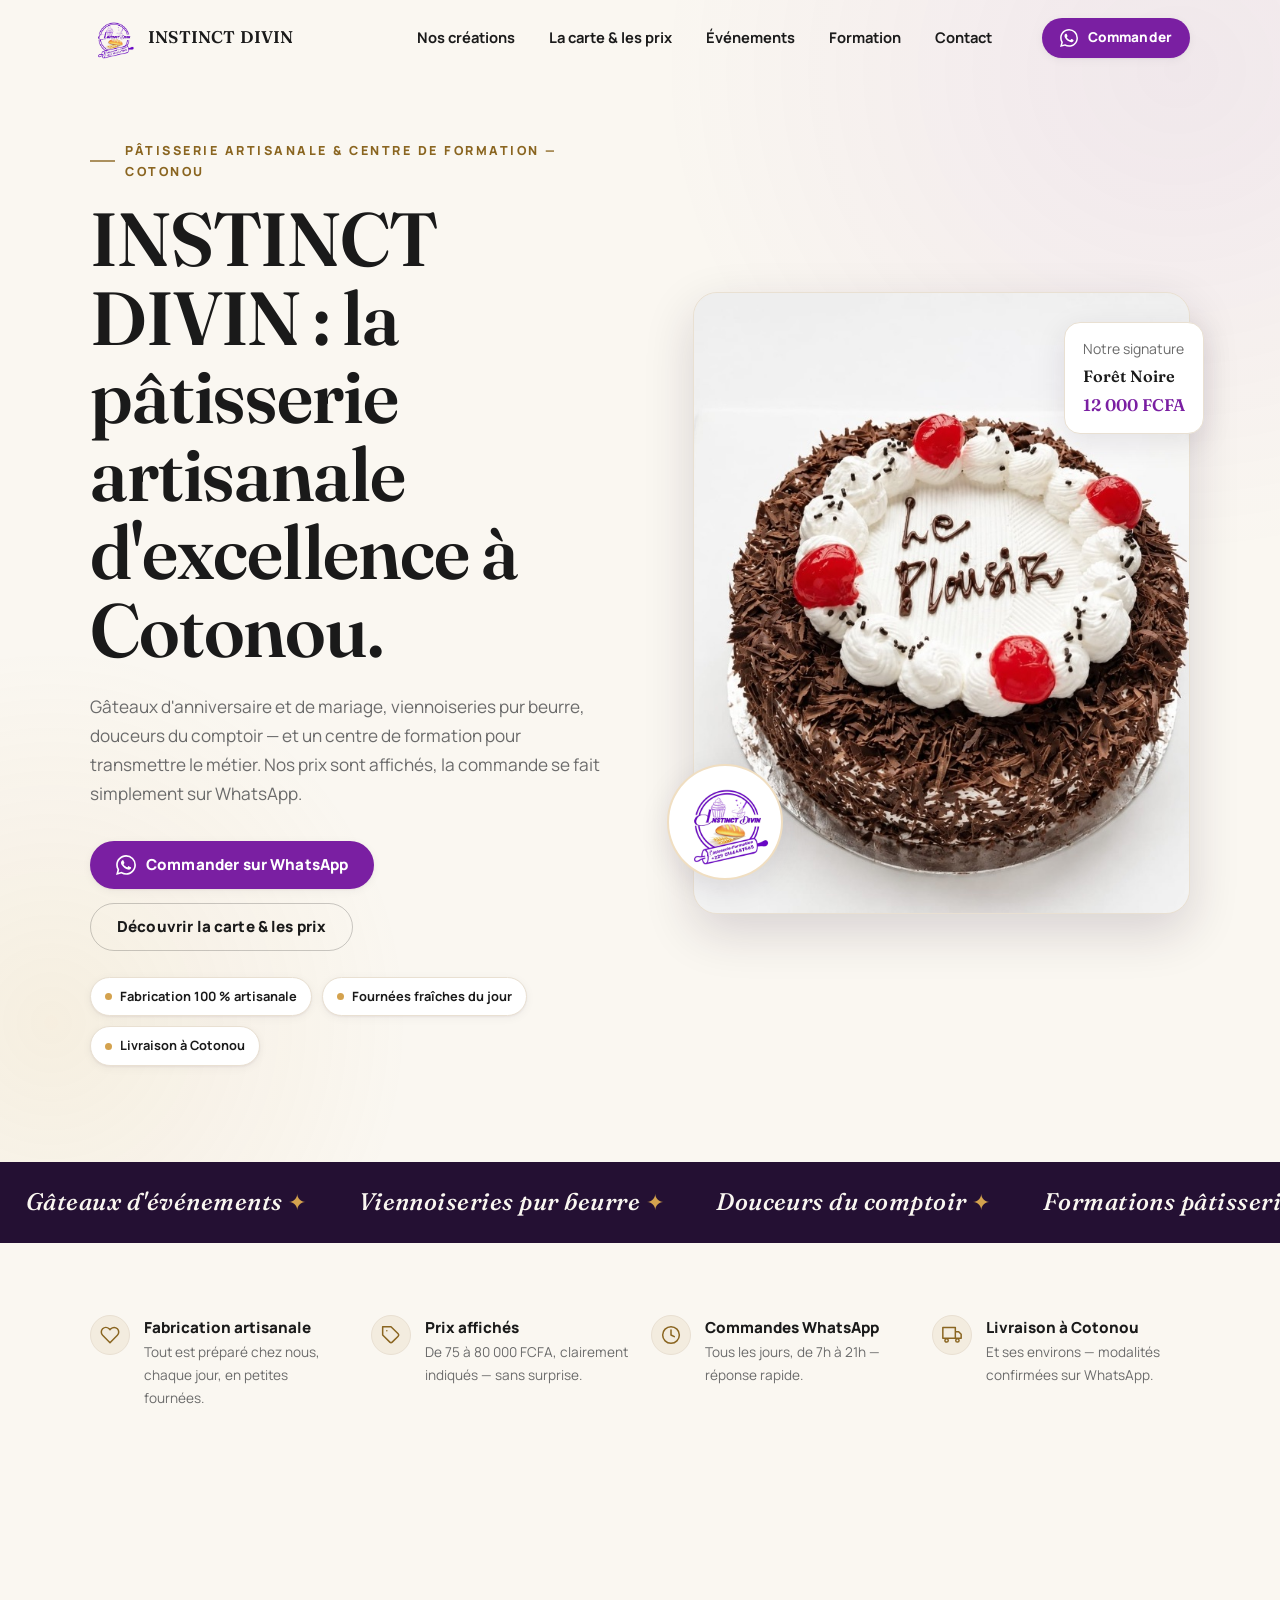
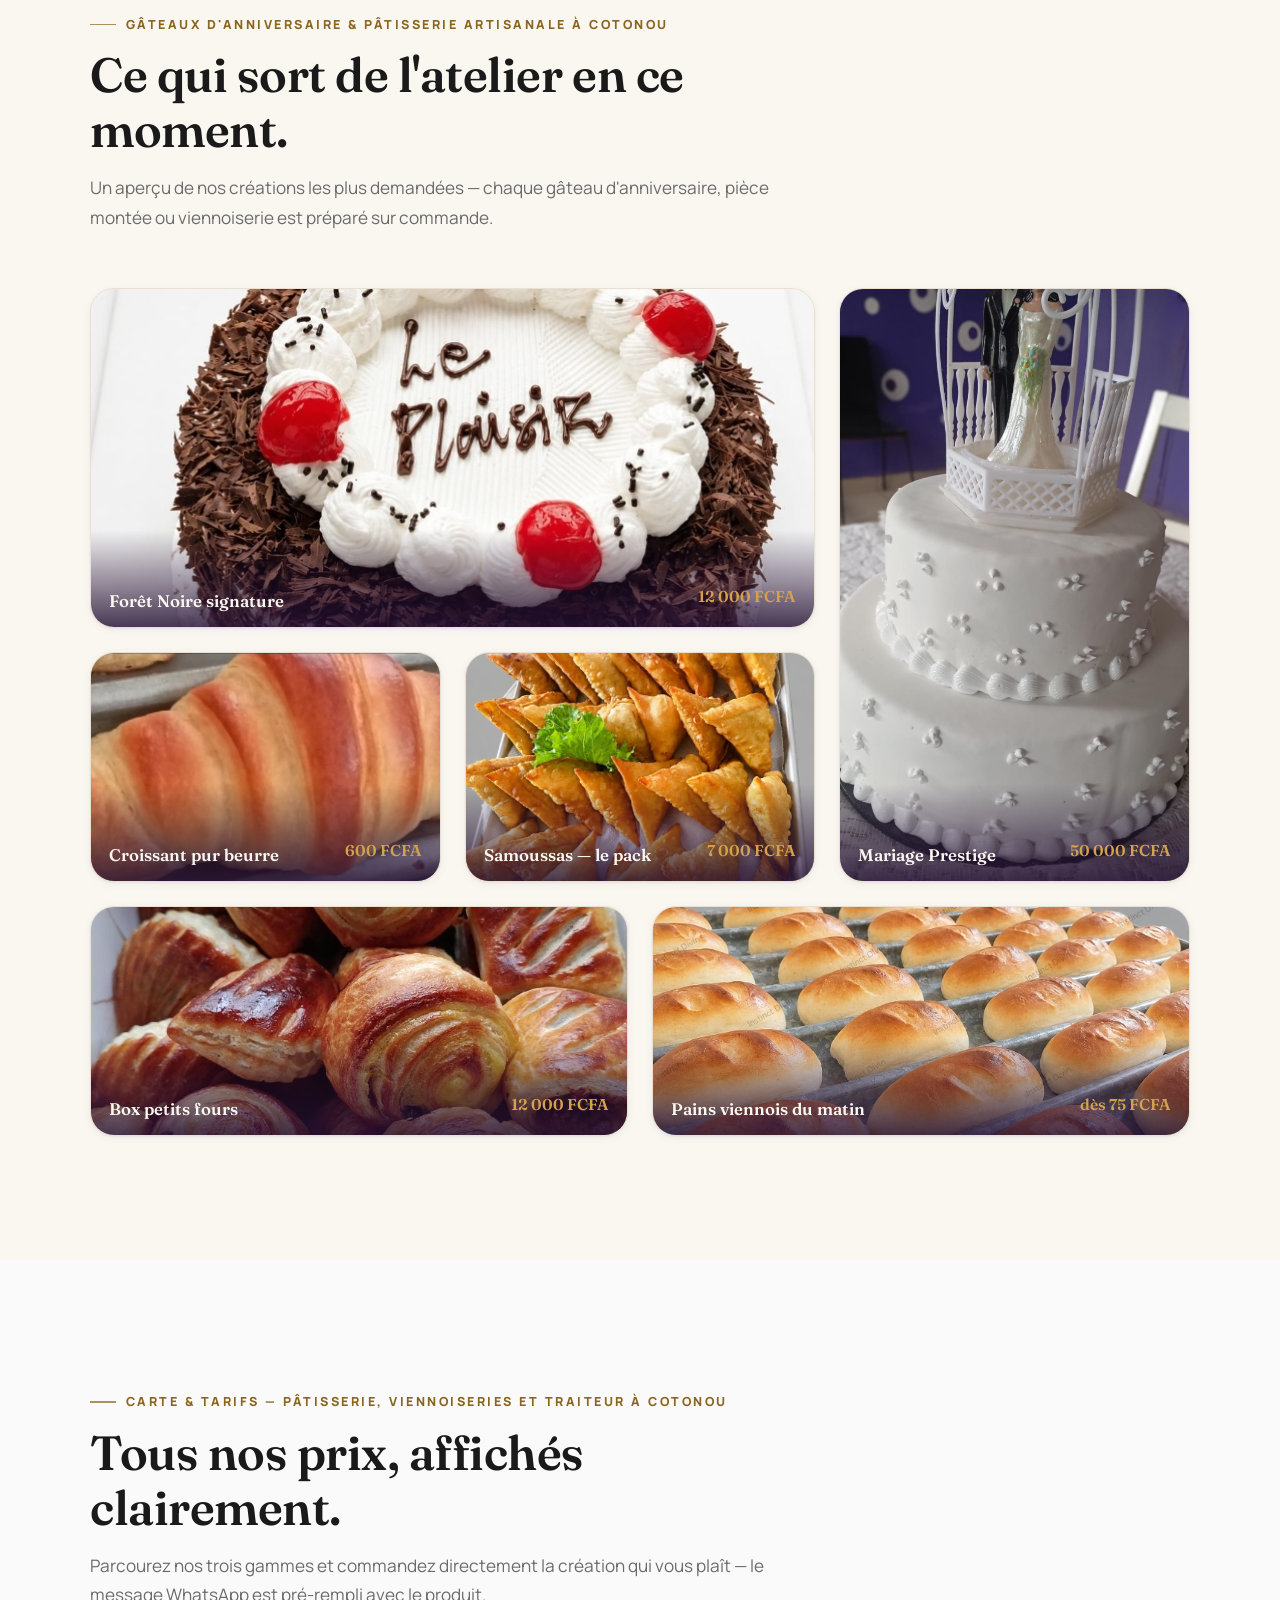
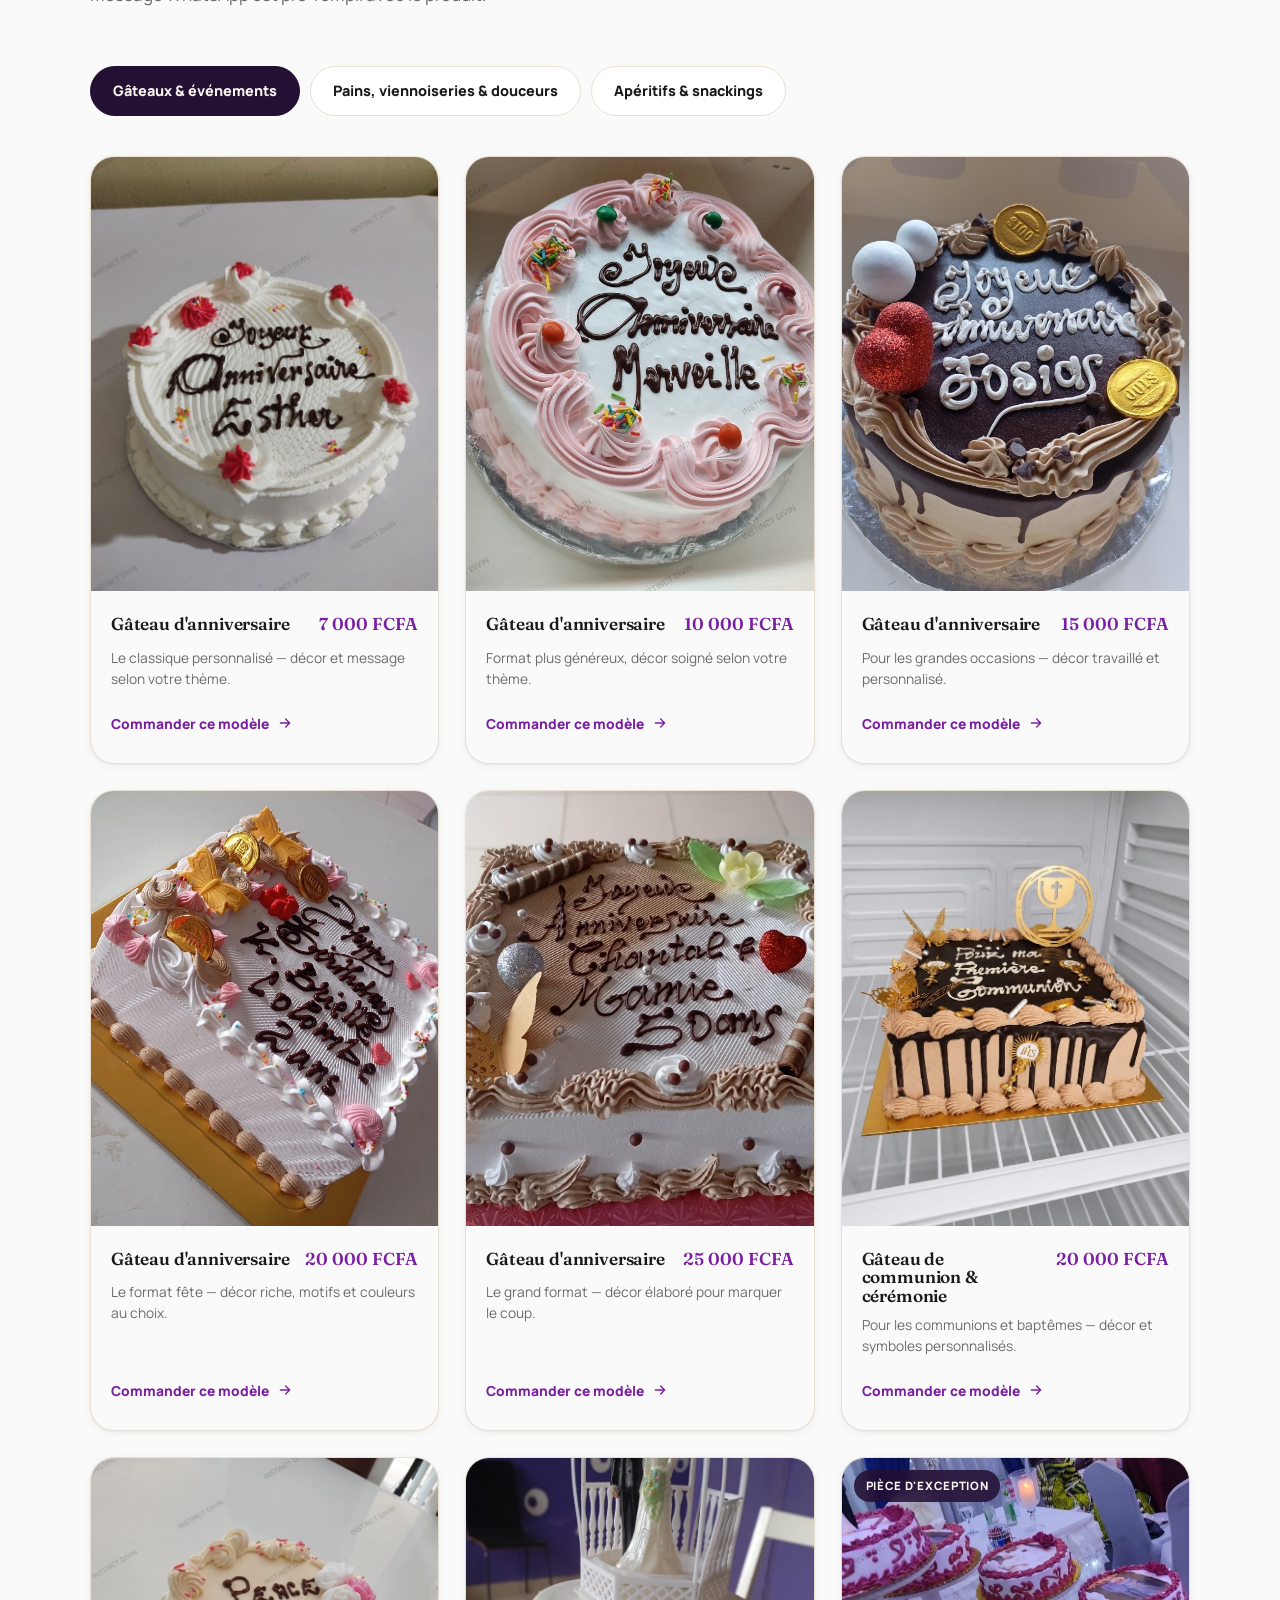
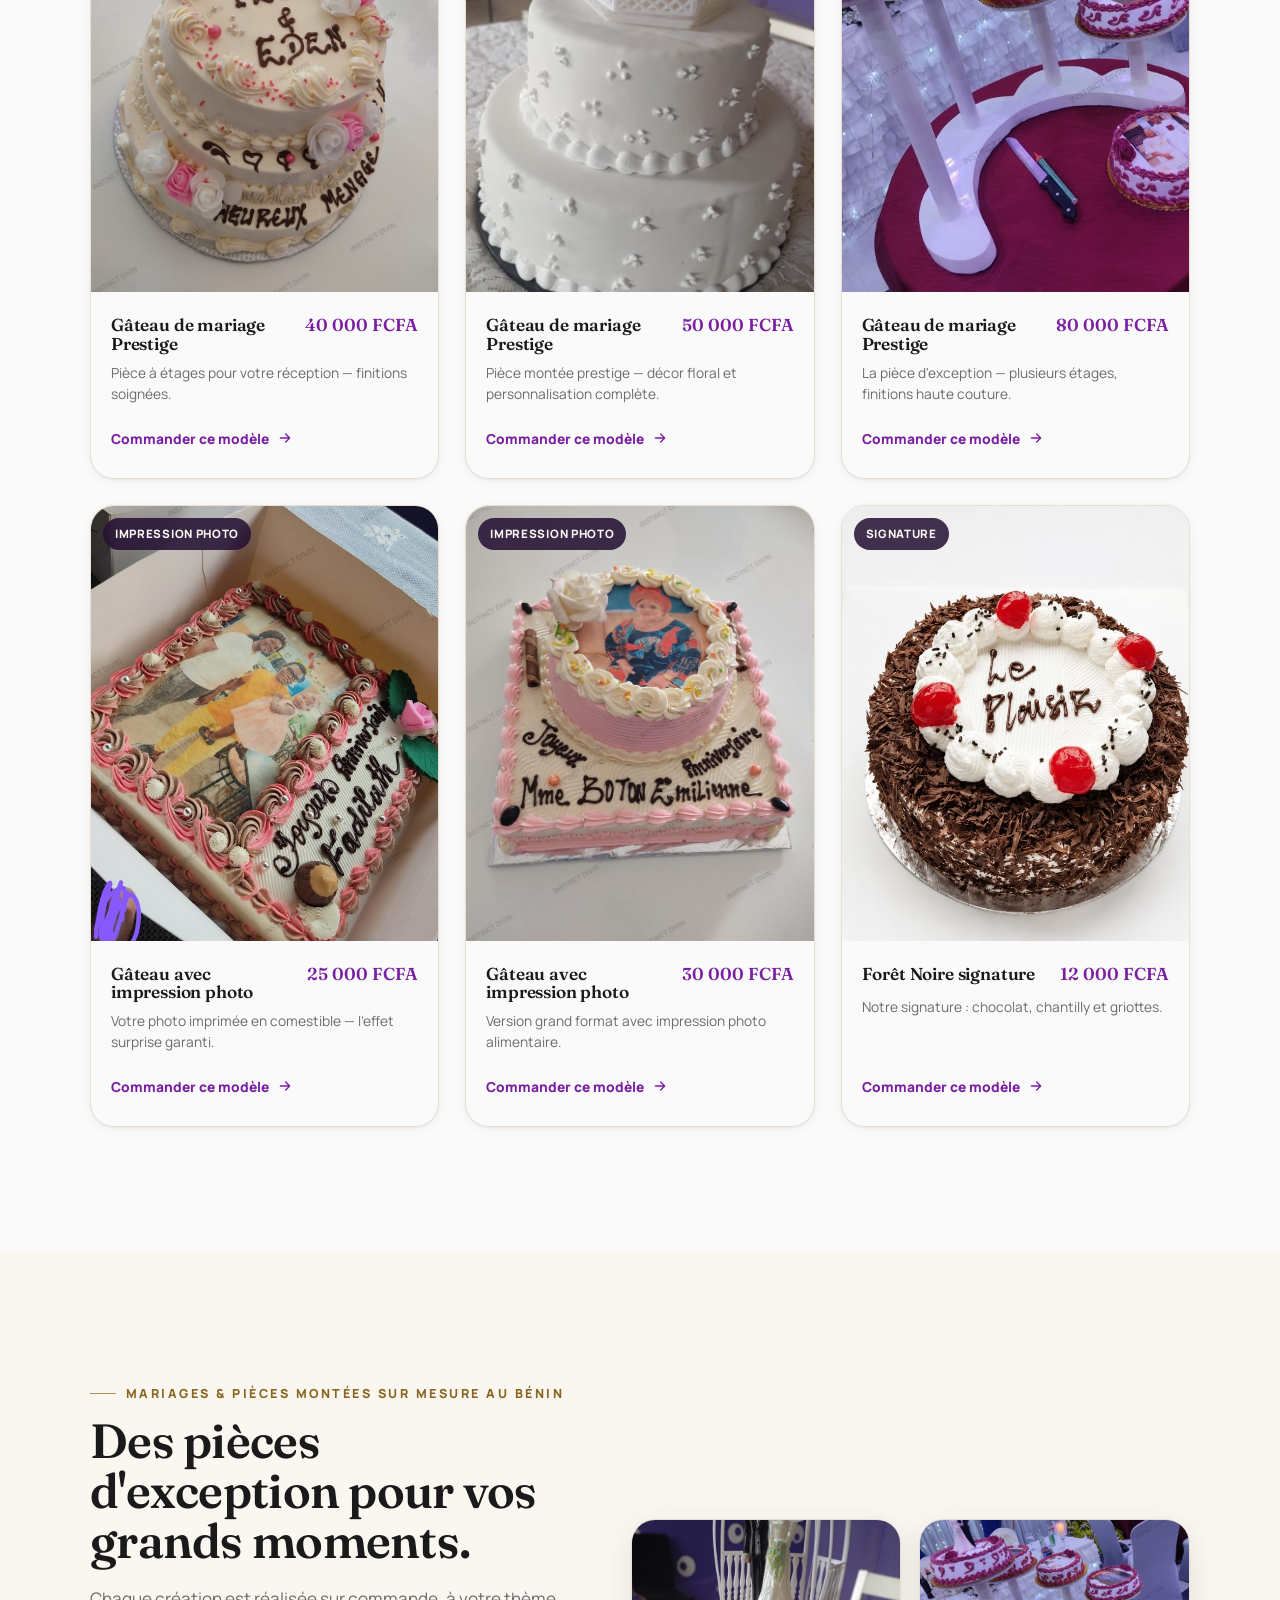
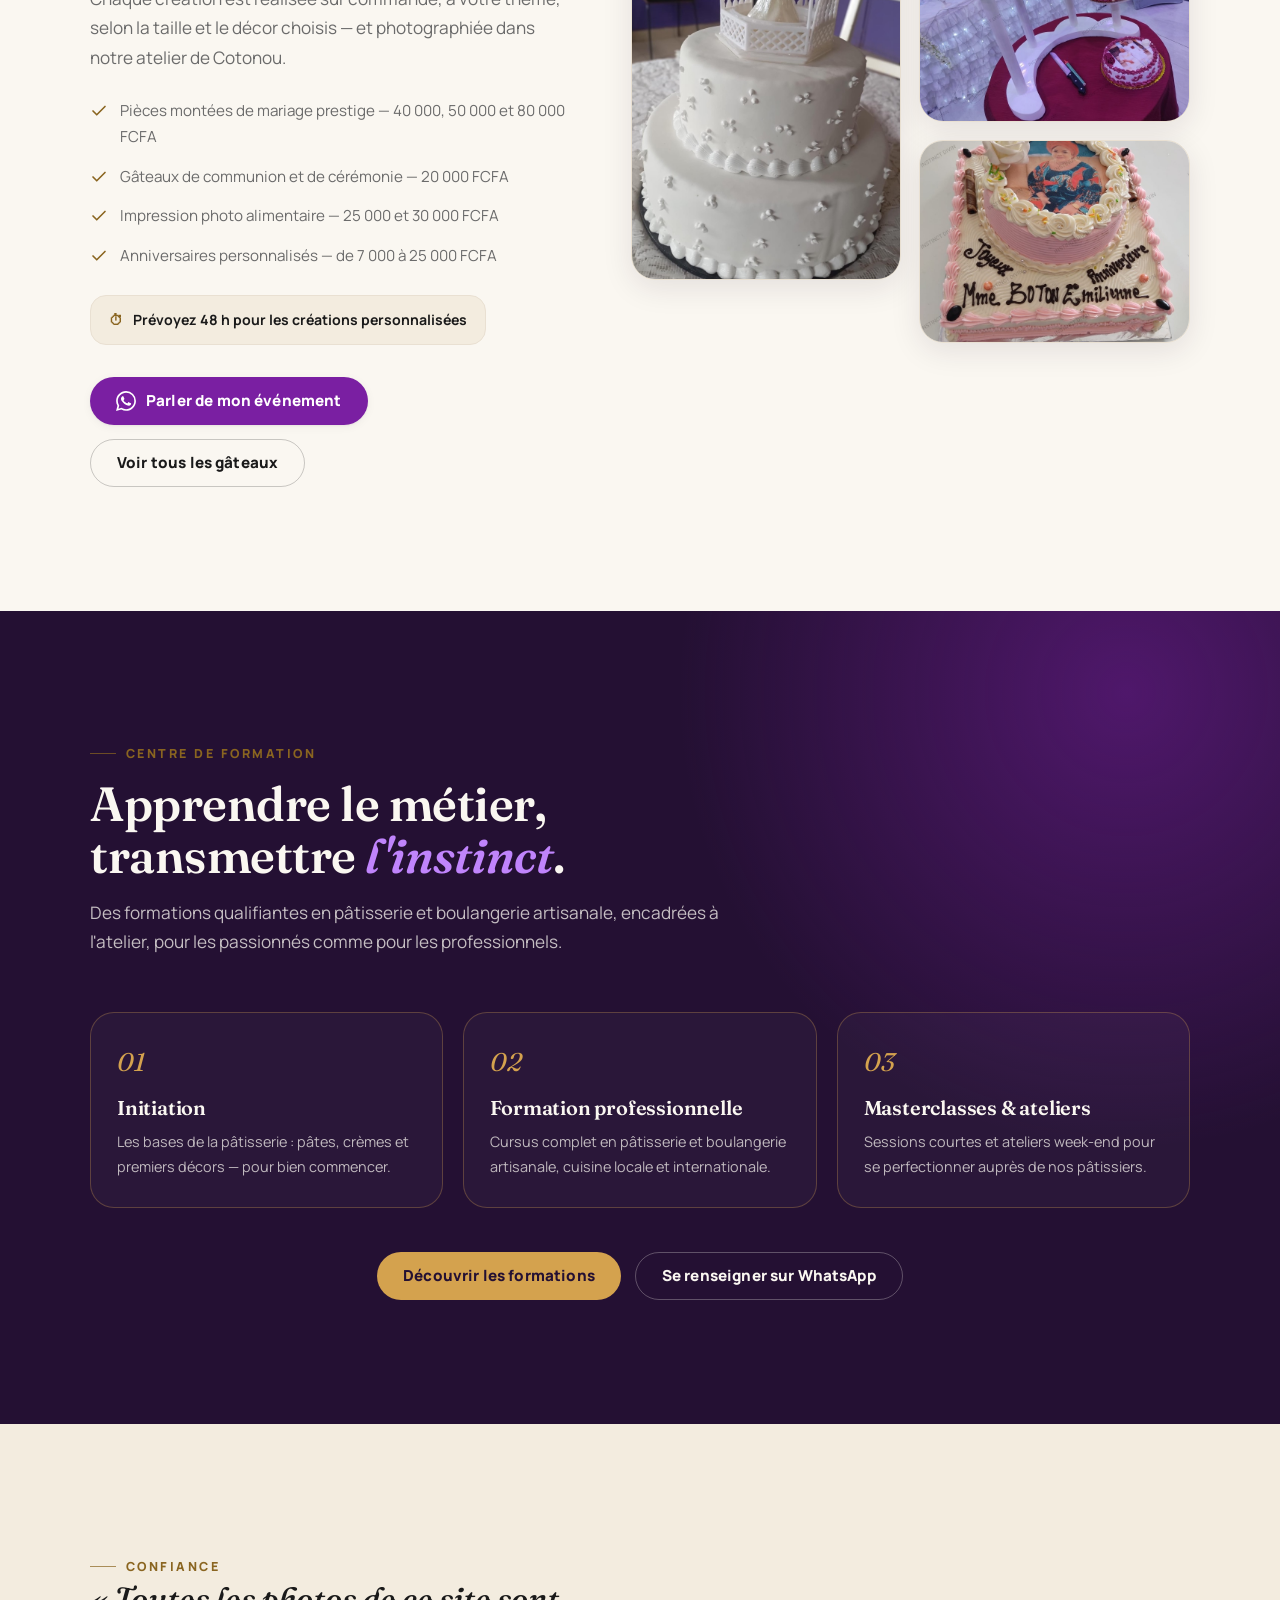
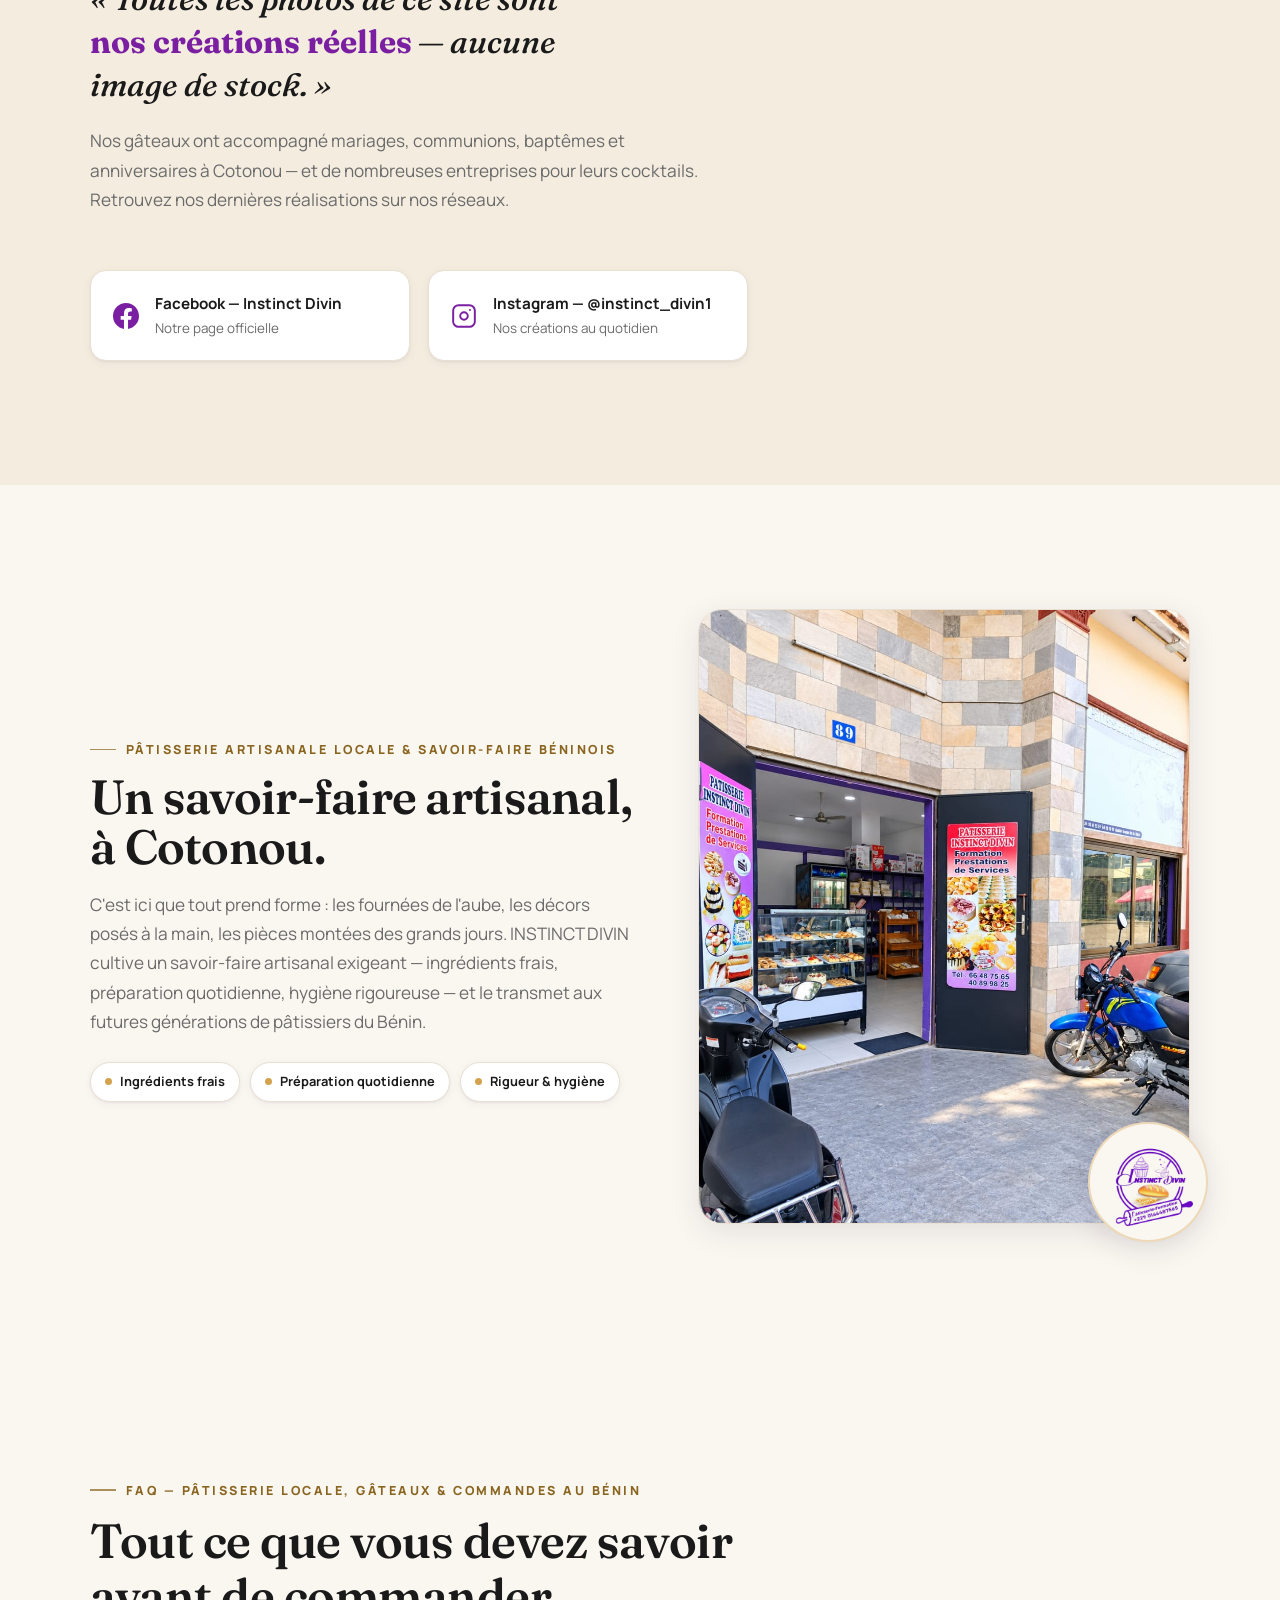
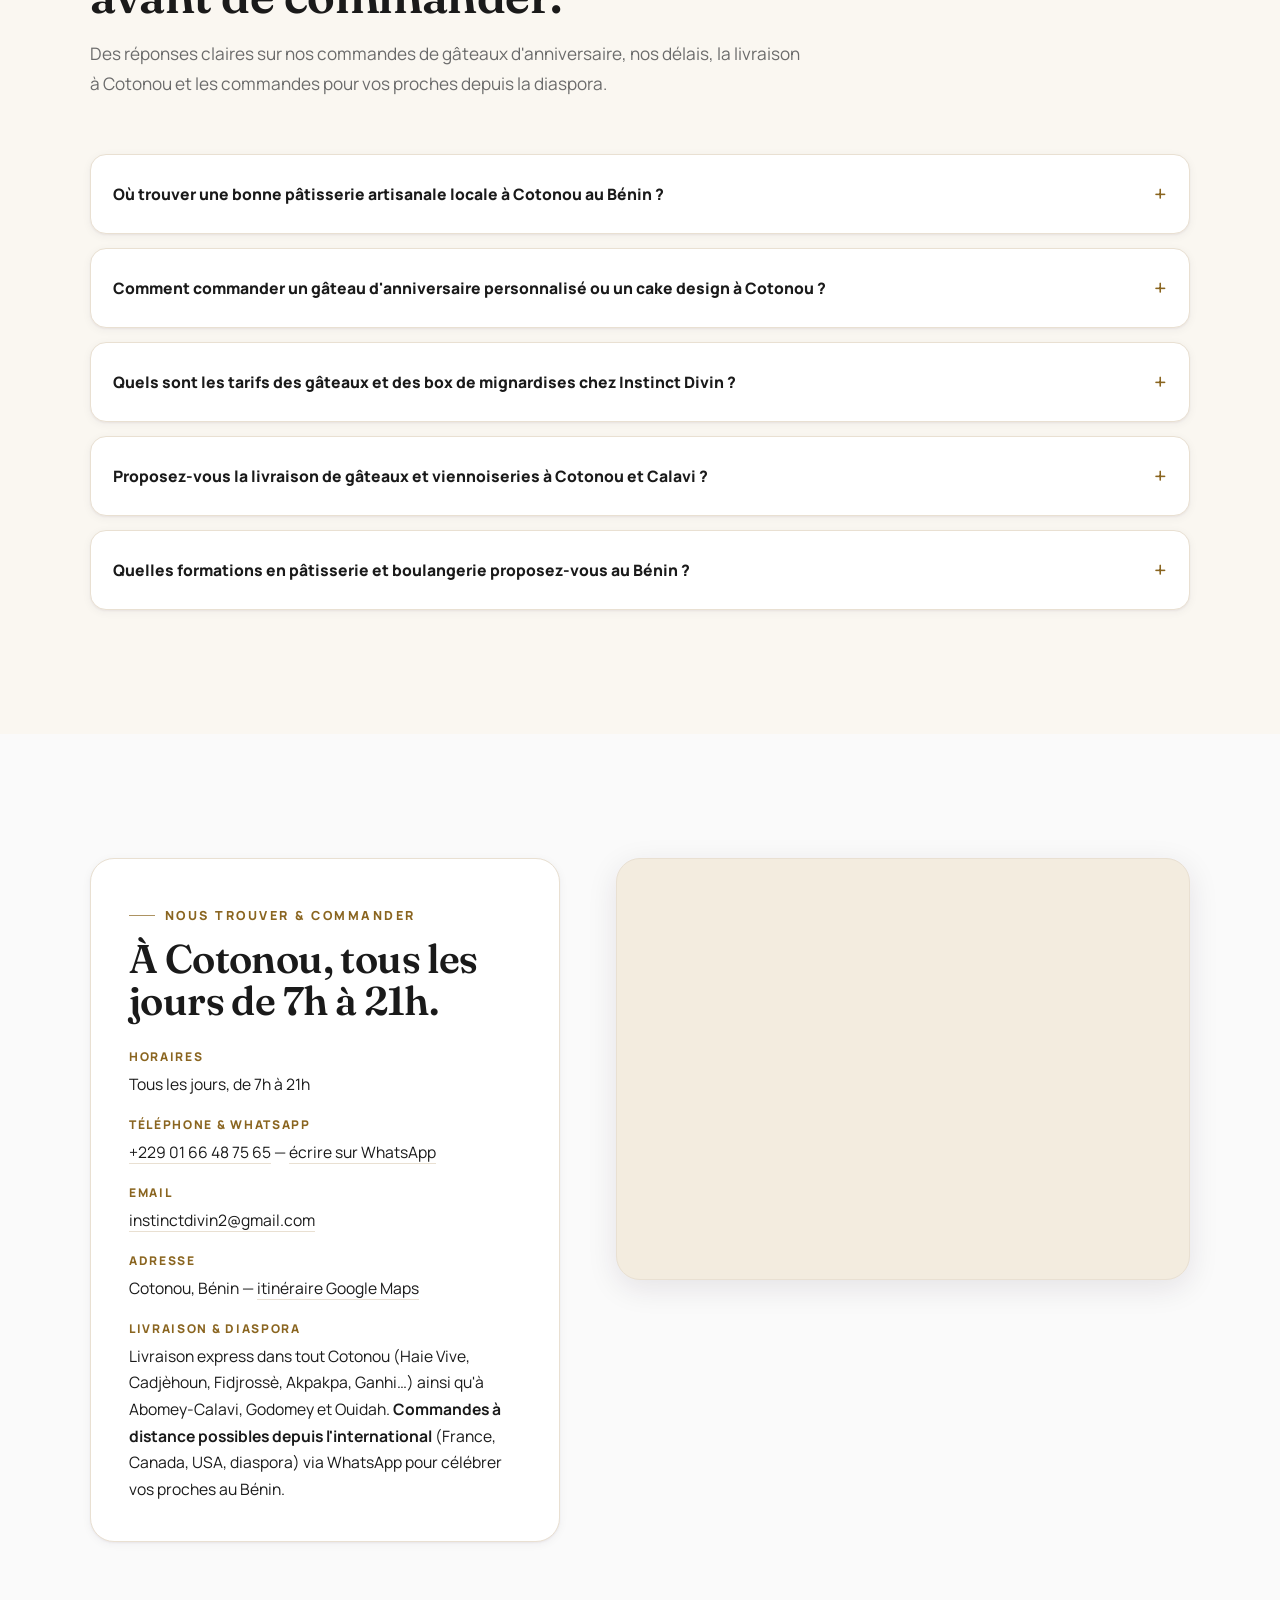
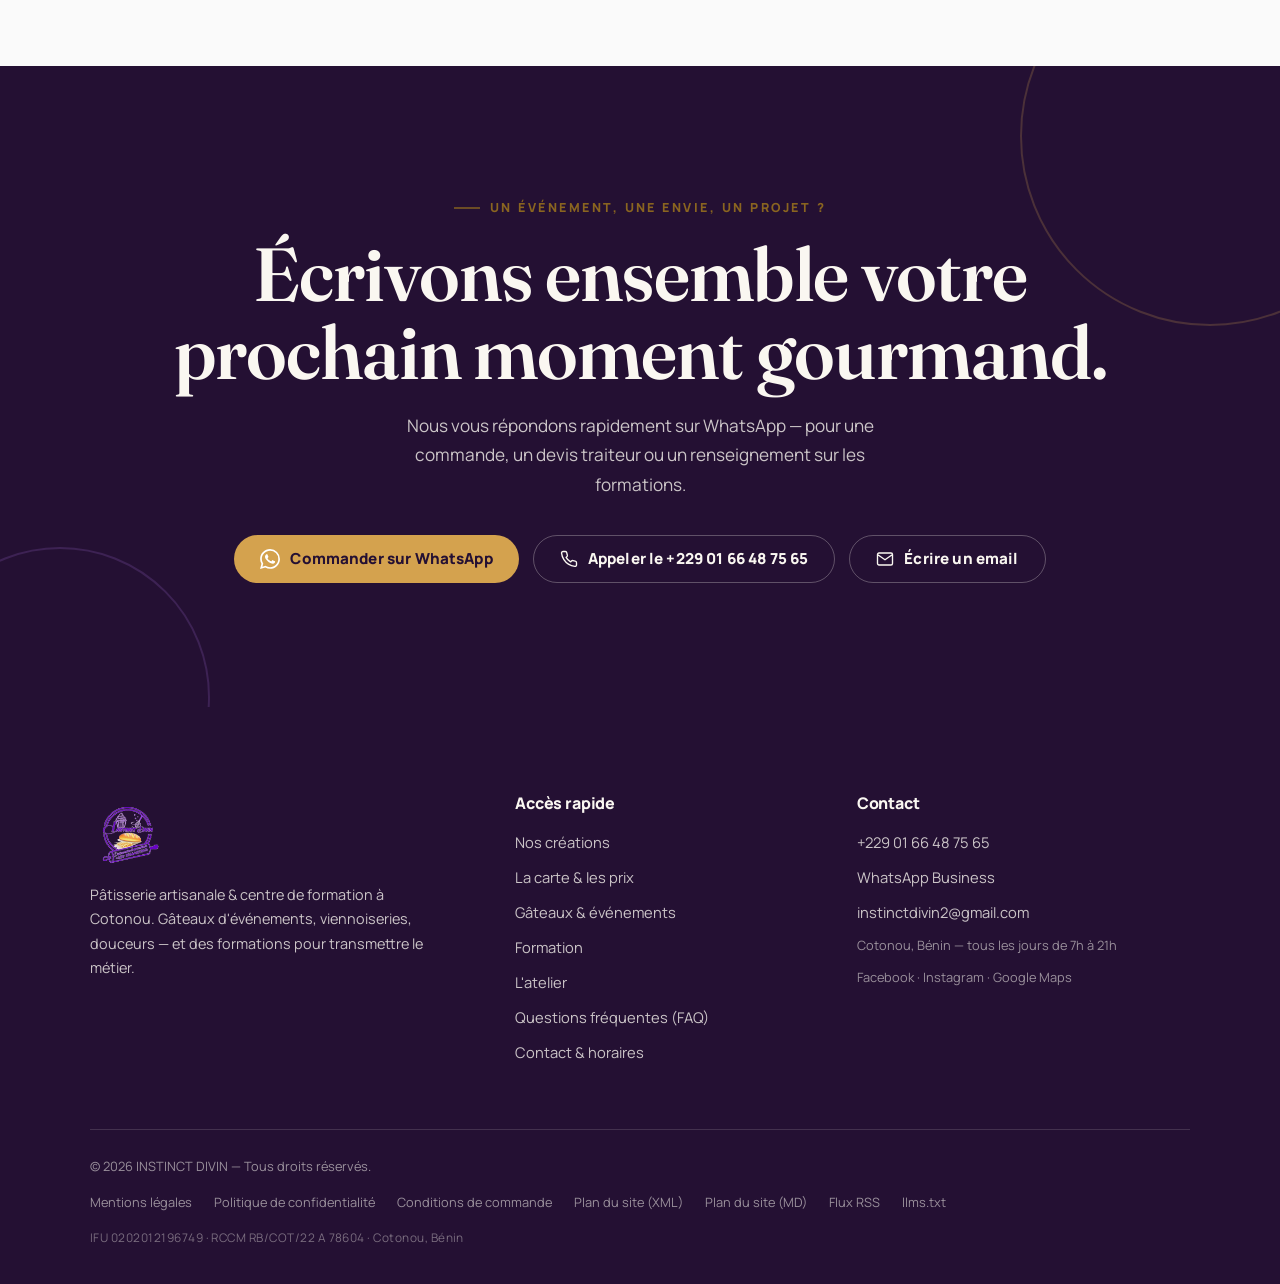
<file: index.html>
<!doctype html>
<html lang="fr">
<head>
<meta charset="utf-8">
<meta name="viewport" content="width=device-width, initial-scale=1">
<title>INSTINCT DIVIN | Pâtisserie Artisanale, Gâteaux &amp; Formation à Cotonou, Bénin</title>
<meta name="description" content="INSTINCT DIVIN est une pâtisserie artisanale d'excellence et centre de formation à Cotonou au Bénin : gâteaux d'anniversaire personnalisés, viennoiseries pur beurre, pièces montées et traiteur. Commandes sur WhatsApp (+229 01 66 48 75 65).">
<link rel="canonical" href="https://instinctdivin.com/">
<link rel="alternate" type="application/rss+xml" title="Flux RSS INSTINCT DIVIN" href="https://instinctdivin.com/rss.xml">
<meta name="google-site-verification" content="RIaX3cfjTY96L0k6P80RdzQ5UPWvviP93TxPL03QNKM">
<meta name="theme-color" content="#241033">
<!-- Open Graph -->
<meta property="og:type" content="website">
<meta property="og:locale" content="fr_FR">
<meta property="og:site_name" content="INSTINCT DIVIN">
<meta property="og:title" content="INSTINCT DIVIN | Pâtisserie Artisanale, Gâteaux &amp; Formation à Cotonou, Bénin">
<meta property="og:description" content="Pâtisserie artisanale et centre de formation à Cotonou au Bénin : gâteaux d'anniversaire sur mesure, viennoiseries pur beurre, douceurs du comptoir. Commandes sur WhatsApp.">
<meta property="og:url" content="https://instinctdivin.com/">
<meta property="og:image" content="https://instinctdivin.com/assets/img/og-cover.jpg">
<meta property="og:image:width" content="1200">
<meta property="og:image:height" content="630">
<meta name="twitter:card" content="summary_large_image">
<link rel="icon" type="image/png" href="favicon.png">
<link rel="apple-touch-icon" href="apple-touch-icon.png">
<link rel="preconnect" href="https://fonts.googleapis.com">
<link rel="preconnect" href="https://fonts.gstatic.com" crossorigin>
<link href="https://fonts.googleapis.com/css2?family=Fraunces:ital,opsz,wght@0,9..144,400..700;1,9..144,400..700&family=Manrope:wght@400..800&display=swap" rel="stylesheet">
<link rel="stylesheet" href="assets/css/style.css">
<script type="application/ld+json">
{
  "@context": "https://schema.org",
  "@graph": [
    {
      "@type": ["Bakery", "LocalBusiness"],
      "@id": "https://instinctdivin.com/#bakery",
      "name": "INSTINCT DIVIN",
      "alternateName": [
        "instinctdivin",
        "Instinct Divin",
        "Instinct Divin Cotonou",
        "Pâtisserie Instinct Divin",
        "Pâtisserie Instinct Divin Bénin"
      ],
      "disambiguatingDescription": "Pâtisserie artisanale, gâteaux sur mesure, viennoiseries et centre de formation professionnelle en pâtisserie et boulangerie situé à Cotonou au Bénin (marque commerciale distincte de la citation de Rousseau).",
      "description": "Pâtisserie artisanale d'excellence et centre de formation à Cotonou au Bénin : gâteaux d'anniversaire personnalisés, gâteaux de mariage, viennoiseries pur beurre, traiteur et formations en pâtisserie-boulangerie.",
      "url": "https://instinctdivin.com/",
      "telephone": "+2290166487565",
      "email": "instinctdivin2@gmail.com",
      "image": "https://instinctdivin.com/assets/img/og-cover.jpg",
      "logo": "https://instinctdivin.com/assets/img/logo.png",
      "priceRange": "75 FCFA – 80 000 FCFA",
      "currenciesAccepted": "XOF",
      "paymentAccepted": "Cash, Mobile Money, Virement bancaire",
      "hasMap": "https://maps.app.goo.gl/5irE1LpfZJMFtZVR9",
      "address": {
        "@type": "PostalAddress",
        "streetAddress": "Rue 1114",
        "addressLocality": "Cotonou",
        "addressRegion": "Littoral",
        "addressCountry": "BJ"
      },
      "areaServed": [
        { "@type": "City", "name": "Cotonou" },
        { "@type": "City", "name": "Abomey-Calavi" },
        { "@type": "Country", "name": "Bénin" }
      ],
      "openingHoursSpecification": {
        "@type": "OpeningHoursSpecification",
        "dayOfWeek": ["Monday","Tuesday","Wednesday","Thursday","Friday","Saturday","Sunday"],
        "opens": "07:00",
        "closes": "21:00"
      },
      "sameAs": [
        "https://www.facebook.com/Instinctdivinchezsylvan",
        "https://www.instagram.com/instinct_divin1",
        "https://maps.app.goo.gl/5irE1LpfZJMFtZVR9"
      ]
    },
    {
      "@type": "FAQPage",
      "@id": "https://instinctdivin.com/#faq",
      "mainEntity": [
        {
          "@type": "Question",
          "name": "Où trouver une bonne pâtisserie artisanale locale à Cotonou au Bénin ?",
          "acceptedAnswer": {
            "@type": "Answer",
            "text": "INSTINCT DIVIN est située à Cotonou (Rue 1114, proche de l'Abattoir et de l'Église Ste de l'Enfant). Notre atelier vous accueille 7j/7 de 7h à 21h pour vos gâteaux d'anniversaire sur mesure, pièces montées, viennoiseries pur beurre et mignardises traiteur."
          }
        },
        {
          "@type": "Question",
          "name": "Comment commander un gâteau d'anniversaire personnalisé ou un cake design à Cotonou ?",
          "acceptedAnswer": {
            "@type": "Answer",
            "text": "La commande s'effectue directement sur WhatsApp au +229 01 66 48 75 65. Envoyez votre photo d'inspiration, le nombre de convives et la date de l'événement. Prévoyez 24h à 48h de délai pour les gâteaux personnalisés et impressions photo alimentaires."
          }
        },
        {
          "@type": "Question",
          "name": "Quels sont les tarifs des gâteaux et des box de mignardises chez Instinct Divin ?",
          "acceptedAnswer": {
            "@type": "Answer",
            "text": "Nos gâteaux d'anniversaire débutent à 7 000 FCFA puis 10 000, 15 000, 20 000 et 25 000 FCFA selon le format et le décor. Les gâteaux avec impression photo vont de 25 000 à 30 000 FCFA. Les pièces montées de mariage vont de 40 000 à 80 000 FCFA. Les box de mignardises débutent dès 7 000 FCFA."
          }
        },
        {
          "@type": "Question",
          "name": "Proposez-vous la livraison de gâteaux et viennoiseries à Cotonou et Calavi ?",
          "acceptedAnswer": {
            "@type": "Answer",
            "text": "Oui, nous livrons à Cotonou (Haie Vive, Cadjèhoun, Fidjrossè, Akpakpa, Ganhi…) ainsi qu'à Abomey-Calavi et ses environs. Les commandes à distance depuis l'étranger (diaspora en France, Canada, etc.) sont acceptées pour faire livrer vos proches au Bénin."
          }
        },
        {
          "@type": "Question",
          "name": "Quelles formations en pâtisserie et boulangerie proposez-vous au Bénin ?",
          "acceptedAnswer": {
            "@type": "Answer",
            "text": "INSTINCT DIVIN forme les futurs professionnels et passionnés à Cotonou : ateliers initiation, masterclasses thématiques et cursus professionnel certifiant 100% pratique en laboratoire."
          }
        }
      ]
    }
  ]
}
</script>
</head>
<body>
<a class="skip-link" href="#contenu">Aller au contenu</a>

<!-- Sprite d'icônes -->
<svg width="0" height="0" style="position:absolute" aria-hidden="true">
  <symbol id="i-wa" viewBox="0 0 24 24"><path fill="currentColor" d="M17.472 14.382c-.297-.149-1.758-.867-2.03-.967-.273-.099-.471-.148-.67.15-.197.297-.767.966-.94 1.164-.173.199-.347.223-.644.075-.297-.15-1.255-.463-2.39-1.475-.883-.788-1.48-1.761-1.653-2.059-.173-.297-.018-.458.13-.606.134-.133.298-.347.446-.52.149-.174.198-.298.298-.497.099-.198.05-.371-.025-.52-.075-.149-.669-1.612-.916-2.207-.242-.579-.487-.5-.669-.51-.173-.008-.371-.01-.57-.01-.198 0-.52.074-.792.372-.272.297-1.04 1.016-1.04 2.479 0 1.462 1.065 2.875 1.213 3.074.149.198 2.096 3.2 5.077 4.487.709.306 1.262.489 1.694.625.712.227 1.36.195 1.871.118.571-.085 1.758-.719 2.006-1.413.248-.694.248-1.289.173-1.413-.074-.124-.272-.198-.57-.347m-5.421 7.403h-.004a9.87 9.87 0 0 1-5.031-1.378l-.361-.214-3.741.982.998-3.648-.235-.374a9.86 9.86 0 0 1-1.51-5.26c.001-5.45 4.436-9.884 9.888-9.884 2.64 0 5.122 1.03 6.988 2.898a9.825 9.825 0 0 1 2.893 6.994c-.003 5.45-4.437 9.884-9.885 9.884m8.413-18.297A11.815 11.815 0 0 0 12.05 0C5.495 0 .16 5.335.157 11.892c0 2.096.547 4.142 1.588 5.945L.057 24l6.305-1.654a11.882 11.882 0 0 0 5.683 1.448h.005c6.554 0 11.89-5.335 11.893-11.893a11.821 11.821 0 0 0-3.48-8.413Z"/></symbol>
  <symbol id="i-arrow" viewBox="0 0 24 24"><path fill="none" stroke="currentColor" stroke-width="2" stroke-linecap="round" stroke-linejoin="round" d="M5 12h14m-6-6 6 6-6 6"/></symbol>
  <symbol id="i-phone" viewBox="0 0 24 24"><path fill="none" stroke="currentColor" stroke-width="1.8" stroke-linecap="round" stroke-linejoin="round" d="M22 16.92v3a2 2 0 0 1-2.18 2 19.79 19.79 0 0 1-8.63-3.07 19.5 19.5 0 0 1-6-6A19.79 19.79 0 0 1 2.08 4.18 2 2 0 0 1 4.06 2h3a2 2 0 0 1 2 1.72c.127.96.361 1.903.7 2.81a2 2 0 0 1-.45 2.11L8.09 9.91a16 16 0 0 0 6 6l1.27-1.27a2 2 0 0 1 2.11-.45c.907.339 1.85.573 2.81.7A2 2 0 0 1 22 16.92z"/></symbol>
  <symbol id="i-mail" viewBox="0 0 24 24"><path fill="none" stroke="currentColor" stroke-width="1.8" stroke-linecap="round" stroke-linejoin="round" d="M4 4h16a2 2 0 0 1 2 2v12a2 2 0 0 1-2 2H4a2 2 0 0 1-2-2V6a2 2 0 0 1 2-2zm18 2-10 7L2 6"/></symbol>
  <symbol id="i-clock" viewBox="0 0 24 24"><path fill="none" stroke="currentColor" stroke-width="1.8" stroke-linecap="round" stroke-linejoin="round" d="M12 22a10 10 0 1 0 0-20 10 10 0 0 0 0 20zm0-16v6l4 2"/></symbol>
  <symbol id="i-truck" viewBox="0 0 24 24"><path fill="none" stroke="currentColor" stroke-width="1.8" stroke-linecap="round" stroke-linejoin="round" d="M1 3h15v13H1zm15 5h4l3 3v5h-7z"/><circle cx="5.5" cy="18.5" r="2" fill="none" stroke="currentColor" stroke-width="1.8"/><circle cx="18.5" cy="18.5" r="2" fill="none" stroke="currentColor" stroke-width="1.8"/></symbol>
  <symbol id="i-tag" viewBox="0 0 24 24"><path fill="none" stroke="currentColor" stroke-width="1.8" stroke-linecap="round" stroke-linejoin="round" d="m20.59 13.41-7.17 7.17a2 2 0 0 1-2.83 0L2 12V2h10l8.59 8.59a2 2 0 0 1 0 2.82zM7 7h.01"/></symbol>
  <symbol id="i-heart" viewBox="0 0 24 24"><path fill="none" stroke="currentColor" stroke-width="1.8" stroke-linecap="round" stroke-linejoin="round" d="M20.84 4.61a5.5 5.5 0 0 0-7.78 0L12 5.67l-1.06-1.06a5.5 5.5 0 0 0-7.78 7.78L12 21.23l8.84-8.84a5.5 5.5 0 0 0 0-7.78z"/></symbol>
  <symbol id="i-check" viewBox="0 0 24 24"><path fill="none" stroke="currentColor" stroke-width="2.2" stroke-linecap="round" stroke-linejoin="round" d="m20 6-11 11-5-5"/></symbol>
  <symbol id="i-pin" viewBox="0 0 24 24"><path fill="none" stroke="currentColor" stroke-width="1.8" stroke-linecap="round" stroke-linejoin="round" d="M21 10c0 7-9 13-9 13s-9-6-9-13a9 9 0 0 1 18 0zm-9 3a3 3 0 1 0 0-6 3 3 0 0 0 0 6z"/></symbol>
  <symbol id="i-fb" viewBox="0 0 24 24"><path fill="currentColor" d="M24 12.07C24 5.4 18.63 0 12 0S0 5.4 0 12.07C0 18.1 4.39 23.09 10.13 24v-8.44H7.08v-3.49h3.05V9.41c0-3.02 1.79-4.7 4.53-4.7 1.31 0 2.68.24 2.68.24v2.97h-1.51c-1.49 0-1.95.93-1.95 1.89v2.26h3.32l-.53 3.49h-2.79V24C19.61 23.09 24 18.1 24 12.07z"/></symbol>
  <symbol id="i-ig" viewBox="0 0 24 24"><path fill="none" stroke="currentColor" stroke-width="1.8" stroke-linecap="round" stroke-linejoin="round" d="M7 2h10a5 5 0 0 1 5 5v10a5 5 0 0 1-5 5H7a5 5 0 0 1-5-5V7a5 5 0 0 1 5-5zm5 6.5a3.5 3.5 0 1 0 0 7 3.5 3.5 0 0 0 0-7zM17.5 6.5h.01"/></symbol>
  <symbol id="i-menu" viewBox="0 0 24 24"><path fill="none" stroke="currentColor" stroke-width="2" stroke-linecap="round" d="M4 7h16M4 12h16M4 17h16"/></symbol>
  <symbol id="i-close" viewBox="0 0 24 24"><path fill="none" stroke="currentColor" stroke-width="2" stroke-linecap="round" d="M6 6l12 12M18 6 6 18"/></symbol>
</svg>

<!-- ===================== NAVIGATION ===================== -->
<header class="nav" id="nav">
  <div class="container nav__inner">
    <a class="nav__brand" href="index.html" aria-label="INSTINCT DIVIN — Accueil">
      <img src="assets/img/logo.png" alt="Logo INSTINCT DIVIN — pâtisserie et formation à Cotonou">
      <span>INSTINCT DIVIN</span>
    </a>
    <nav class="nav__links" aria-label="Navigation principale">
      <a href="#selection">Nos créations</a>
      <a href="#carte">La carte &amp; les prix</a>
      <a href="#evenements">Événements</a>
      <a href="formation.html">Formation</a>
      <a href="#contact">Contact</a>
    </nav>
    <a class="btn btn--primary btn--sm nav__cta wa" href="https://wa.me/2290166487565" data-wa="order">
      <svg width="18" height="18" class="ico-wa" aria-hidden="true"><use href="#i-wa"/></svg>
      Commander
    </a>
    <button class="nav__toggle" id="navToggle" aria-expanded="false" aria-controls="navPanel">
      <span class="sr-only">Ouvrir le menu</span>
      <svg width="22" height="22" aria-hidden="true"><use href="#i-menu"/></svg>
    </button>
  </div>
</header>

<!-- Panneau mobile -->
<div class="nav__panel" id="navPanel" aria-hidden="true">
  <div class="nav__panel-top">
    <img src="assets/img/logo.png" alt="">
    <button class="nav__close" id="navClose"><span class="sr-only">Fermer le menu</span><svg width="22" height="22" aria-hidden="true"><use href="#i-close"/></svg></button>
  </div>
  <nav aria-label="Navigation mobile">
    <a href="#selection">Nos créations</a>
    <a href="#carte">La carte &amp; les prix</a>
    <a href="#evenements">Gâteaux &amp; événements</a>
    <a href="formation.html">Formation</a>
    <a href="#histoire">L'atelier</a>
    <a href="#contact">Contact &amp; horaires</a>
  </nav>
  <div class="nav__panel-foot">
    <a class="btn btn--gold wa" href="https://wa.me/2290166487565" data-wa="order">
      <svg width="18" height="18" class="ico-wa" aria-hidden="true"><use href="#i-wa"/></svg>
      Commander sur WhatsApp
    </a>
    <a class="btn btn--ghost" href="tel:+2290166487565">
      <svg width="18" height="18" aria-hidden="true"><use href="#i-phone"/></svg>
      +229 01 66 48 75 65
    </a>
    <p class="small">Tous les jours, de 7h à 21h — Cotonou, Bénin</p>
  </div>
</div>

<main id="contenu">

<!-- ===================== HERO ===================== -->
<section class="hero">
  <div class="container hero__grid">
    <div>
      <p class="eyebrow">Pâtisserie artisanale &amp; centre de formation — Cotonou</p>
      <h1 class="display">INSTINCT DIVIN : la pâtisserie artisanale d'excellence à Cotonou.</h1>
      <p class="lead">Gâteaux d'anniversaire et de mariage, viennoiseries pur beurre, douceurs du comptoir — et un centre de formation pour transmettre le métier. Nos prix sont affichés, la commande se fait simplement sur WhatsApp.</p>
      <div class="hero__cta">
        <a class="btn btn--primary wa" href="https://wa.me/2290166487565" data-wa="order">
          <svg width="20" height="20" class="ico-wa" aria-hidden="true"><use href="#i-wa"/></svg>
          Commander sur WhatsApp
        </a>
        <a class="btn btn--ghost" href="#carte">Découvrir la carte &amp; les prix</a>
      </div>
      <div class="hero__badges">
        <span class="chip">Fabrication 100 % artisanale</span>
        <span class="chip">Fournées fraîches du jour</span>
        <span class="chip">Livraison à Cotonou</span>
      </div>
    </div>
    <div class="hero__media">
      <div class="hero__photo">
        <img src="assets/img/foret-noire-12000.jpg" alt="Forêt Noire signature INSTINCT DIVIN — chocolat, chantilly et griottes, Cotonou" width="720" height="809" fetchpriority="high">
      </div>
      <div class="hero__seal" aria-hidden="true"><img src="assets/img/logo.png" alt=""></div>
      <a class="hero__float wa" href="https://wa.me/2290166487565" data-wa-product="Forêt Noire signature" data-wa-price="12 000 FCFA">
        <p class="small">Notre signature</p>
        <p class="name">Forêt Noire</p>
        <span class="price">12 000 FCFA</span>
      </a>
    </div>
  </div>
</section>

<!-- ===================== BANDEAU SIGNATURE ===================== -->
<div class="marquee" aria-hidden="true">
  <div class="marquee__track">
    <div class="marquee__seq">
      <span>Gâteaux d'événements <i>✦</i></span><span>Viennoiseries pur beurre <i>✦</i></span><span>Douceurs du comptoir <i>✦</i></span><span>Formations pâtisserie <i>✦</i></span><span>Cotonou <i>✦</i></span><span>Commandes WhatsApp <i>✦</i></span>
      <span>Gâteaux d'événements <i>✦</i></span><span>Viennoiseries pur beurre <i>✦</i></span><span>Douceurs du comptoir <i>✦</i></span><span>Formations pâtisserie <i>✦</i></span><span>Cotonou <i>✦</i></span><span>Commandes WhatsApp <i>✦</i></span>
    </div>
    <div class="marquee__seq">
      <span>Gâteaux d'événements <i>✦</i></span><span>Viennoiseries pur beurre <i>✦</i></span><span>Douceurs du comptoir <i>✦</i></span><span>Formations pâtisserie <i>✦</i></span><span>Cotonou <i>✦</i></span><span>Commandes WhatsApp <i>✦</i></span>
      <span>Gâteaux d'événements <i>✦</i></span><span>Viennoiseries pur beurre <i>✦</i></span><span>Douceurs du comptoir <i>✦</i></span><span>Formations pâtisserie <i>✦</i></span><span>Cotonou <i>✦</i></span><span>Commandes WhatsApp <i>✦</i></span>
    </div>
  </div>
</div>

<!-- ===================== RÉASSURANCE ===================== -->
<section class="section section--tight bg-cream">
  <div class="container">
    <ul class="trust">
      <li class="trust__item reveal">
        <span class="trust__dot"><svg width="20" height="20" aria-hidden="true"><use href="#i-heart"/></svg></span>
        <div><strong>Fabrication artisanale</strong><p>Tout est préparé chez nous, chaque jour, en petites fournées.</p></div>
      </li>
      <li class="trust__item reveal reveal--d1">
        <span class="trust__dot"><svg width="20" height="20" aria-hidden="true"><use href="#i-tag"/></svg></span>
        <div><strong>Prix affichés</strong><p>De 75 à 80 000 FCFA, clairement indiqués — sans surprise.</p></div>
      </li>
      <li class="trust__item reveal reveal--d2">
        <span class="trust__dot"><svg width="20" height="20" aria-hidden="true"><use href="#i-clock"/></svg></span>
        <div><strong>Commandes WhatsApp</strong><p>Tous les jours, de 7h à 21h — réponse rapide.</p></div>
      </li>
      <li class="trust__item reveal reveal--d3">
        <span class="trust__dot"><svg width="20" height="20" aria-hidden="true"><use href="#i-truck"/></svg></span>
        <div><strong>Livraison à Cotonou</strong><p>Et ses environs — modalités confirmées sur WhatsApp.</p></div>
      </li>
    </ul>
  </div>
</section>

<!-- ===================== SÉLECTION SIGNATURE ===================== -->
<section class="section bg-cream" id="selection">
  <div class="container">
    <div class="sec-head">
      <h2 class="eyebrow">Gâteaux d'anniversaire &amp; Pâtisserie artisanale à Cotonou</h2>
      <p class="editorial-heading">Ce qui sort de l'atelier en ce moment.</p>
      <p class="lead">Un aperçu de nos créations les plus demandées — chaque gâteau d'anniversaire, pièce montée ou viennoiserie est préparé sur commande.</p>
    </div>
    <div class="selection">
      <a class="sel sel--wide reveal wa" href="https://wa.me/2290166487565" data-wa-product="Forêt Noire signature" data-wa-price="12 000 FCFA">
        <img src="assets/img/foret-noire-12000.jpg" alt="Forêt Noire signature INSTINCT DIVIN — chocolat, chantilly et griottes, Cotonou" width="720" height="809" loading="lazy">
        <span class="sel__overlay"><span class="sel__name">Forêt Noire signature</span><span class="sel__price">12 000 FCFA</span></span>
      </a>
      <a class="sel sel--tall reveal wa" href="https://wa.me/2290166487565" data-wa-product="Gâteau de mariage Prestige 50 000" data-wa-price="50 000 FCFA">
        <img src="assets/img/gateau-mariage-50000.jpg" alt="Pièce montée de mariage prestige à deux étages — INSTINCT DIVIN Cotonou" width="720" height="1061" loading="lazy">
        <span class="sel__overlay"><span class="sel__name">Mariage Prestige</span><span class="sel__price">50 000 FCFA</span></span>
      </a>
      <a class="sel sel--std reveal wa" href="https://wa.me/2290166487565" data-wa-product="Croissant pur beurre" data-wa-price="600 FCFA">
        <img src="assets/img/croissant-beurre-600.jpg" alt="Croissants pur beurre dorés, tout juste sortis du four — INSTINCT DIVIN Cotonou" width="720" height="279" loading="lazy">
        <span class="sel__overlay"><span class="sel__name">Croissant pur beurre</span><span class="sel__price">600 FCFA</span></span>
      </a>
      <a class="sel sel--std reveal wa" href="https://wa.me/2290166487565" data-wa-product="Samoussas (le pack)" data-wa-price="7 000 FCFA">
        <img src="assets/img/samoussas-7000.jpg" alt="Samoussas croustillants dorés sur plateau — traiteur INSTINCT DIVIN Cotonou" width="720" height="959" loading="lazy">
        <span class="sel__overlay"><span class="sel__name">Samoussas — le pack</span><span class="sel__price">7 000 FCFA</span></span>
      </a>
      <a class="sel sel--half reveal wa" href="https://wa.me/2290166487565" data-wa-product="Box spéciale petits fours" data-wa-price="12 000 FCFA">
        <img src="assets/img/box-petits-fours-12000.jpg" alt="Box de petits fours gourmands sucrés et salés — INSTINCT DIVIN Cotonou" width="720" height="723" loading="lazy">
        <span class="sel__overlay"><span class="sel__name">Box petits fours</span><span class="sel__price">12 000 FCFA</span></span>
      </a>
      <a class="sel sel--half reveal wa" href="https://wa.me/2290166487565" data-wa-product="Pains viennois frais" data-wa-price="150 FCFA">
        <img src="assets/img/mini-pain-viennois-75.jpg" alt="Plateaux de pains viennois dorés à la sortie du four — INSTINCT DIVIN Cotonou" width="720" height="539" loading="lazy">
        <span class="sel__overlay"><span class="sel__name">Pains viennois du matin</span><span class="sel__price">dès 75 FCFA</span></span>
      </a>
    </div>
  </div>
</section>

<!-- ===================== LA CARTE COMPLÈTE ===================== -->
<section class="section bg-white" id="carte">
  <div class="container">
    <div class="sec-head">
      <h2 class="eyebrow">Carte &amp; Tarifs — Pâtisserie, Viennoiseries et Traiteur à Cotonou</h2>
      <p class="editorial-heading">Tous nos prix, affichés clairement.</p>
      <p class="lead">Parcourez nos trois gammes et commandez directement la création qui vous plaît — le message WhatsApp est pré-rempli avec le produit.</p>
    </div>

    <div class="tabs" role="tablist" aria-label="Gammes de la carte">
      <button class="tab" role="tab" id="tab-gateaux" aria-selected="true" aria-controls="panel-gateaux">Gâteaux &amp; événements</button>
      <button class="tab" role="tab" id="tab-pains" aria-selected="false" aria-controls="panel-pains" tabindex="-1">Pains, viennoiseries &amp; douceurs</button>
      <button class="tab" role="tab" id="tab-aperitifs" aria-selected="false" aria-controls="panel-aperitifs" tabindex="-1">Apéritifs &amp; snackings</button>
    </div>

    <!-- Gamme 1 : Gâteaux & événements -->
    <div class="tabpanel is-active" role="tabpanel" id="panel-gateaux" aria-labelledby="tab-gateaux" tabindex="0">
      <div class="grid-cards">
        <article class="dish reveal">
          <div class="dish__media"><img src="assets/img/gateau-anniversaire-7000.jpg" alt="Gâteau d'anniversaire personnalisé 7 000 FCFA — INSTINCT DIVIN Cotonou" width="720" height="959" loading="lazy"></div>
          <div class="dish__body">
            <div class="dish__top"><h3 class="dish__name">Gâteau d'anniversaire</h3><span class="price dish__price">7 000 FCFA</span></div>
            <p class="dish__desc">Le classique personnalisé — décor et message selon votre thème.</p>
            <a class="dish__cta wa" href="https://wa.me/2290166487565" data-wa-product="Gâteau d'anniversaire (7 000 FCFA)" data-wa-price="7 000 FCFA">Commander ce modèle <svg width="16" height="16" aria-hidden="true"><use href="#i-arrow"/></svg></a>
          </div>
        </article>
        <article class="dish reveal">
          <div class="dish__media"><img src="assets/img/gateau-anniversaire-10000.jpg" alt="Gâteau d'anniversaire 10 000 FCFA décor rose — INSTINCT DIVIN Cotonou" width="720" height="759" loading="lazy"></div>
          <div class="dish__body">
            <div class="dish__top"><h3 class="dish__name">Gâteau d'anniversaire</h3><span class="price dish__price">10 000 FCFA</span></div>
            <p class="dish__desc">Format plus généreux, décor soigné selon votre thème.</p>
            <a class="dish__cta wa" href="https://wa.me/2290166487565" data-wa-product="Gâteau d'anniversaire (10 000 FCFA)" data-wa-price="10 000 FCFA">Commander ce modèle <svg width="16" height="16" aria-hidden="true"><use href="#i-arrow"/></svg></a>
          </div>
        </article>
        <article class="dish reveal">
          <div class="dish__media"><img src="assets/img/gateau-anniversaire-15000.jpg" alt="Gâteau d'anniversaire chocolat 15 000 FCFA — INSTINCT DIVIN Cotonou" width="720" height="783" loading="lazy"></div>
          <div class="dish__body">
            <div class="dish__top"><h3 class="dish__name">Gâteau d'anniversaire</h3><span class="price dish__price">15 000 FCFA</span></div>
            <p class="dish__desc">Pour les grandes occasions — décor travaillé et personnalisé.</p>
            <a class="dish__cta wa" href="https://wa.me/2290166487565" data-wa-product="Gâteau d'anniversaire (15 000 FCFA)" data-wa-price="15 000 FCFA">Commander ce modèle <svg width="16" height="16" aria-hidden="true"><use href="#i-arrow"/></svg></a>
          </div>
        </article>
        <article class="dish reveal">
          <div class="dish__media"><img src="assets/img/gateau-anniversaire-20000.jpg" alt="Gâteau d'anniversaire 20 000 FCFA décor doré — INSTINCT DIVIN Cotonou" width="720" height="823" loading="lazy"></div>
          <div class="dish__body">
            <div class="dish__top"><h3 class="dish__name">Gâteau d'anniversaire</h3><span class="price dish__price">20 000 FCFA</span></div>
            <p class="dish__desc">Le format fête — décor riche, motifs et couleurs au choix.</p>
            <a class="dish__cta wa" href="https://wa.me/2290166487565" data-wa-product="Gâteau d'anniversaire (20 000 FCFA)" data-wa-price="20 000 FCFA">Commander ce modèle <svg width="16" height="16" aria-hidden="true"><use href="#i-arrow"/></svg></a>
          </div>
        </article>
        <article class="dish reveal">
          <div class="dish__media"><img src="assets/img/gateau-anniversaire-25000.jpg" alt="Gâteau d'anniversaire 25 000 FCFA décor élaboré — INSTINCT DIVIN Cotonou" width="720" height="613" loading="lazy"></div>
          <div class="dish__body">
            <div class="dish__top"><h3 class="dish__name">Gâteau d'anniversaire</h3><span class="price dish__price">25 000 FCFA</span></div>
            <p class="dish__desc">Le grand format — décor élaboré pour marquer le coup.</p>
            <a class="dish__cta wa" href="https://wa.me/2290166487565" data-wa-product="Gâteau d'anniversaire (25 000 FCFA)" data-wa-price="25 000 FCFA">Commander ce modèle <svg width="16" height="16" aria-hidden="true"><use href="#i-arrow"/></svg></a>
          </div>
        </article>
        <article class="dish reveal">
          <div class="dish__media"><img src="assets/img/gateau-communion-20000.jpg" alt="Gâteau de première communion 20 000 FCFA décor doré — INSTINCT DIVIN Cotonou" width="720" height="959" loading="lazy"></div>
          <div class="dish__body">
            <div class="dish__top"><h3 class="dish__name">Gâteau de communion &amp; cérémonie</h3><span class="price dish__price">20 000 FCFA</span></div>
            <p class="dish__desc">Pour les communions et baptêmes — décor et symboles personnalisés.</p>
            <a class="dish__cta wa" href="https://wa.me/2290166487565" data-wa-product="Gâteau de communion (20 000 FCFA)" data-wa-price="20 000 FCFA">Commander ce modèle <svg width="16" height="16" aria-hidden="true"><use href="#i-arrow"/></svg></a>
          </div>
        </article>
        <article class="dish reveal">
          <div class="dish__media"><img src="assets/img/gateau-mariage-40000.jpg" alt="Gâteau de mariage Prestige 40 000 FCFA deux étages — INSTINCT DIVIN Cotonou" width="720" height="959" loading="lazy"></div>
          <div class="dish__body">
            <div class="dish__top"><h3 class="dish__name">Gâteau de mariage Prestige</h3><span class="price dish__price">40 000 FCFA</span></div>
            <p class="dish__desc">Pièce à étages pour votre réception — finitions soignées.</p>
            <a class="dish__cta wa" href="https://wa.me/2290166487565" data-wa-product="Gâteau de mariage Prestige (40 000 FCFA)" data-wa-price="40 000 FCFA">Commander ce modèle <svg width="16" height="16" aria-hidden="true"><use href="#i-arrow"/></svg></a>
          </div>
        </article>
        <article class="dish reveal">
          <div class="dish__media"><img src="assets/img/gateau-mariage-50000.jpg" alt="Pièce montée de mariage 50 000 FCFA — INSTINCT DIVIN Cotonou" width="720" height="1061" loading="lazy"></div>
          <div class="dish__body">
            <div class="dish__top"><h3 class="dish__name">Gâteau de mariage Prestige</h3><span class="price dish__price">50 000 FCFA</span></div>
            <p class="dish__desc">Pièce montée prestige — décor floral et personnalisation complète.</p>
            <a class="dish__cta wa" href="https://wa.me/2290166487565" data-wa-product="Gâteau de mariage Prestige (50 000 FCFA)" data-wa-price="50 000 FCFA">Commander ce modèle <svg width="16" height="16" aria-hidden="true"><use href="#i-arrow"/></svg></a>
          </div>
        </article>
        <article class="dish reveal">
          <div class="dish__media"><span class="dish__flag">Pièce d'exception</span><img src="assets/img/gateau-mariage-80000.jpg" alt="Pièces montées de mariage prestige 80 000 FCFA — INSTINCT DIVIN Cotonou" width="720" height="583" loading="lazy"></div>
          <div class="dish__body">
            <div class="dish__top"><h3 class="dish__name">Gâteau de mariage Prestige</h3><span class="price dish__price">80 000 FCFA</span></div>
            <p class="dish__desc">La pièce d'exception — plusieurs étages, finitions haute couture.</p>
            <a class="dish__cta wa" href="https://wa.me/2290166487565" data-wa-product="Gâteau de mariage Prestige (80 000 FCFA)" data-wa-price="80 000 FCFA">Commander ce modèle <svg width="16" height="16" aria-hidden="true"><use href="#i-arrow"/></svg></a>
          </div>
        </article>
        <article class="dish reveal">
          <div class="dish__media"><span class="dish__flag">Impression photo</span><img src="assets/img/gateau-photo-25000.jpg" alt="Gâteau avec impression photo alimentaire 25 000 FCFA — INSTINCT DIVIN Cotonou" width="720" height="803" loading="lazy"></div>
          <div class="dish__body">
            <div class="dish__top"><h3 class="dish__name">Gâteau avec impression photo</h3><span class="price dish__price">25 000 FCFA</span></div>
            <p class="dish__desc">Votre photo imprimée en comestible — l'effet surprise garanti.</p>
            <a class="dish__cta wa" href="https://wa.me/2290166487565" data-wa-product="Gâteau avec impression photo (25 000 FCFA)" data-wa-price="25 000 FCFA">Commander ce modèle <svg width="16" height="16" aria-hidden="true"><use href="#i-arrow"/></svg></a>
          </div>
        </article>
        <article class="dish reveal">
          <div class="dish__media"><span class="dish__flag">Impression photo</span><img src="assets/img/gateau-photo-30000.jpg" alt="Gâteau impression photo 30 000 FCFA grand format — INSTINCT DIVIN Cotonou" width="720" height="959" loading="lazy"></div>
          <div class="dish__body">
            <div class="dish__top"><h3 class="dish__name">Gâteau avec impression photo</h3><span class="price dish__price">30 000 FCFA</span></div>
            <p class="dish__desc">Version grand format avec impression photo alimentaire.</p>
            <a class="dish__cta wa" href="https://wa.me/2290166487565" data-wa-product="Gâteau avec impression photo (30 000 FCFA)" data-wa-price="30 000 FCFA">Commander ce modèle <svg width="16" height="16" aria-hidden="true"><use href="#i-arrow"/></svg></a>
          </div>
        </article>
        <article class="dish reveal">
          <div class="dish__media"><span class="dish__flag">Signature</span><img src="assets/img/foret-noire-12000.jpg" alt="Forêt Noire artisanale 12 000 FCFA — INSTINCT DIVIN Cotonou" width="720" height="809" loading="lazy"></div>
          <div class="dish__body">
            <div class="dish__top"><h3 class="dish__name">Forêt Noire signature</h3><span class="price dish__price">12 000 FCFA</span></div>
            <p class="dish__desc">Notre signature : chocolat, chantilly et griottes.</p>
            <a class="dish__cta wa" href="https://wa.me/2290166487565" data-wa-product="Forêt Noire signature" data-wa-price="12 000 FCFA">Commander ce modèle <svg width="16" height="16" aria-hidden="true"><use href="#i-arrow"/></svg></a>
          </div>
        </article>
      </div>
    </div>

    <!-- Gamme 2 : Pains, viennoiseries & douceurs -->
    <div class="tabpanel" role="tabpanel" id="panel-pains" aria-labelledby="tab-pains" tabindex="0">
      <div class="grid-cards">
        <article class="dish reveal">
          <div class="dish__media"><img src="assets/img/mini-pain-viennois-75.jpg" alt="Mini pains viennois 75 FCFA la pièce — INSTINCT DIVIN Cotonou" width="720" height="539" loading="lazy"></div>
          <div class="dish__body">
            <div class="dish__top"><h3 class="dish__name">Mini pain viennois</h3><span class="price dish__price">75 FCFA</span></div>
            <p class="dish__desc">L'apéritif du quotidien — doré, moelleux, à la pièce.</p>
            <a class="dish__cta wa" href="https://wa.me/2290166487565" data-wa-product="Mini pains viennois" data-wa-price="75 FCFA pièce">Commander ce modèle <svg width="16" height="16" aria-hidden="true"><use href="#i-arrow"/></svg></a>
          </div>
        </article>
        <article class="dish reveal">
          <div class="dish__media"><img src="assets/img/pain-viennois-150.jpg" alt="Pains viennois 150 FCFA — la fournée du matin INSTINCT DIVIN Cotonou" width="720" height="959" loading="lazy"></div>
          <div class="dish__body">
            <div class="dish__top"><h3 class="dish__name">Pain viennois</h3><span class="price dish__price">150 FCFA</span></div>
            <p class="dish__desc">La fournée du matin — moelleux et doré à souhait.</p>
            <a class="dish__cta wa" href="https://wa.me/2290166487565" data-wa-product="Pains viennois" data-wa-price="150 FCFA pièce">Commander ce modèle <svg width="16" height="16" aria-hidden="true"><use href="#i-arrow"/></svg></a>
          </div>
        </article>
        <article class="dish reveal">
          <div class="dish__media"><img src="assets/img/pain-burger-300.jpg" alt="Pain burger artisanal 300 FCFA aux graines de sésame — INSTINCT DIVIN Cotonou" width="720" height="959" loading="lazy"></div>
          <div class="dish__body">
            <div class="dish__top"><h3 class="dish__name">Pain burger artisanal</h3><span class="price dish__price">300 FCFA</span></div>
            <p class="dish__desc">Bun artisanal moelleux, sésame doré — idéal burgers maison.</p>
            <a class="dish__cta wa" href="https://wa.me/2290166487565" data-wa-product="Pains burger artisanaux" data-wa-price="300 FCFA pièce">Commander ce modèle <svg width="16" height="16" aria-hidden="true"><use href="#i-arrow"/></svg></a>
          </div>
        </article>
        <article class="dish reveal">
          <div class="dish__media"><img src="assets/img/croissant-500.jpg" alt="Croissant classique 500 FCFA — INSTINCT DIVIN Cotonou" width="720" height="825" loading="lazy"></div>
          <div class="dish__body">
            <div class="dish__top"><h3 class="dish__name">Croissant classique</h3><span class="price dish__price">500 FCFA</span></div>
            <p class="dish__desc">Le croissant du matin, feuilleté à souhait.</p>
            <a class="dish__cta wa" href="https://wa.me/2290166487565" data-wa-product="Croissants classiques" data-wa-price="500 FCFA pièce">Commander ce modèle <svg width="16" height="16" aria-hidden="true"><use href="#i-arrow"/></svg></a>
          </div>
        </article>
        <article class="dish reveal">
          <div class="dish__media"><span class="dish__flag">Pur beurre</span><img src="assets/img/croissant-beurre-600.jpg" alt="Croissants pur beurre 600 FCFA sur plaque — INSTINCT DIVIN Cotonou" width="720" height="279" loading="lazy"></div>
          <div class="dish__body">
            <div class="dish__top"><h3 class="dish__name">Croissant pur beurre</h3><span class="price dish__price">600 FCFA</span></div>
            <p class="dish__desc">Tourage pur beurre — la version gourmande du classique.</p>
            <a class="dish__cta wa" href="https://wa.me/2290166487565" data-wa-product="Croissants pur beurre" data-wa-price="600 FCFA pièce">Commander ce modèle <svg width="16" height="16" aria-hidden="true"><use href="#i-arrow"/></svg></a>
          </div>
        </article>
        <article class="dish reveal">
          <div class="dish__media"><img src="assets/img/friandises-400.jpg" alt="Friandises et douceurs individuelles 400 FCFA — INSTINCT DIVIN Cotonou" width="720" height="808" loading="lazy"></div>
          <div class="dish__body">
            <div class="dish__top"><h3 class="dish__name">Friandises du comptoir</h3><span class="price dish__price">400 FCFA</span></div>
            <p class="dish__desc">Douceurs individuelles au choix, à savourer à toute heure.</p>
            <a class="dish__cta wa" href="https://wa.me/2290166487565" data-wa-product="Friandises et douceurs individuelles" data-wa-price="400 FCFA">Commander ce modèle <svg width="16" height="16" aria-hidden="true"><use href="#i-arrow"/></svg></a>
          </div>
        </article>
      </div>
    </div>

    <!-- Gamme 3 : Apéritifs & snackings -->
    <div class="tabpanel" role="tabpanel" id="panel-aperitifs" aria-labelledby="tab-aperitifs" tabindex="0">
      <div class="grid-cards">
        <article class="dish reveal">
          <div class="dish__media"><img src="assets/img/samoussas-7000.jpg" alt="Samoussas croustillants 7 000 FCFA le pack — traiteur INSTINCT DIVIN Cotonou" width="720" height="959" loading="lazy"></div>
          <div class="dish__body">
            <div class="dish__top"><h3 class="dish__name">Samoussas</h3><span class="price dish__price">7 000 FCFA <small class="small">le pack</small></span></div>
            <p class="dish__desc">Croustillants dorés — le pack pour vos réceptions et cocktails.</p>
            <a class="dish__cta wa" href="https://wa.me/2290166487565" data-wa-product="Samoussas (le pack)" data-wa-price="7 000 FCFA">Commander ce modèle <svg width="16" height="16" aria-hidden="true"><use href="#i-arrow"/></svg></a>
          </div>
        </article>
        <article class="dish reveal">
          <div class="dish__media"><img src="assets/img/pastels-7000.jpg" alt="Pastels dorés faits maison 7 000 FCFA le pack — INSTINCT DIVIN Cotonou" width="720" height="851" loading="lazy"></div>
          <div class="dish__body">
            <div class="dish__top"><h3 class="dish__name">Pastels dorés</h3><span class="price dish__price">7 000 FCFA <small class="small">le pack</small></span></div>
            <p class="dish__desc">Faits maison, servis avec leur sauce en accompagnement.</p>
            <a class="dish__cta wa" href="https://wa.me/2290166487565" data-wa-product="Pastels dorés (le pack)" data-wa-price="7 000 FCFA">Commander ce modèle <svg width="16" height="16" aria-hidden="true"><use href="#i-arrow"/></svg></a>
          </div>
        </article>
        <article class="dish reveal">
          <div class="dish__media"><img src="assets/img/feuilletes-coeur-palmier-6000.jpg" alt="Feuilletés cœur de palmier 6 000 FCFA — INSTINCT DIVIN Cotonou" width="720" height="959" loading="lazy"></div>
          <div class="dish__body">
            <div class="dish__top"><h3 class="dish__name">Feuilletés cœur de palmier</h3><span class="price dish__price">6 000 FCFA</span></div>
            <p class="dish__desc">Feuilletage maison, cœur fondant de palmier.</p>
            <a class="dish__cta wa" href="https://wa.me/2290166487565" data-wa-product="Feuilletés cœur de palmier" data-wa-price="6 000 FCFA">Commander ce modèle <svg width="16" height="16" aria-hidden="true"><use href="#i-arrow"/></svg></a>
          </div>
        </article>
        <article class="dish reveal">
          <div class="dish__media"><img src="assets/img/box-petits-fours-12000.jpg" alt="Box spéciale petits fours festifs 12 000 FCFA — INSTINCT DIVIN Cotonou" width="720" height="723" loading="lazy"></div>
          <div class="dish__body">
            <div class="dish__top"><h3 class="dish__name">Box spéciale petits fours</h3><span class="price dish__price">12 000 FCFA</span></div>
            <p class="dish__desc">Assortiment festif sucré-salé pour vos cocktails et réceptions.</p>
            <a class="dish__cta wa" href="https://wa.me/2290166487565" data-wa-product="Box spéciale petits fours" data-wa-price="12 000 FCFA">Commander ce modèle <svg width="16" height="16" aria-hidden="true"><use href="#i-arrow"/></svg></a>
          </div>
        </article>
        <article class="dish reveal">
          <div class="dish__media"><img src="assets/img/pack-cocktail-7500.jpg" alt="Pack cocktail apéritif 7 500 FCFA — INSTINCT DIVIN Cotonou" width="720" height="757" loading="lazy"></div>
          <div class="dish__body">
            <div class="dish__top"><h3 class="dish__name">Pack cocktail apéritif</h3><span class="price dish__price">7 500 FCFA</span></div>
            <p class="dish__desc">L'assortiment apéritif complet pour vos invités.</p>
            <a class="dish__cta wa" href="https://wa.me/2290166487565" data-wa-product="Pack cocktail apéritif" data-wa-price="7 500 FCFA">Commander ce modèle <svg width="16" height="16" aria-hidden="true"><use href="#i-arrow"/></svg></a>
          </div>
        </article>
        <article class="dish reveal">
          <div class="dish__media"><img src="assets/img/mini-burgers-800.jpg" alt="Mini burgers cocktail 800 FCFA — INSTINCT DIVIN Cotonou" width="720" height="793" loading="lazy"></div>
          <div class="dish__body">
            <div class="dish__top"><h3 class="dish__name">Mini burgers</h3><span class="price dish__price">800 FCFA</span></div>
            <p class="dish__desc">Bouchées cocktail au pain moelleux, sésame doré.</p>
            <a class="dish__cta wa" href="https://wa.me/2290166487565" data-wa-product="Mini burgers cocktail" data-wa-price="800 FCFA pièce">Commander ce modèle <svg width="16" height="16" aria-hidden="true"><use href="#i-arrow"/></svg></a>
          </div>
        </article>
        <article class="dish reveal">
          <div class="dish__media"><img src="assets/img/crepes-300.jpg" alt="Crêpes gourmandes 300 FCFA nappage chocolat — INSTINCT DIVIN Cotonou" width="720" height="959" loading="lazy"></div>
          <div class="dish__body">
            <div class="dish__top"><h3 class="dish__name">Crêpes gourmandes</h3><span class="price dish__price">300 FCFA</span></div>
            <p class="dish__desc">Fines et généreuses, nappage chocolat.</p>
            <a class="dish__cta wa" href="https://wa.me/2290166487565" data-wa-product="Crêpes gourmandes" data-wa-price="300 FCFA pièce">Commander ce modèle <svg width="16" height="16" aria-hidden="true"><use href="#i-arrow"/></svg></a>
          </div>
        </article>
      </div>
    </div>
  </div>
</section>

<!-- ===================== GÂTEAUX & ÉVÉNEMENTS ===================== -->
<section class="section bg-cream" id="evenements">
  <div class="container events">
    <div>
      <h2 class="eyebrow">Mariages &amp; Pièces montées sur mesure au Bénin</h2>
      <p class="editorial-heading display" style="font-size:clamp(1.9rem,4.2vw,3rem)">Des pièces d'exception pour vos grands moments.</p>
      <p class="lead" style="margin-top:18px">Chaque création est réalisée sur commande, à votre thème, selon la taille et le décor choisis — et photographiée dans notre atelier de Cotonou.</p>
      <ul class="events__list">
        <li><svg width="18" height="18" aria-hidden="true"><use href="#i-check"/></svg><span>Pièces montées de mariage prestige — 40 000, 50 000 et 80 000 FCFA</span></li>
        <li><svg width="18" height="18" aria-hidden="true"><use href="#i-check"/></svg><span>Gâteaux de communion et de cérémonie — 20 000 FCFA</span></li>
        <li><svg width="18" height="18" aria-hidden="true"><use href="#i-check"/></svg><span>Impression photo alimentaire — 25 000 et 30 000 FCFA</span></li>
        <li><svg width="18" height="18" aria-hidden="true"><use href="#i-check"/></svg><span>Anniversaires personnalisés — de 7 000 à 25 000 FCFA</span></li>
      </ul>
      <p class="events__note"><i aria-hidden="true">⏱</i> Prévoyez 48 h pour les créations personnalisées</p>
      <div class="hero__cta">
        <a class="btn btn--primary wa" href="https://wa.me/2290166487565" data-wa="event">
          <svg width="20" height="20" class="ico-wa" aria-hidden="true"><use href="#i-wa"/></svg>
          Parler de mon événement
        </a>
        <a class="btn btn--ghost" href="#carte">Voir tous les gâteaux</a>
      </div>
    </div>
    <div class="events__collage">
      <figure class="tall reveal"><img src="assets/img/gateau-mariage-50000.jpg" alt="Pièce montée de mariage à étages, décor floral — INSTINCT DIVIN Cotonou" width="720" height="1061" loading="lazy"></figure>
      <figure class="short reveal reveal--d1"><img src="assets/img/gateau-mariage-80000.jpg" alt="Buffet de gâteaux de mariage prestigieux à la réception — INSTINCT DIVIN Cotonou" width="720" height="583" loading="lazy"></figure>
      <figure class="short reveal reveal--d2"><img src="assets/img/gateau-photo-30000.jpg" alt="Gâteau d'anniversaire avec impression photo personnalisée — INSTINCT DIVIN Cotonou" width="720" height="959" loading="lazy"></figure>
    </div>
  </div>
</section>

<!-- ===================== FORMATION ===================== -->
<section class="section formation-band dark" id="formation">
  <div class="container">
    <div class="sec-head" style="max-width:640px">
      <p class="eyebrow">Centre de formation</p>
      <h2>Apprendre le métier, transmettre <em style="font-style:italic;color:var(--violet-300)">l'instinct</em>.</h2>
      <p class="lead">Des formations qualifiantes en pâtisserie et boulangerie artisanale, encadrées à l'atelier, pour les passionnés comme pour les professionnels.</p>
    </div>
    <div class="parcours">
      <div class="parcours__card reveal">
        <span class="parcours__num">01</span>
        <h3>Initiation</h3>
        <p>Les bases de la pâtisserie : pâtes, crèmes et premiers décors — pour bien commencer.</p>
      </div>
      <div class="parcours__card reveal reveal--d1">
        <span class="parcours__num">02</span>
        <h3>Formation professionnelle</h3>
        <p>Cursus complet en pâtisserie et boulangerie artisanale, cuisine locale et internationale.</p>
      </div>
      <div class="parcours__card reveal reveal--d2">
        <span class="parcours__num">03</span>
        <h3>Masterclasses &amp; ateliers</h3>
        <p>Sessions courtes et ateliers week-end pour se perfectionner auprès de nos pâtissiers.</p>
      </div>
    </div>
    <div class="hero__cta" style="justify-content:center;display:flex;margin-top:44px">
      <a class="btn btn--gold" href="formation.html">Découvrir les formations</a>
      <a class="btn btn--ghost wa" href="https://wa.me/2290166487565" data-wa="formation">Se renseigner sur WhatsApp</a>
    </div>
  </div>
</section>

<!-- ===================== CONFIANCE ===================== -->
<section class="section bg-cream-deep" id="confiance">
  <div class="container">
    <div class="sec-head" style="max-width:none">
      <p class="eyebrow">Confiance</p>
      <p class="statement">« Toutes les photos de ce site sont <strong>nos créations réelles</strong> — aucune image de stock. »</p>
      <p class="lead" style="margin-top:20px;max-width:62ch">Nos gâteaux ont accompagné mariages, communions, baptêmes et anniversaires à Cotonou — et de nombreuses entreprises pour leurs cocktails. Retrouvez nos dernières réalisations sur nos réseaux.</p>
    </div>
    <div class="socials">
      <a class="social-card" href="https://www.facebook.com/Instinctdivinchezsylvan" target="_blank" rel="noopener">
        <svg width="26" height="26" aria-hidden="true"><use href="#i-fb"/></svg>
        <span><strong>Facebook — Instinct Divin</strong><span>Notre page officielle</span></span>
      </a>
      <a class="social-card" href="https://www.instagram.com/instinct_divin1" target="_blank" rel="noopener">
        <svg width="26" height="26" aria-hidden="true"><use href="#i-ig"/></svg>
        <span><strong>Instagram — @instinct_divin1</strong><span>Nos créations au quotidien</span></span>
      </a>
    </div>
    <!-- TODO client : intégrer ici 3 à 5 témoignages clients réels (mariage, anniversaire
         avec photo, cocktail d'entreprise, apprenant en formation). Aucun avis inventé. -->
  </div>
</section>

<!-- ===================== HISTOIRE ===================== -->
<section class="section bg-cream" id="histoire">
  <div class="container histoire">
    <div>
      <h2 class="eyebrow">Pâtisserie artisanale locale &amp; savoir-faire béninois</h2>
      <p class="editorial-heading display" style="font-size:clamp(1.9rem,4.2vw,3rem)">Un savoir-faire artisanal, à Cotonou.</p>
      <p class="lead" style="margin-top:18px">C'est ici que tout prend forme : les fournées de l'aube, les décors posés à la main, les pièces montées des grands jours. INSTINCT DIVIN cultive un savoir-faire artisanal exigeant — ingrédients frais, préparation quotidienne, hygiène rigoureuse — et le transmet aux futures générations de pâtissiers du Bénin.</p>
      <div class="hero__badges">
        <span class="chip">Ingrédients frais</span>
        <span class="chip">Préparation quotidienne</span>
        <span class="chip">Rigueur &amp; hygiène</span>
      </div>
    </div>
    <div class="histoire__media">
      <img src="IMG-20261001-WA0016.jpg" alt="Devanture de la pâtisserie INSTINCT DIVIN à Cotonou — vitrine de créations et atelier" loading="lazy">
      <span class="histoire__stamp" aria-hidden="true"><img src="assets/img/logo.png" alt=""></span>
    </div>
  </div>
</section>

<!-- ===================== FAQ LOCALE & DÉCOUVERTE ===================== -->
<section class="section bg-cream" id="faq">
  <div class="container">
    <div class="sec-head">
      <h2 class="eyebrow">FAQ — Pâtisserie locale, gâteaux &amp; commandes au Bénin</h2>
      <p class="editorial-heading">Tout ce que vous devez savoir avant de commander.</p>
      <p class="lead">Des réponses claires sur nos commandes de gâteaux d'anniversaire, nos délais, la livraison à Cotonou et les commandes pour vos proches depuis la diaspora.</p>
    </div>
    <div class="faq">
      <details class="reveal">
        <summary>Où trouver une bonne pâtisserie artisanale locale à Cotonou au Bénin ?</summary>
        <p>INSTINCT DIVIN est située à Cotonou (Rue 1114, proche de l'Abattoir et de l'Église Ste de l'Enfant). Notre atelier vous accueille 7j/7 de 7h à 21h pour vos gâteaux d'anniversaire sur mesure, pièces montées, viennoiseries pur beurre et mignardises traiteur.</p>
      </details>
      <details class="reveal reveal--d1">
        <summary>Comment commander un gâteau d'anniversaire personnalisé ou un cake design à Cotonou ?</summary>
        <p>La commande s'effectue directement sur WhatsApp au <a href="tel:+2290166487565">+229 01 66 48 75 65</a>. Envoyez votre photo d'inspiration, le nombre de convives et la date de l'événement. Prévoyez 24h à 48h de délai pour les gâteaux personnalisés et impressions photo alimentaires.</p>
      </details>
      <details class="reveal reveal--d2">
        <summary>Quels sont les tarifs des gâteaux et des box de mignardises chez Instinct Divin ?</summary>
        <p>Nos gâteaux d'anniversaire débutent à 7 000 FCFA puis 10 000, 15 000, 20 000 et 25 000 FCFA selon le format et le décor. Les gâteaux avec impression photo vont de 25 000 à 30 000 FCFA. Les pièces montées de mariage vont de 40 000 à 80 000 FCFA. Les box de mignardises débutent dès 7 000 FCFA.</p>
      </details>
      <details class="reveal reveal--d3">
        <summary>Proposez-vous la livraison de gâteaux et viennoiseries à Cotonou et Calavi ?</summary>
        <p>Oui, nous livrons à Cotonou (Haie Vive, Cadjèhoun, Fidjrossè, Akpakpa, Ganhi…) ainsi qu'à Abomey-Calavi et ses environs. Les commandes à distance depuis l'étranger (diaspora en France, Canada, etc.) sont acceptées avec paiement sécurisé (Mobile Money, virement) pour régaler vos proches au Bénin.</p>
      </details>
      <details class="reveal">
        <summary>Quelles formations en pâtisserie et boulangerie proposez-vous au Bénin ?</summary>
        <p>INSTINCT DIVIN forme les futurs professionnels et passionnés à Cotonou : ateliers initiation, masterclasses thématiques et cursus professionnel certifiant 100% pratique en laboratoire. <a href="formation.html">Découvrir les formations</a>.</p>
      </details>
    </div>
  </div>
</section>

<!-- ===================== LOCALISATION ===================== -->
<section class="section bg-white" id="contact">
  <div class="container localisation">
    <div class="info-card">
      <p class="eyebrow">Nous trouver &amp; commander</p>
      <h2 class="display" style="font-size:clamp(1.7rem,3.6vw,2.5rem);margin-top:12px">À Cotonou, tous les jours de 7h à 21h.</h2>
      <dl>
        <div>
          <dt>Horaires</dt>
          <dd>Tous les jours, de 7h à 21h</dd>
        </div>
        <div>
          <dt>Téléphone &amp; WhatsApp</dt>
          <dd><a href="tel:+2290166487565">+229 01 66 48 75 65</a> — <a class="wa" href="https://wa.me/2290166487565" data-wa="order">écrire sur WhatsApp</a></dd>
        </div>
        <div>
          <dt>Email</dt>
          <dd><a href="mailto:instinctdivin2@gmail.com">instinctdivin2@gmail.com</a></dd>
        </div>
        <div>
          <dt>Adresse</dt>
          <dd>Cotonou, Bénin — <a href="https://maps.app.goo.gl/5irE1LpfZJMFtZVR9" target="_blank" rel="noopener">itinéraire Google Maps</a></dd>
        </div>
        <div>
          <dt>Livraison &amp; Diaspora</dt>
          <dd>Livraison express dans tout Cotonou (Haie Vive, Cadjèhoun, Fidjrossè, Akpakpa, Ganhi…) ainsi qu'à Abomey-Calavi, Godomey et Ouidah. <strong>Commandes à distance possibles depuis l'international</strong> (France, Canada, USA, diaspora) via WhatsApp pour célébrer vos proches au Bénin.</dd>
        </div>
      </dl>
    </div>
    <div class="map-frame">
      <!-- Carte : lien court officiel = https://maps.app.goo.gl/5irE1LpfZJMFtZVR9 -->
      <iframe
        src="https://maps.google.com/maps?q=INSTINCT%20DIVIN%2C%20Cotonou%2C%20B%C3%A9nin&output=embed"
        title="Localisation d'INSTINCT DIVIN à Cotonou sur Google Maps"
        loading="lazy" referrerpolicy="no-referrer-when-downgrade" allowfullscreen></iframe>
    </div>
  </div>
</section>

<!-- ===================== CTA FINAL ===================== -->
<section class="section cta-final dark">
  <div class="container">
    <p class="eyebrow" style="justify-content:center">Un événement, une envie, un projet ?</p>
    <h2 class="display" style="margin-top:16px">Écrivons ensemble votre prochain moment gourmand.</h2>
    <p class="lead">Nous vous répondons rapidement sur WhatsApp — pour une commande, un devis traiteur ou un renseignement sur les formations.</p>
    <div class="cta-final__actions">
      <a class="btn btn--gold wa" href="https://wa.me/2290166487565" data-wa="order">
        <svg width="20" height="20" class="ico-wa" aria-hidden="true"><use href="#i-wa"/></svg>
        Commander sur WhatsApp
      </a>
      <a class="btn btn--ghost" href="tel:+2290166487565">
        <svg width="18" height="18" aria-hidden="true"><use href="#i-phone"/></svg>
        Appeler le +229 01 66 48 75 65
      </a>
      <a class="btn btn--ghost" href="mailto:instinctdivin2@gmail.com">
        <svg width="18" height="18" aria-hidden="true"><use href="#i-mail"/></svg>
        Écrire un email
      </a>
    </div>
  </div>
</section>

</main>

<!-- ===================== PIED DE PAGE ===================== -->
<footer class="footer">
  <div class="container">
    <div class="footer__grid">
      <div class="footer__brand">
        <img src="assets/img/logo.png" alt="Logo INSTINCT DIVIN">
        <p>Pâtisserie artisanale &amp; centre de formation à Cotonou. Gâteaux d'événements, viennoiseries, douceurs — et des formations pour transmettre le métier.</p>
      </div>
      <div>
        <h3>Accès rapide</h3>
        <nav class="footer__links" aria-label="Liens du pied de page">
          <a href="#selection">Nos créations</a>
          <a href="#carte">La carte &amp; les prix</a>
          <a href="#evenements">Gâteaux &amp; événements</a>
          <a href="formation.html">Formation</a>
          <a href="#histoire">L'atelier</a>
          <a href="#faq">Questions fréquentes (FAQ)</a>
          <a href="#contact">Contact &amp; horaires</a>
        </nav>
      </div>
      <div>
        <h3>Contact</h3>
        <div class="footer__contact">
          <a href="tel:+2290166487565">+229 01 66 48 75 65</a>
          <a class="wa" href="https://wa.me/2290166487565" data-wa="order">WhatsApp Business</a>
          <a href="mailto:instinctdivin2@gmail.com">instinctdivin2@gmail.com</a>
          <span>Cotonou, Bénin — tous les jours de 7h à 21h</span>
          <span>
            <a href="https://www.facebook.com/Instinctdivinchezsylvan" target="_blank" rel="noopener">Facebook</a> ·
            <a href="https://www.instagram.com/instinct_divin1" target="_blank" rel="noopener">Instagram</a> ·
            <a href="https://maps.app.goo.gl/5irE1LpfZJMFtZVR9" target="_blank" rel="noopener">Google Maps</a>
          </span>
        </div>
      </div>
    </div>
    <div class="footer__bottom">
      <p>© <span id="year">2026</span> INSTINCT DIVIN — Tous droits réservés.</p>
      <nav class="footer__legal" aria-label="Pages légales et découverte">
        <a href="mentions-legales.html">Mentions légales</a>
        <a href="politique-confidentialite.html">Politique de confidentialité</a>
        <a href="conditions-commandes.html">Conditions de commande</a>
        <a href="sitemap.xml">Plan du site (XML)</a>
        <a href="sitemap.md">Plan du site (MD)</a>
        <a href="rss.xml">Flux RSS</a>
        <a href="llms.txt">llms.txt</a>
      </nav>
      <p class="footer__id">IFU 0202012196749 · RCCM RB/COT/22 A 78604 · Cotonou, Bénin</p>
    </div>
  </div>
</footer>

<!-- ===================== WHATSAPP FLOTTANT ===================== -->
<a class="fab wa" id="fab" href="https://wa.me/2290166487565" data-wa="order">
  <span class="fab__dot"><svg width="20" height="20" aria-hidden="true"><use href="#i-wa"/></svg></span>
  <span class="fab__label">Commander</span>
</a>

<script src="assets/js/main.js" defer></script>
</body>
</html>
</file>
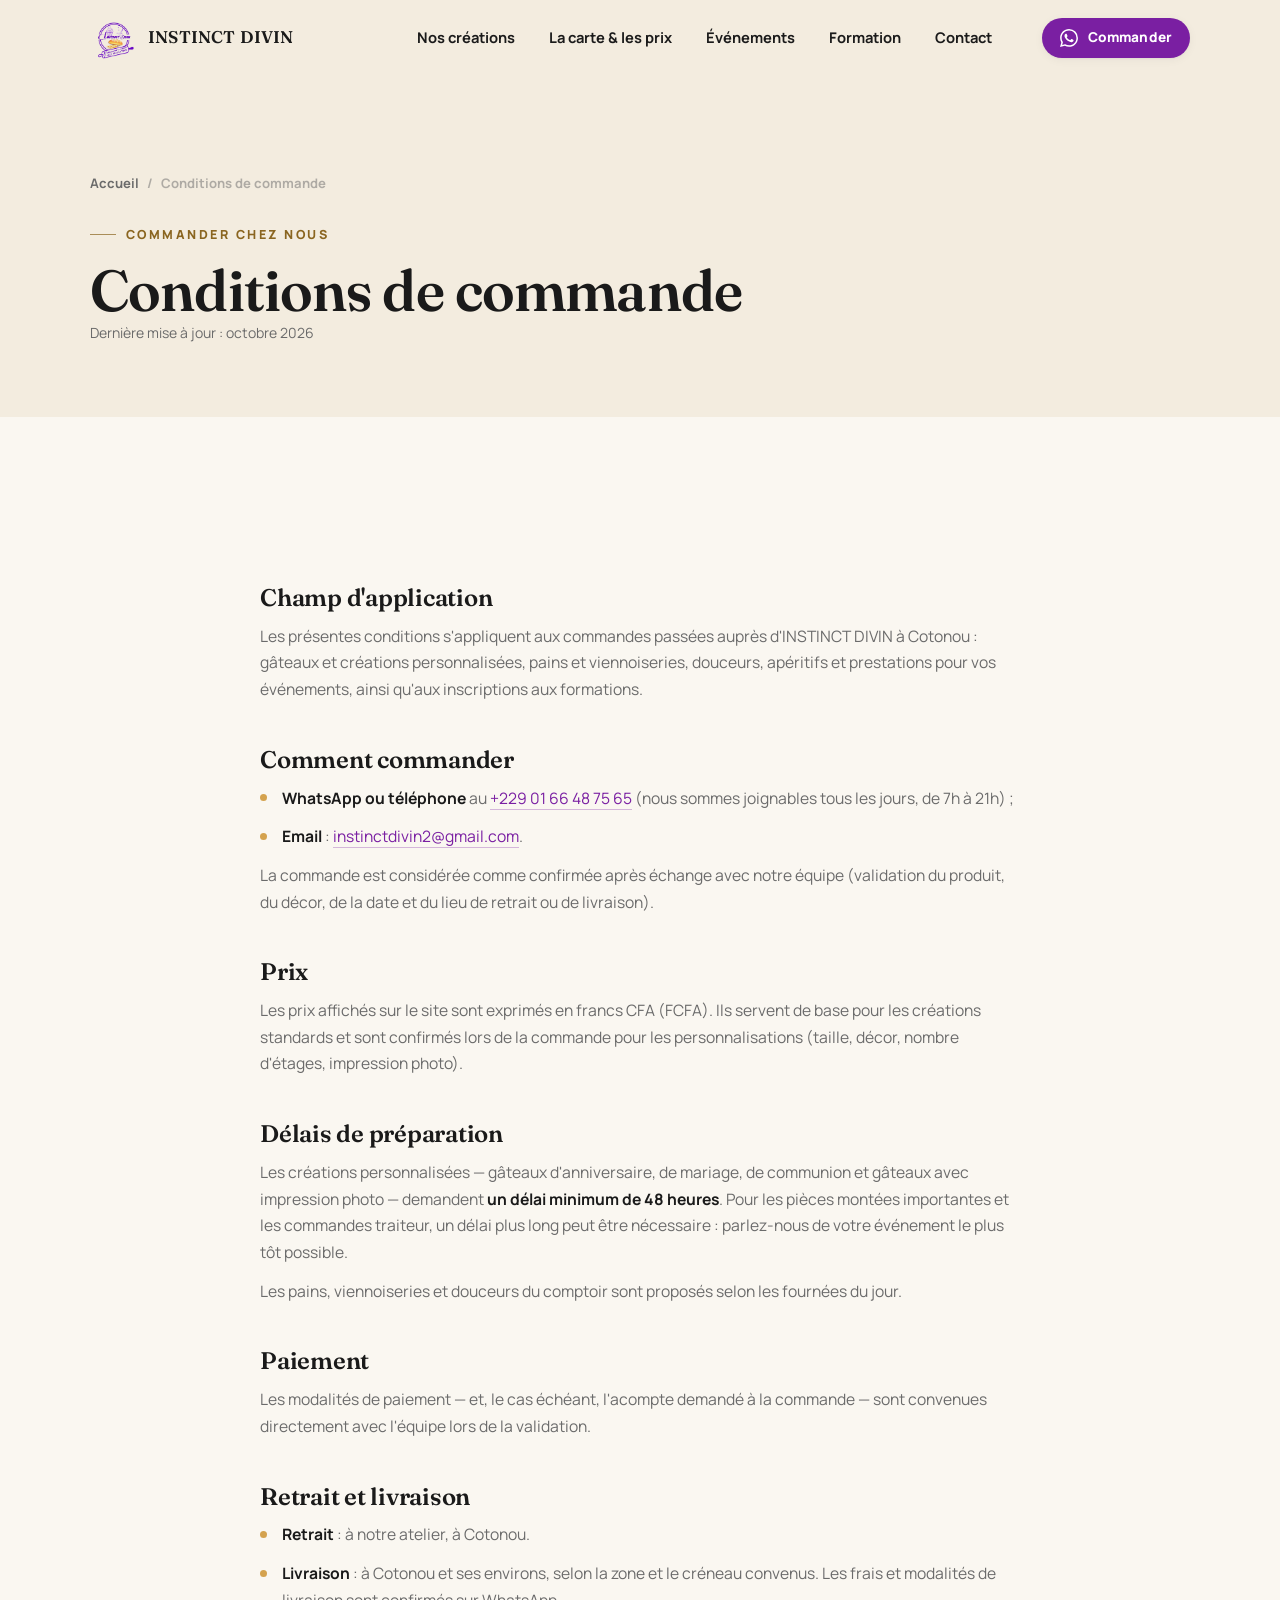
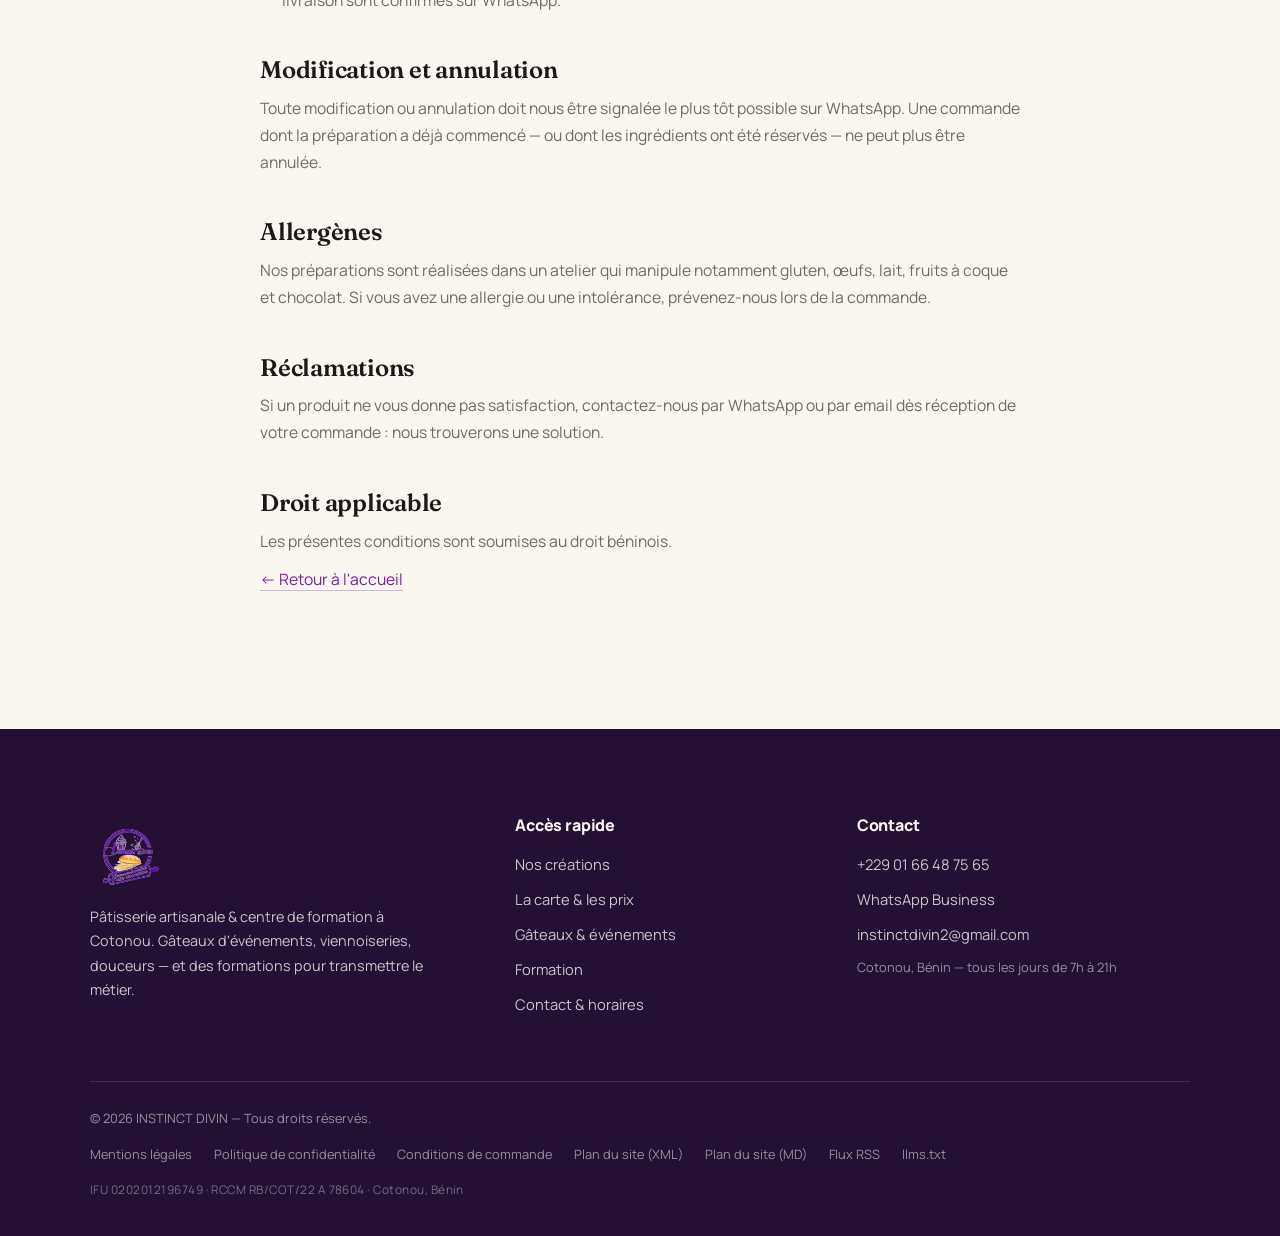
<file: conditions-commandes.html>
<!doctype html>
<html lang="fr">
<head>
<meta charset="utf-8">
<meta name="viewport" content="width=device-width, initial-scale=1">
<title>Conditions de commande | INSTINCT DIVIN</title>
<meta name="description" content="Conditions de commande d'INSTINCT DIVIN à Cotonou : délais, paiement, livraison, annulation, allergènes — comment commander vos gâteaux, viennoiseries et prestations traiteur.">
<link rel="canonical" href="https://instinctdivin.com/conditions-commandes.html">
<link rel="alternate" type="application/rss+xml" title="Flux RSS INSTINCT DIVIN" href="https://instinctdivin.com/rss.xml">
<meta name="theme-color" content="#241033">
<meta name="robots" content="index, follow">
<link rel="icon" type="image/png" href="favicon.png">
<link rel="apple-touch-icon" href="apple-touch-icon.png">
<link rel="preconnect" href="https://fonts.googleapis.com">
<link rel="preconnect" href="https://fonts.gstatic.com" crossorigin>
<link href="https://fonts.googleapis.com/css2?family=Fraunces:ital,opsz,wght@0,9..144,400..700;1,9..144,400..700&family=Manrope:wght@400..800&display=swap" rel="stylesheet">
<link rel="stylesheet" href="assets/css/style.css">
</head>
<body>
<a class="skip-link" href="#contenu">Aller au contenu</a>

<svg width="0" height="0" style="position:absolute" aria-hidden="true">
  <symbol id="i-wa" viewBox="0 0 24 24"><path fill="currentColor" d="M17.472 14.382c-.297-.149-1.758-.867-2.03-.967-.273-.099-.471-.148-.67.15-.197.297-.767.966-.94 1.164-.173.199-.347.223-.644.075-.297-.15-1.255-.463-2.39-1.475-.883-.788-1.48-1.761-1.653-2.059-.173-.297-.018-.458.13-.606.134-.133.298-.347.446-.52.149-.174.198-.298.298-.497.099-.198.05-.371-.025-.52-.075-.149-.669-1.612-.916-2.207-.242-.579-.487-.5-.669-.51-.173-.008-.371-.01-.57-.01-.198 0-.52.074-.792.372-.272.297-1.04 1.016-1.04 2.479 0 1.462 1.065 2.875 1.213 3.074.149.198 2.096 3.2 5.077 4.487.709.306 1.262.489 1.694.625.712.227 1.36.195 1.871.118.571-.085 1.758-.719 2.006-1.413.248-.694.248-1.289.173-1.413-.074-.124-.272-.198-.57-.347m-5.421 7.403h-.004a9.87 9.87 0 0 1-5.031-1.378l-.361-.214-3.741.982.998-3.648-.235-.374a9.86 9.86 0 0 1-1.51-5.26c.001-5.45 4.436-9.884 9.888-9.884 2.64 0 5.122 1.03 6.988 2.898a9.825 9.825 0 0 1 2.893 6.994c-.003 5.45-4.437 9.884-9.885 9.884m8.413-18.297A11.815 11.815 0 0 0 12.05 0C5.495 0 .16 5.335.157 11.892c0 2.096.547 4.142 1.588 5.945L.057 24l6.305-1.654a11.882 11.882 0 0 0 5.683 1.448h.005c6.554 0 11.89-5.335 11.893-11.893a11.821 11.821 0 0 0-3.48-8.413Z"/></symbol>
  <symbol id="i-phone" viewBox="0 0 24 24"><path fill="none" stroke="currentColor" stroke-width="1.8" stroke-linecap="round" stroke-linejoin="round" d="M22 16.92v3a2 2 0 0 1-2.18 2 19.79 19.79 0 0 1-8.63-3.07 19.5 19.5 0 0 1-6-6A19.79 19.79 0 0 1 2.08 4.18 2 2 0 0 1 4.06 2h3a2 2 0 0 1 2 1.72c.127.96.361 1.903.7 2.81a2 2 0 0 1-.45 2.11L8.09 9.91a16 16 0 0 0 6 6l1.27-1.27a2 2 0 0 1 2.11-.45c.907.339 1.85.573 2.81.7A2 2 0 0 1 22 16.92z"/></symbol>
  <symbol id="i-menu" viewBox="0 0 24 24"><path fill="none" stroke="currentColor" stroke-width="2" stroke-linecap="round" d="M4 7h16M4 12h16M4 17h16"/></symbol>
  <symbol id="i-close" viewBox="0 0 24 24"><path fill="none" stroke="currentColor" stroke-width="2" stroke-linecap="round" d="M6 6l12 12M18 6 6 18"/></symbol>
</svg>

<header class="nav" id="nav">
  <div class="container nav__inner">
    <a class="nav__brand" href="index.html" aria-label="INSTINCT DIVIN — Accueil">
      <img src="assets/img/logo.png" alt="Logo INSTINCT DIVIN">
      <span>INSTINCT DIVIN</span>
    </a>
    <nav class="nav__links" aria-label="Navigation principale">
      <a href="index.html#selection">Nos créations</a>
      <a href="index.html#carte">La carte &amp; les prix</a>
      <a href="index.html#evenements">Événements</a>
      <a href="formation.html">Formation</a>
      <a href="index.html#contact">Contact</a>
    </nav>
    <a class="btn btn--primary btn--sm nav__cta wa" href="https://wa.me/2290166487565" data-wa="order">
      <svg width="18" height="18" class="ico-wa" aria-hidden="true"><use href="#i-wa"/></svg>
      Commander
    </a>
    <button class="nav__toggle" id="navToggle" aria-expanded="false" aria-controls="navPanel">
      <span class="sr-only">Ouvrir le menu</span>
      <svg width="22" height="22" aria-hidden="true"><use href="#i-menu"/></svg>
    </button>
  </div>
</header>

<div class="nav__panel" id="navPanel" aria-hidden="true">
  <div class="nav__panel-top">
    <img src="assets/img/logo.png" alt="">
    <button class="nav__close" id="navClose"><span class="sr-only">Fermer le menu</span><svg width="22" height="22" aria-hidden="true"><use href="#i-close"/></svg></button>
  </div>
  <nav aria-label="Navigation mobile">
    <a href="index.html#selection">Nos créations</a>
    <a href="index.html#carte">La carte &amp; les prix</a>
    <a href="index.html#evenements">Gâteaux &amp; événements</a>
    <a href="formation.html">Formation</a>
    <a href="index.html#contact">Contact &amp; horaires</a>
  </nav>
  <div class="nav__panel-foot">
    <a class="btn btn--gold wa" href="https://wa.me/2290166487565" data-wa="order">
      <svg width="18" height="18" class="ico-wa" aria-hidden="true"><use href="#i-wa"/></svg>
      Commander sur WhatsApp
    </a>
    <a class="btn btn--ghost" href="tel:+2290166487565">
      <svg width="18" height="18" aria-hidden="true"><use href="#i-phone"/></svg>
      +229 01 66 48 75 65
    </a>
  </div>
</div>

<main id="contenu">
<section class="page-head bg-cream-deep">
  <div class="container">
    <nav class="crumbs" aria-label="Fil d'Ariane">
      <a href="index.html">Accueil</a><span>/</span><span>Conditions de commande</span>
    </nav>
    <p class="eyebrow">Commander chez nous</p>
    <h1 class="display">Conditions de commande</h1>
    <p class="small updated">Dernière mise à jour : octobre 2026</p>
  </div>
</section>

<section class="section bg-cream">
  <div class="container">
    <div class="prose">
      <h2>Champ d'application</h2>
      <p>Les présentes conditions s'appliquent aux commandes passées auprès d'INSTINCT DIVIN à Cotonou : gâteaux et créations personnalisées, pains et viennoiseries, douceurs, apéritifs et prestations pour vos événements, ainsi qu'aux inscriptions aux formations.</p>

      <h2>Comment commander</h2>
      <ul>
        <li><strong>WhatsApp ou téléphone</strong> au <a href="tel:+2290166487565">+229 01 66 48 75 65</a> (nous sommes joignables tous les jours, de 7h à 21h) ;</li>
        <li><strong>Email</strong> : <a href="mailto:instinctdivin2@gmail.com">instinctdivin2@gmail.com</a>.</li>
      </ul>
      <p>La commande est considérée comme confirmée après échange avec notre équipe (validation du produit, du décor, de la date et du lieu de retrait ou de livraison).</p>

      <h2>Prix</h2>
      <p>Les prix affichés sur le site sont exprimés en francs CFA (FCFA). Ils servent de base pour les créations standards et sont confirmés lors de la commande pour les personnalisations (taille, décor, nombre d'étages, impression photo).</p>

      <h2>Délais de préparation</h2>
      <p>Les créations personnalisées — gâteaux d'anniversaire, de mariage, de communion et gâteaux avec impression photo — demandent <strong>un délai minimum de 48 heures</strong>. Pour les pièces montées importantes et les commandes traiteur, un délai plus long peut être nécessaire : parlez-nous de votre événement le plus tôt possible.</p>
      <p>Les pains, viennoiseries et douceurs du comptoir sont proposés selon les fournées du jour.</p>

      <h2>Paiement</h2>
      <p>Les modalités de paiement — et, le cas échéant, l'acompte demandé à la commande — sont convenues directement avec l'équipe lors de la validation.</p>

      <h2>Retrait et livraison</h2>
      <ul>
        <li><strong>Retrait</strong> : à notre atelier, à Cotonou.</li>
        <li><strong>Livraison</strong> : à Cotonou et ses environs, selon la zone et le créneau convenus. Les frais et modalités de livraison sont confirmés sur WhatsApp.</li>
      </ul>

      <h2>Modification et annulation</h2>
      <p>Toute modification ou annulation doit nous être signalée le plus tôt possible sur WhatsApp. Une commande dont la préparation a déjà commencé — ou dont les ingrédients ont été réservés — ne peut plus être annulée.</p>

      <h2>Allergènes</h2>
      <p>Nos préparations sont réalisées dans un atelier qui manipule notamment gluten, œufs, lait, fruits à coque et chocolat. Si vous avez une allergie ou une intolérance, prévenez-nous lors de la commande.</p>

      <h2>Réclamations</h2>
      <p>Si un produit ne vous donne pas satisfaction, contactez-nous par WhatsApp ou par email dès réception de votre commande : nous trouverons une solution.</p>

      <h2>Droit applicable</h2>
      <p>Les présentes conditions sont soumises au droit béninois.</p>

      <p class="small"><a href="index.html">← Retour à l'accueil</a></p>
    </div>
  </div>
</section>
</main>

<footer class="footer">
  <div class="container">
    <div class="footer__grid">
      <div class="footer__brand">
        <img src="assets/img/logo.png" alt="Logo INSTINCT DIVIN">
        <p>Pâtisserie artisanale &amp; centre de formation à Cotonou. Gâteaux d'événements, viennoiseries, douceurs — et des formations pour transmettre le métier.</p>
      </div>
      <div>
        <h3>Accès rapide</h3>
        <nav class="footer__links" aria-label="Liens du pied de page">
          <a href="index.html#selection">Nos créations</a>
          <a href="index.html#carte">La carte &amp; les prix</a>
          <a href="index.html#evenements">Gâteaux &amp; événements</a>
          <a href="formation.html">Formation</a>
          <a href="index.html#contact">Contact &amp; horaires</a>
        </nav>
      </div>
      <div>
        <h3>Contact</h3>
        <div class="footer__contact">
          <a href="tel:+2290166487565">+229 01 66 48 75 65</a>
          <a class="wa" href="https://wa.me/2290166487565" data-wa="order">WhatsApp Business</a>
          <a href="mailto:instinctdivin2@gmail.com">instinctdivin2@gmail.com</a>
          <span>Cotonou, Bénin — tous les jours de 7h à 21h</span>
        </div>
      </div>
    </div>
    <div class="footer__bottom">
      <p>© <span id="year">2026</span> INSTINCT DIVIN — Tous droits réservés.</p>
      <nav class="footer__legal" aria-label="Pages légales et découverte">
        <a href="mentions-legales.html">Mentions légales</a>
        <a href="politique-confidentialite.html">Politique de confidentialité</a>
        <a href="conditions-commandes.html">Conditions de commande</a>
        <a href="sitemap.xml">Plan du site (XML)</a>
        <a href="sitemap.md">Plan du site (MD)</a>
        <a href="rss.xml">Flux RSS</a>
        <a href="llms.txt">llms.txt</a>
      </nav>
      <p class="footer__id">IFU 0202012196749 · RCCM RB/COT/22 A 78604 · Cotonou, Bénin</p>
    </div>
  </div>
</footer>

<script src="assets/js/main.js" defer></script>
</body>
</html>
</file>
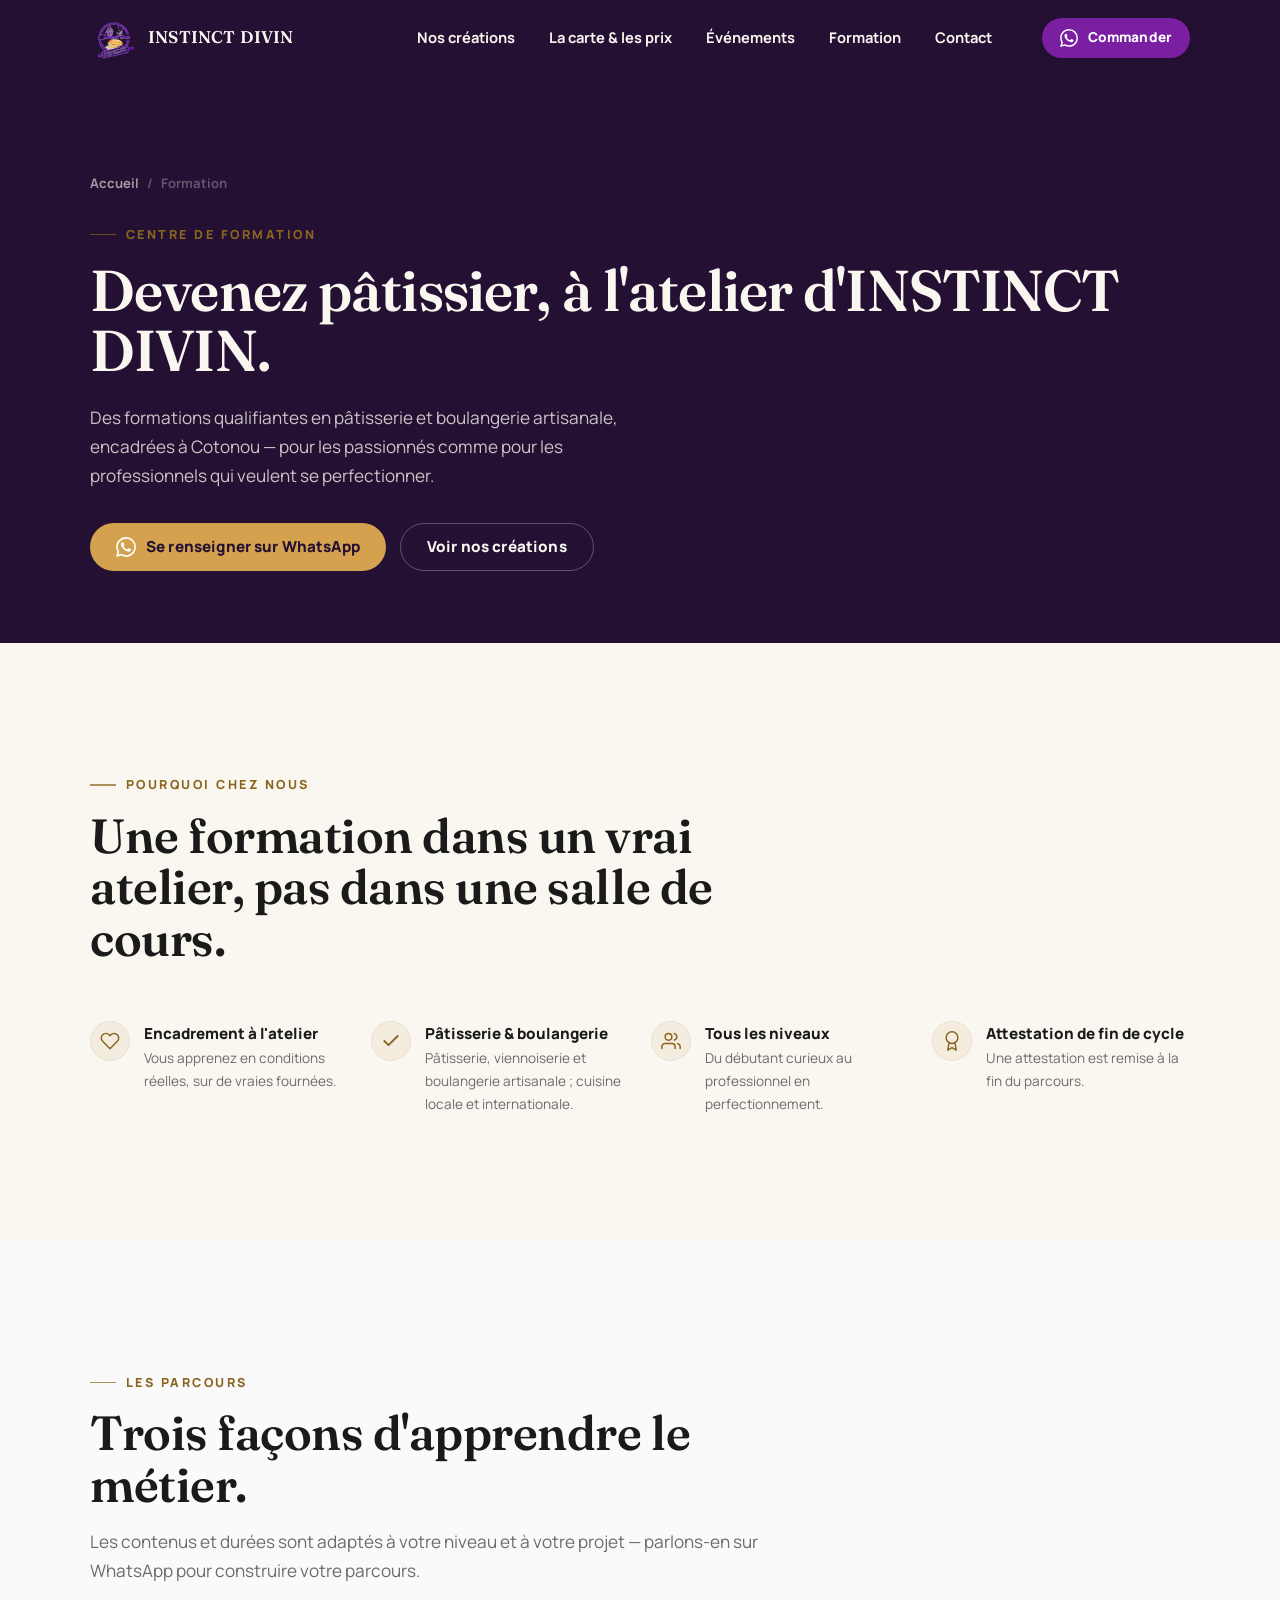
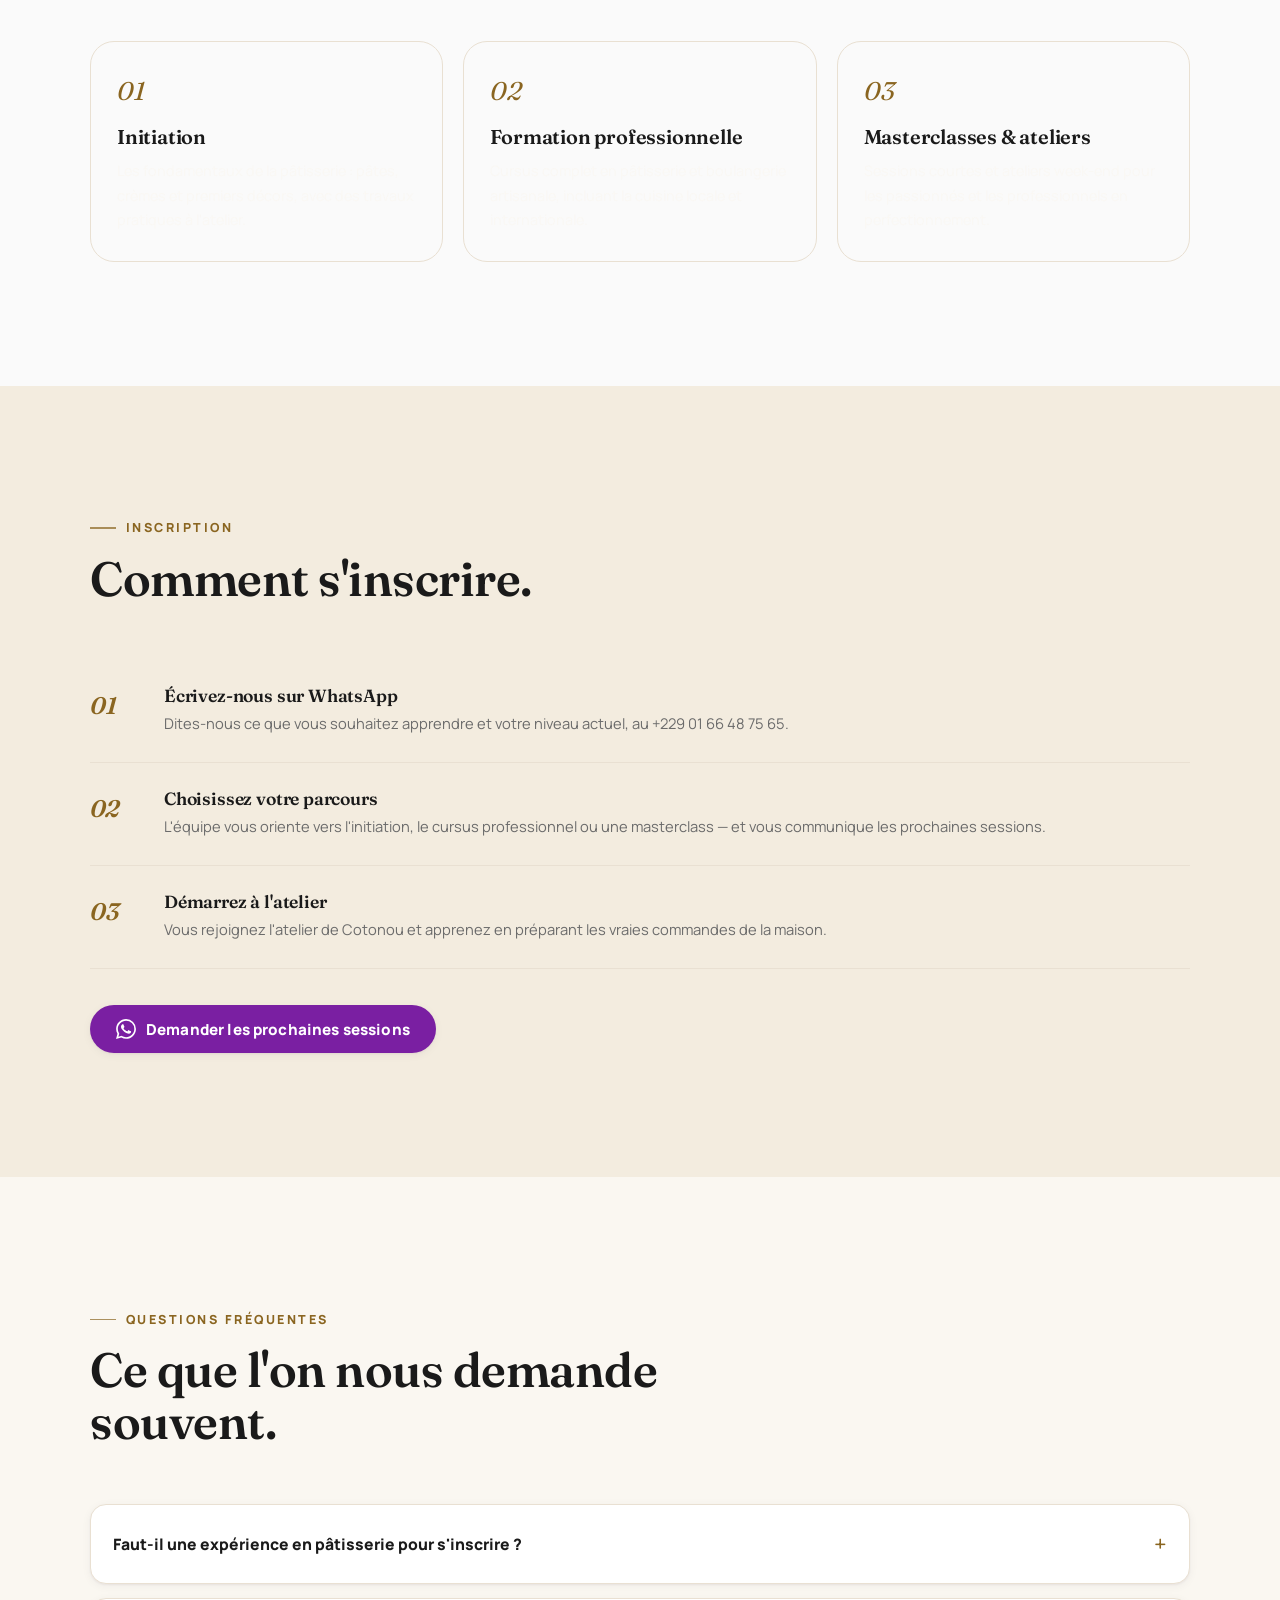
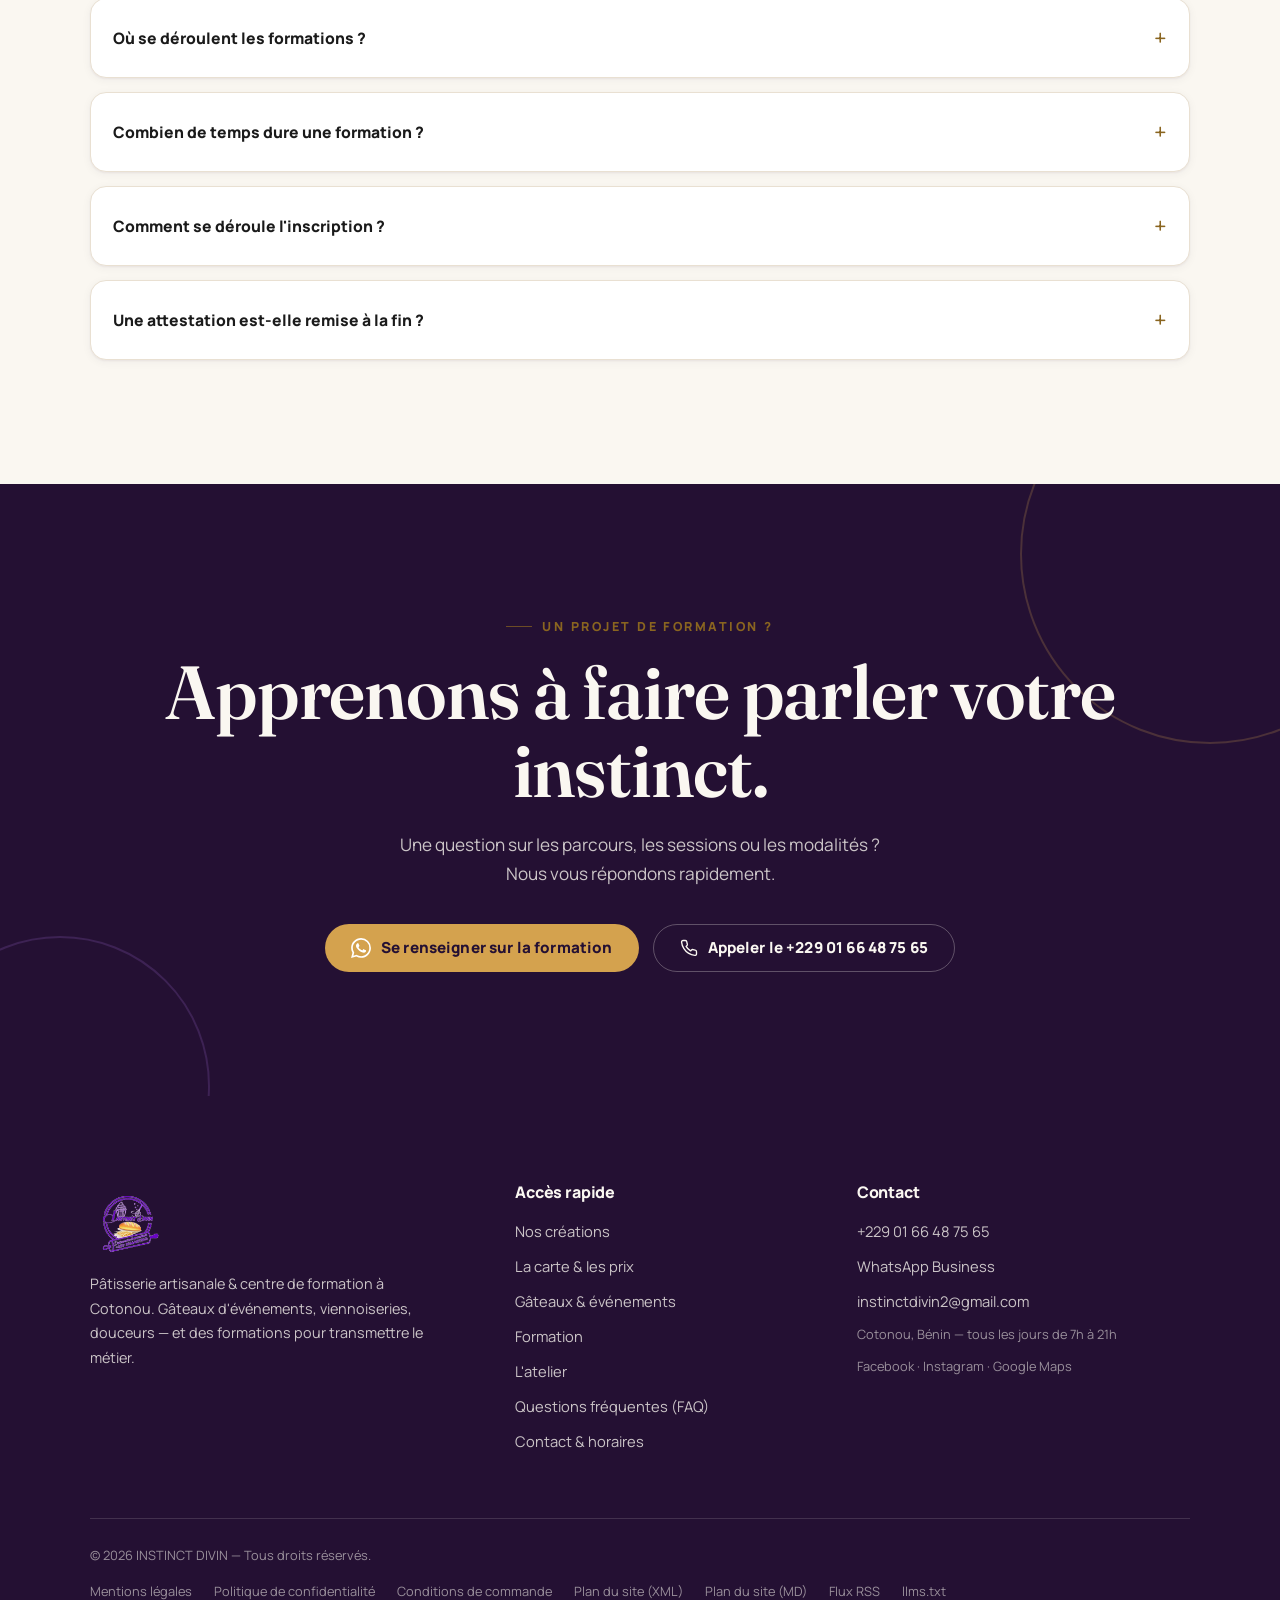
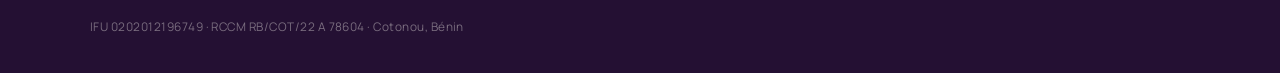
<file: formation.html>
<!doctype html>
<html lang="fr">
<head>
<meta charset="utf-8">
<meta name="viewport" content="width=device-width, initial-scale=1">
<title>Formation pâtisserie &amp; boulangerie à Cotonou | INSTINCT DIVIN</title>
<meta name="description" content="Formations qualifiantes en pâtisserie et boulangerie artisanale à Cotonou : initiation, cursus professionnel, masterclasses et ateliers week-end, encadrés à l'atelier.">
<link rel="canonical" href="https://instinctdivin.com/formation.html">
<link rel="alternate" type="application/rss+xml" title="Flux RSS INSTINCT DIVIN" href="https://instinctdivin.com/rss.xml">
<meta name="theme-color" content="#241033">
<meta property="og:type" content="website">
<meta property="og:locale" content="fr_FR">
<meta property="og:site_name" content="INSTINCT DIVIN">
<meta property="og:title" content="Formation pâtisserie &amp; boulangerie à Cotonou | INSTINCT DIVIN">
<meta property="og:description" content="Initiation, formation professionnelle, masterclasses et ateliers week-end — apprenez le métier à l'atelier INSTINCT DIVIN, à Cotonou.">
<meta property="og:url" content="https://instinctdivin.com/formation.html">
<meta property="og:image" content="https://instinctdivin.com/assets/img/og-cover.jpg">
<meta property="og:image:width" content="1200">
<meta property="og:image:height" content="630">
<meta name="twitter:card" content="summary_large_image">
<link rel="icon" type="image/png" href="favicon.png">
<link rel="apple-touch-icon" href="apple-touch-icon.png">
<link rel="preconnect" href="https://fonts.googleapis.com">
<link rel="preconnect" href="https://fonts.gstatic.com" crossorigin>
<link href="https://fonts.googleapis.com/css2?family=Fraunces:ital,opsz,wght@0,9..144,400..700;1,9..144,400..700&family=Manrope:wght@400..800&display=swap" rel="stylesheet">
<link rel="stylesheet" href="assets/css/style.css">
<script type="application/ld+json">
{
  "@context": "https://schema.org",
  "@type": "EducationalOrganization",
  "name": "INSTINCT DIVIN — Centre de formation",
  "description": "Formations en pâtisserie et boulangerie artisanale à Cotonou : initiation, cursus professionnel, masterclasses et ateliers week-end.",
  "url": "https://instinctdivin.com/formation.html",
  "telephone": "+2290166487565",
  "email": "instinctdivin2@gmail.com",
  "address": { "@type": "PostalAddress", "addressLocality": "Cotonou", "addressCountry": "BJ" },
  "parentOrganization": { "@type": "Bakery", "name": "INSTINCT DIVIN", "url": "https://instinctdivin.com/" },
  "sameAs": [
    "https://www.facebook.com/Instinctdivinchezsylvan",
    "https://www.instagram.com/instinct_divin1"
  ]
}
</script>
</head>
<body data-nav="dark">
<a class="skip-link" href="#contenu">Aller au contenu</a>

<svg width="0" height="0" style="position:absolute" aria-hidden="true">
  <symbol id="i-wa" viewBox="0 0 24 24"><path fill="currentColor" d="M17.472 14.382c-.297-.149-1.758-.867-2.03-.967-.273-.099-.471-.148-.67.15-.197.297-.767.966-.94 1.164-.173.199-.347.223-.644.075-.297-.15-1.255-.463-2.39-1.475-.883-.788-1.48-1.761-1.653-2.059-.173-.297-.018-.458.13-.606.134-.133.298-.347.446-.52.149-.174.198-.298.298-.497.099-.198.05-.371-.025-.52-.075-.149-.669-1.612-.916-2.207-.242-.579-.487-.5-.669-.51-.173-.008-.371-.01-.57-.01-.198 0-.52.074-.792.372-.272.297-1.04 1.016-1.04 2.479 0 1.462 1.065 2.875 1.213 3.074.149.198 2.096 3.2 5.077 4.487.709.306 1.262.489 1.694.625.712.227 1.36.195 1.871.118.571-.085 1.758-.719 2.006-1.413.248-.694.248-1.289.173-1.413-.074-.124-.272-.198-.57-.347m-5.421 7.403h-.004a9.87 9.87 0 0 1-5.031-1.378l-.361-.214-3.741.982.998-3.648-.235-.374a9.86 9.86 0 0 1-1.51-5.26c.001-5.45 4.436-9.884 9.888-9.884 2.64 0 5.122 1.03 6.988 2.898a9.825 9.825 0 0 1 2.893 6.994c-.003 5.45-4.437 9.884-9.885 9.884m8.413-18.297A11.815 11.815 0 0 0 12.05 0C5.495 0 .16 5.335.157 11.892c0 2.096.547 4.142 1.588 5.945L.057 24l6.305-1.654a11.882 11.882 0 0 0 5.683 1.448h.005c6.554 0 11.89-5.335 11.893-11.893a11.821 11.821 0 0 0-3.48-8.413Z"/></symbol>
  <symbol id="i-arrow" viewBox="0 0 24 24"><path fill="none" stroke="currentColor" stroke-width="2" stroke-linecap="round" stroke-linejoin="round" d="M5 12h14m-6-6 6 6-6 6"/></symbol>
  <symbol id="i-phone" viewBox="0 0 24 24"><path fill="none" stroke="currentColor" stroke-width="1.8" stroke-linecap="round" stroke-linejoin="round" d="M22 16.92v3a2 2 0 0 1-2.18 2 19.79 19.79 0 0 1-8.63-3.07 19.5 19.5 0 0 1-6-6A19.79 19.79 0 0 1 2.08 4.18 2 2 0 0 1 4.06 2h3a2 2 0 0 1 2 1.72c.127.96.361 1.903.7 2.81a2 2 0 0 1-.45 2.11L8.09 9.91a16 16 0 0 0 6 6l1.27-1.27a2 2 0 0 1 2.11-.45c.907.339 1.85.573 2.81.7A2 2 0 0 1 22 16.92z"/></symbol>
  <symbol id="i-mail" viewBox="0 0 24 24"><path fill="none" stroke="currentColor" stroke-width="1.8" stroke-linecap="round" stroke-linejoin="round" d="M4 4h16a2 2 0 0 1 2 2v12a2 2 0 0 1-2 2H4a2 2 0 0 1-2-2V6a2 2 0 0 1 2-2zm18 2-10 7L2 6"/></symbol>
  <symbol id="i-heart" viewBox="0 0 24 24"><path fill="none" stroke="currentColor" stroke-width="1.8" stroke-linecap="round" stroke-linejoin="round" d="M20.84 4.61a5.5 5.5 0 0 0-7.78 0L12 5.67l-1.06-1.06a5.5 5.5 0 0 0-7.78 7.78L12 21.23l8.84-8.84a5.5 5.5 0 0 0 0-7.78z"/></symbol>
  <symbol id="i-check" viewBox="0 0 24 24"><path fill="none" stroke="currentColor" stroke-width="2.2" stroke-linecap="round" stroke-linejoin="round" d="m20 6-11 11-5-5"/></symbol>
  <symbol id="i-fb" viewBox="0 0 24 24"><path fill="currentColor" d="M24 12.07C24 5.4 18.63 0 12 0S0 5.4 0 12.07C0 18.1 4.39 23.09 10.13 24v-8.44H7.08v-3.49h3.05V9.41c0-3.02 1.79-4.7 4.53-4.7 1.31 0 2.68.24 2.68.24v2.97h-1.51c-1.49 0-1.95.93-1.95 1.89v2.26h3.32l-.53 3.49h-2.79V24C19.61 23.09 24 18.1 24 12.07z"/></symbol>
  <symbol id="i-ig" viewBox="0 0 24 24"><path fill="none" stroke="currentColor" stroke-width="1.8" stroke-linecap="round" stroke-linejoin="round" d="M7 2h10a5 5 0 0 1 5 5v10a5 5 0 0 1-5 5H7a5 5 0 0 1-5-5V7a5 5 0 0 1 5-5zm5 6.5a3.5 3.5 0 1 0 0 7 3.5 3.5 0 0 0 0-7zM17.5 6.5h.01"/></symbol>
  <symbol id="i-users" viewBox="0 0 24 24"><path fill="none" stroke="currentColor" stroke-width="1.8" stroke-linecap="round" stroke-linejoin="round" d="M17 21v-2a4 4 0 0 0-4-4H5a4 4 0 0 0-4 4v2M9 11a4 4 0 1 0 0-8 4 4 0 0 0 0 8zm14 10v-2a4 4 0 0 0-3-3.87M16 3.13a4 4 0 0 1 0 7.75"/></symbol>
  <symbol id="i-award" viewBox="0 0 24 24"><path fill="none" stroke="currentColor" stroke-width="1.8" stroke-linecap="round" stroke-linejoin="round" d="M12 15a7 7 0 1 0 0-14 7 7 0 0 0 0 14zm-3.5-1.5L7 23l5-3 5 3-1.5-9.5"/></symbol>
  <symbol id="i-menu" viewBox="0 0 24 24"><path fill="none" stroke="currentColor" stroke-width="2" stroke-linecap="round" d="M4 7h16M4 12h16M4 17h16"/></symbol>
  <symbol id="i-close" viewBox="0 0 24 24"><path fill="none" stroke="currentColor" stroke-width="2" stroke-linecap="round" d="M6 6l12 12M18 6 6 18"/></symbol>
</svg>

<header class="nav" id="nav">
  <div class="container nav__inner">
    <a class="nav__brand" href="index.html" aria-label="INSTINCT DIVIN — Accueil">
      <img src="assets/img/logo.png" alt="Logo INSTINCT DIVIN — pâtisserie et formation à Cotonou">
      <span>INSTINCT DIVIN</span>
    </a>
    <nav class="nav__links" aria-label="Navigation principale">
      <a href="index.html#selection">Nos créations</a>
      <a href="index.html#carte">La carte &amp; les prix</a>
      <a href="index.html#evenements">Événements</a>
      <a href="formation.html" aria-current="page">Formation</a>
      <a href="index.html#contact">Contact</a>
    </nav>
    <a class="btn btn--primary btn--sm nav__cta wa" href="https://wa.me/2290166487565" data-wa="order">
      <svg width="18" height="18" class="ico-wa" aria-hidden="true"><use href="#i-wa"/></svg>
      Commander
    </a>
    <button class="nav__toggle" id="navToggle" aria-expanded="false" aria-controls="navPanel">
      <span class="sr-only">Ouvrir le menu</span>
      <svg width="22" height="22" aria-hidden="true"><use href="#i-menu"/></svg>
    </button>
  </div>
</header>

<div class="nav__panel" id="navPanel" aria-hidden="true">
  <div class="nav__panel-top">
    <img src="assets/img/logo.png" alt="">
    <button class="nav__close" id="navClose"><span class="sr-only">Fermer le menu</span><svg width="22" height="22" aria-hidden="true"><use href="#i-close"/></svg></button>
  </div>
  <nav aria-label="Navigation mobile">
    <a href="index.html#selection">Nos créations</a>
    <a href="index.html#carte">La carte &amp; les prix</a>
    <a href="index.html#evenements">Gâteaux &amp; événements</a>
    <a href="formation.html">Formation</a>
    <a href="index.html#histoire">L'atelier</a>
    <a href="index.html#contact">Contact &amp; horaires</a>
  </nav>
  <div class="nav__panel-foot">
    <a class="btn btn--gold wa" href="https://wa.me/2290166487565" data-wa="formation">
      <svg width="18" height="18" class="ico-wa" aria-hidden="true"><use href="#i-wa"/></svg>
      Se renseigner sur WhatsApp
    </a>
    <a class="btn btn--ghost" href="tel:+2290166487565">
      <svg width="18" height="18" aria-hidden="true"><use href="#i-phone"/></svg>
      +229 01 66 48 75 65
    </a>
    <p class="small">Tous les jours, de 7h à 21h — Cotonou, Bénin</p>
  </div>
</div>

<main id="contenu">

<!-- En-tête de page -->
<section class="page-head dark">
  <div class="container">
    <nav class="crumbs" aria-label="Fil d'Ariane">
      <a href="index.html">Accueil</a><span>/</span><span>Formation</span>
    </nav>
    <p class="eyebrow">Centre de formation</p>
    <h1 class="display">Devenez pâtissier, à l'atelier d'INSTINCT DIVIN.</h1>
    <p class="lead" style="max-width:58ch;margin-top:22px">Des formations qualifiantes en pâtisserie et boulangerie artisanale, encadrées à Cotonou — pour les passionnés comme pour les professionnels qui veulent se perfectionner.</p>
    <div class="hero__cta" style="margin-top:32px">
      <a class="btn btn--gold wa" href="https://wa.me/2290166487565" data-wa="formation">
        <svg width="20" height="20" class="ico-wa" aria-hidden="true"><use href="#i-wa"/></svg>
        Se renseigner sur WhatsApp
      </a>
      <a class="btn btn--ghost" href="index.html#carte">Voir nos créations</a>
    </div>
  </div>
</section>

<!-- Pourquoi se former ici -->
<section class="section bg-cream">
  <div class="container">
    <div class="sec-head">
      <p class="eyebrow">Pourquoi chez nous</p>
      <h2>Une formation dans un vrai atelier, pas dans une salle de cours.</h2>
    </div>
    <ul class="trust">
      <li class="trust__item reveal">
        <span class="trust__dot"><svg width="20" height="20" aria-hidden="true"><use href="#i-heart"/></svg></span>
        <div><strong>Encadrement à l'atelier</strong><p>Vous apprenez en conditions réelles, sur de vraies fournées.</p></div>
      </li>
      <li class="trust__item reveal reveal--d1">
        <span class="trust__dot"><svg width="20" height="20" aria-hidden="true"><use href="#i-check"/></svg></span>
        <div><strong>Pâtisserie &amp; boulangerie</strong><p>Pâtisserie, viennoiserie et boulangerie artisanale ; cuisine locale et internationale.</p></div>
      </li>
      <li class="trust__item reveal reveal--d2">
        <span class="trust__dot"><svg width="20" height="20" aria-hidden="true"><use href="#i-users"/></svg></span>
        <div><strong>Tous les niveaux</strong><p>Du débutant curieux au professionnel en perfectionnement.</p></div>
      </li>
      <li class="trust__item reveal reveal--d3">
        <span class="trust__dot"><svg width="20" height="20" aria-hidden="true"><use href="#i-award"/></svg></span>
        <div><strong>Attestation de fin de cycle</strong><p>Une attestation est remise à la fin du parcours.</p></div>
      </li>
    </ul>
  </div>
</section>

<!-- Les parcours -->
<section class="section bg-white">
  <div class="container">
    <div class="sec-head">
      <p class="eyebrow">Les parcours</p>
      <h2>Trois façons d'apprendre le métier.</h2>
      <p class="lead">Les contenus et durées sont adaptés à votre niveau et à votre projet — parlons-en sur WhatsApp pour construire votre parcours.</p>
    </div>
    <div class="parcours" style="margin-top:0">
      <div class="parcours__card parcours__card--light reveal">
        <span class="parcours__num">01</span>
        <h3>Initiation</h3>
        <p>Les fondamentaux de la pâtisserie : pâtes, crèmes et premiers décors, avec des travaux pratiques à l'atelier.</p>
      </div>
      <div class="parcours__card parcours__card--light reveal reveal--d1">
        <span class="parcours__num">02</span>
        <h3>Formation professionnelle</h3>
        <p>Cursus complet en pâtisserie et boulangerie artisanale, incluant la cuisine locale et internationale.</p>
      </div>
      <div class="parcours__card parcours__card--light reveal reveal--d2">
        <span class="parcours__num">03</span>
        <h3>Masterclasses &amp; ateliers</h3>
        <p>Sessions courtes et ateliers week-end pour les passionnés et les professionnels en perfectionnement.</p>
      </div>
    </div>
  </div>
</section>

<!-- Comment s'inscrire -->
<section class="section bg-cream-deep">
  <div class="container">
    <div class="sec-head">
      <p class="eyebrow">Inscription</p>
      <h2>Comment s'inscrire.</h2>
    </div>
    <ol class="steps">
      <li class="reveal">
        <div>
          <h3>Écrivez-nous sur WhatsApp</h3>
          <p>Dites-nous ce que vous souhaitez apprendre et votre niveau actuel, au <a href="tel:+2290166487565">+229 01 66 48 75 65</a>.</p>
        </div>
      </li>
      <li class="reveal reveal--d1">
        <div>
          <h3>Choisissez votre parcours</h3>
          <p>L'équipe vous oriente vers l'initiation, le cursus professionnel ou une masterclass — et vous communique les prochaines sessions.</p>
        </div>
      </li>
      <li class="reveal reveal--d2">
        <div>
          <h3>Démarrez à l'atelier</h3>
          <p>Vous rejoignez l'atelier de Cotonou et apprenez en préparant les vraies commandes de la maison.</p>
        </div>
      </li>
    </ol>
    <div class="hero__cta" style="margin-top:36px">
      <a class="btn btn--primary wa" href="https://wa.me/2290166487565" data-wa="formation">
        <svg width="20" height="20" class="ico-wa" aria-hidden="true"><use href="#i-wa"/></svg>
        Demander les prochaines sessions
      </a>
    </div>
  </div>
</section>

<!-- FAQ -->
<section class="section bg-cream">
  <div class="container">
    <div class="sec-head">
      <p class="eyebrow">Questions fréquentes</p>
      <h2>Ce que l'on nous demande souvent.</h2>
    </div>
    <div class="faq">
      <details class="reveal">
        <summary>Faut-il une expérience en pâtisserie pour s'inscrire ?</summary>
        <p>Non. Les parcours sont ouverts aux débutants motivés comme aux professionnels qui souhaitent se perfectionner.</p>
      </details>
      <details class="reveal reveal--d1">
        <summary>Où se déroulent les formations ?</summary>
        <p>Dans notre atelier à Cotonou, où sont préparées les commandes de la maison. <a href="index.html#contact">Voir la localisation</a>.</p>
      </details>
      <details class="reveal reveal--d2">
        <summary>Combien de temps dure une formation ?</summary>
        <p>La durée dépend du parcours choisi — initiation, cursus professionnel ou masterclass. Écrivez-nous sur WhatsApp pour connaître les prochaines sessions et leurs modalités.</p>
      </details>
      <details class="reveal reveal--d3">
        <summary>Comment se déroule l'inscription ?</summary>
        <p>Directement par WhatsApp au <a href="tel:+2290166487565">+229 01 66 48 75 65</a> ou par email à <a href="mailto:instinctdivin2@gmail.com">instinctdivin2@gmail.com</a>.</p>
      </details>
      <details class="reveal">
        <summary>Une attestation est-elle remise à la fin ?</summary>
        <p>Oui, une attestation est remise à la fin du cycle de formation.</p>
      </details>
    </div>
  </div>
</section>

<!-- CTA final -->
<section class="section cta-final dark">
  <div class="container">
    <p class="eyebrow" style="justify-content:center">Un projet de formation ?</p>
    <h2 class="display" style="margin-top:16px">Apprenons à faire parler votre instinct.</h2>
    <p class="lead">Une question sur les parcours, les sessions ou les modalités ? Nous vous répondons rapidement.</p>
    <div class="cta-final__actions">
      <a class="btn btn--gold wa" href="https://wa.me/2290166487565" data-wa="formation">
        <svg width="20" height="20" class="ico-wa" aria-hidden="true"><use href="#i-wa"/></svg>
        Se renseigner sur la formation
      </a>
      <a class="btn btn--ghost" href="tel:+2290166487565">
        <svg width="18" height="18" aria-hidden="true"><use href="#i-phone"/></svg>
        Appeler le +229 01 66 48 75 65
      </a>
    </div>
  </div>
</section>

</main>

<footer class="footer">
  <div class="container">
    <div class="footer__grid">
      <div class="footer__brand">
        <img src="assets/img/logo.png" alt="Logo INSTINCT DIVIN">
        <p>Pâtisserie artisanale &amp; centre de formation à Cotonou. Gâteaux d'événements, viennoiseries, douceurs — et des formations pour transmettre le métier.</p>
      </div>
      <div>
        <h3>Accès rapide</h3>
        <nav class="footer__links" aria-label="Liens du pied de page">
          <a href="index.html#selection">Nos créations</a>
          <a href="index.html#carte">La carte &amp; les prix</a>
          <a href="index.html#evenements">Gâteaux &amp; événements</a>
          <a href="formation.html">Formation</a>
          <a href="index.html#histoire">L'atelier</a>
          <a href="index.html#faq">Questions fréquentes (FAQ)</a>
          <a href="index.html#contact">Contact &amp; horaires</a>
        </nav>
      </div>
      <div>
        <h3>Contact</h3>
        <div class="footer__contact">
          <a href="tel:+2290166487565">+229 01 66 48 75 65</a>
          <a class="wa" href="https://wa.me/2290166487565" data-wa="formation">WhatsApp Business</a>
          <a href="mailto:instinctdivin2@gmail.com">instinctdivin2@gmail.com</a>
          <span>Cotonou, Bénin — tous les jours de 7h à 21h</span>
          <span>
            <a href="https://www.facebook.com/Instinctdivinchezsylvan" target="_blank" rel="noopener">Facebook</a> ·
            <a href="https://www.instagram.com/instinct_divin1" target="_blank" rel="noopener">Instagram</a> ·
            <a href="https://maps.app.goo.gl/5irE1LpfZJMFtZVR9" target="_blank" rel="noopener">Google Maps</a>
          </span>
        </div>
      </div>
    </div>
    <div class="footer__bottom">
      <p>© <span id="year">2026</span> INSTINCT DIVIN — Tous droits réservés.</p>
      <nav class="footer__legal" aria-label="Pages légales et découverte">
        <a href="mentions-legales.html">Mentions légales</a>
        <a href="politique-confidentialite.html">Politique de confidentialité</a>
        <a href="conditions-commandes.html">Conditions de commande</a>
        <a href="sitemap.xml">Plan du site (XML)</a>
        <a href="sitemap.md">Plan du site (MD)</a>
        <a href="rss.xml">Flux RSS</a>
        <a href="llms.txt">llms.txt</a>
      </nav>
      <p class="footer__id">IFU 0202012196749 · RCCM RB/COT/22 A 78604 · Cotonou, Bénin</p>
    </div>
  </div>
</footer>

<a class="fab wa" id="fab" href="https://wa.me/2290166487565" data-wa="formation">
  <span class="fab__dot"><svg width="20" height="20" aria-hidden="true"><use href="#i-wa"/></svg></span>
  <span class="fab__label">Formation</span>
</a>

<script src="assets/js/main.js" defer></script>
</body>
</html>
</file>
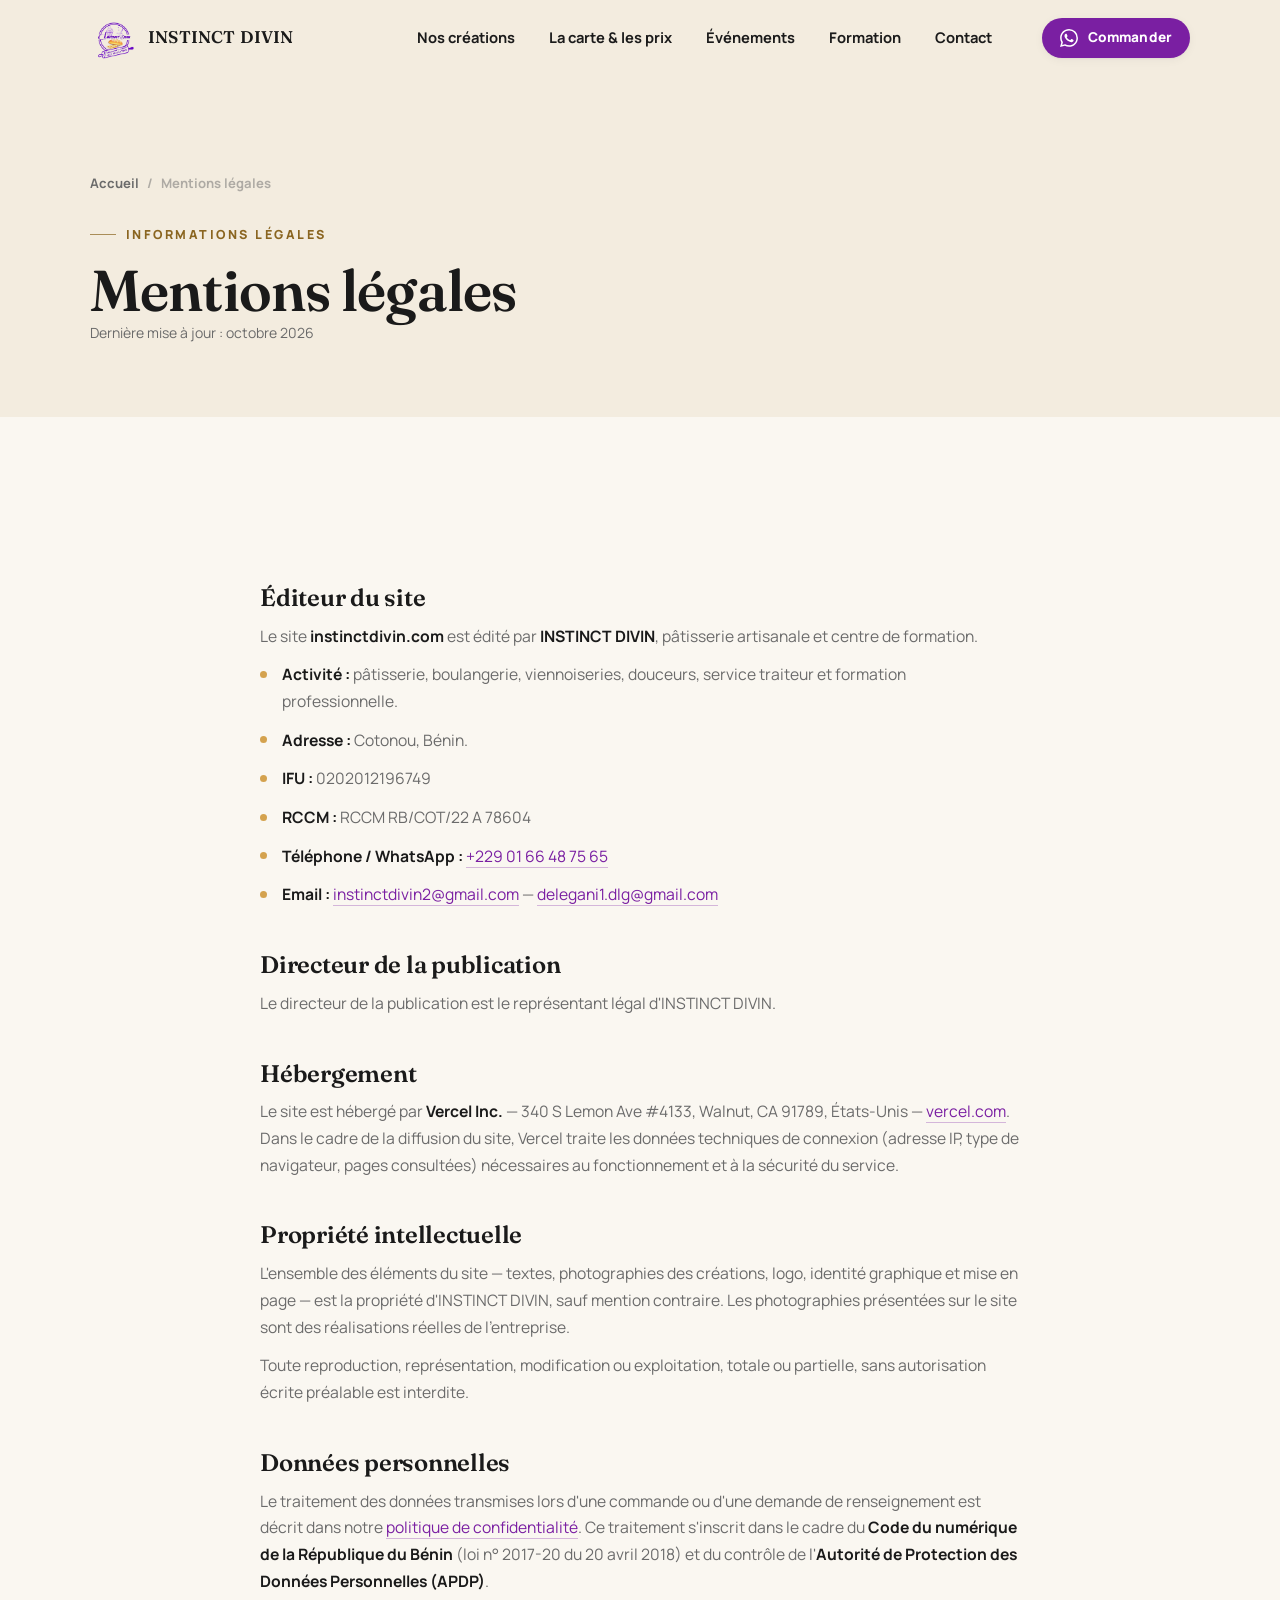
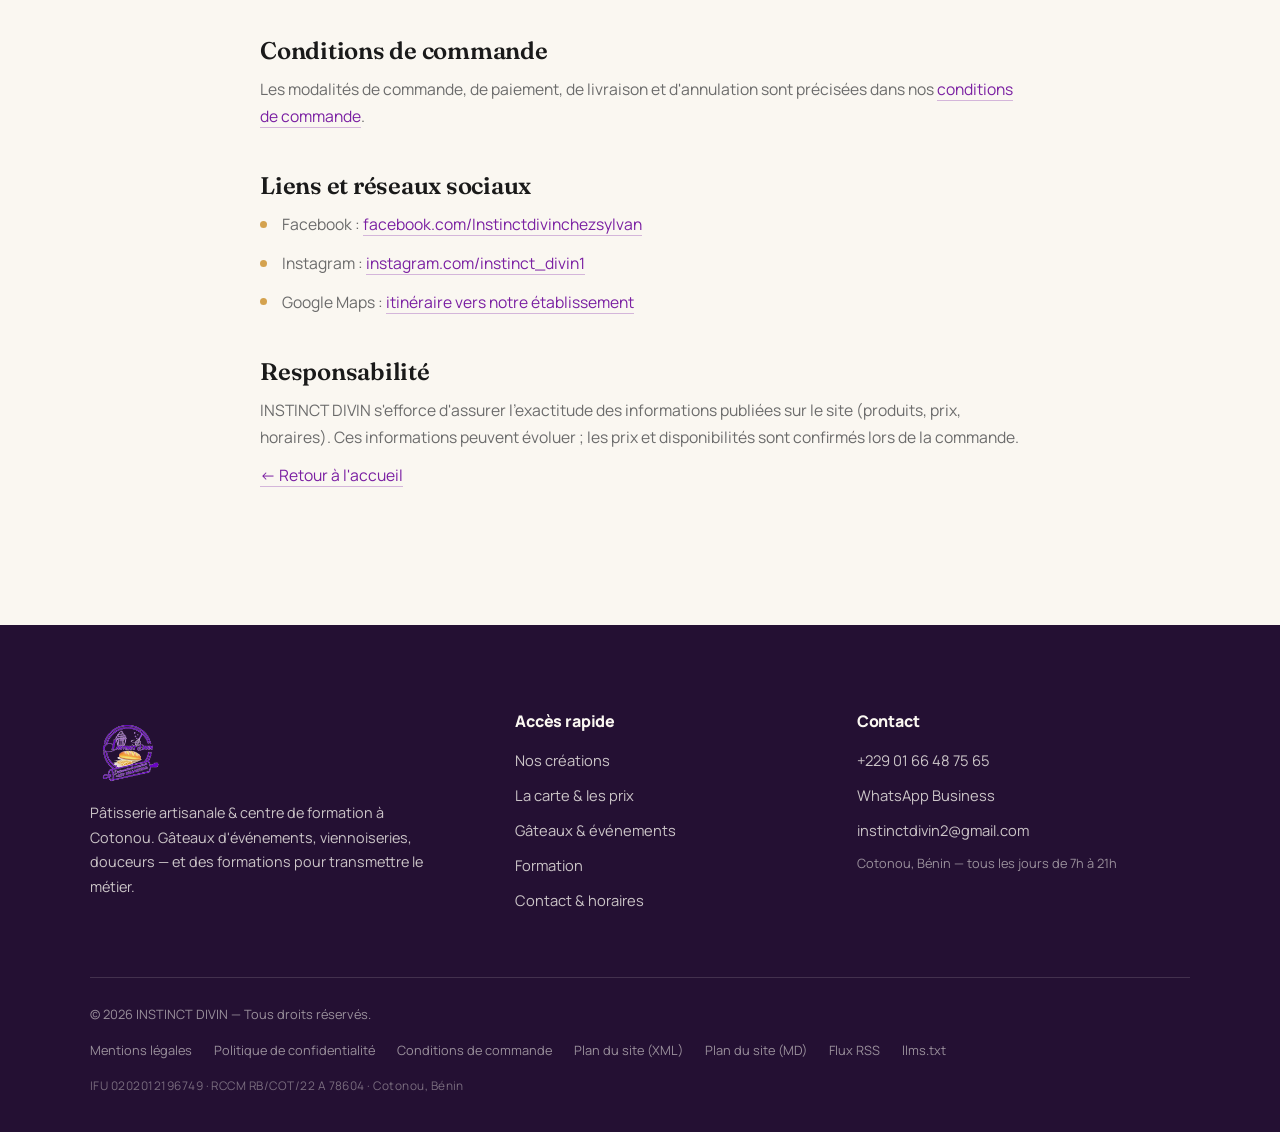
<file: mentions-legales.html>
<!doctype html>
<html lang="fr">
<head>
<meta charset="utf-8">
<meta name="viewport" content="width=device-width, initial-scale=1">
<title>Mentions légales | INSTINCT DIVIN</title>
<meta name="description" content="Mentions légales du site instinctdivin.com — INSTINCT DIVIN, pâtisserie artisanale et centre de formation à Cotonou, Bénin.">
<link rel="canonical" href="https://instinctdivin.com/mentions-legales.html">
<link rel="alternate" type="application/rss+xml" title="Flux RSS INSTINCT DIVIN" href="https://instinctdivin.com/rss.xml">
<meta name="theme-color" content="#241033">
<meta name="robots" content="index, follow">
<link rel="icon" type="image/png" href="favicon.png">
<link rel="apple-touch-icon" href="apple-touch-icon.png">
<link rel="preconnect" href="https://fonts.googleapis.com">
<link rel="preconnect" href="https://fonts.gstatic.com" crossorigin>
<link href="https://fonts.googleapis.com/css2?family=Fraunces:ital,opsz,wght@0,9..144,400..700;1,9..144,400..700&family=Manrope:wght@400..800&display=swap" rel="stylesheet">
<link rel="stylesheet" href="assets/css/style.css">
</head>
<body>
<a class="skip-link" href="#contenu">Aller au contenu</a>

<svg width="0" height="0" style="position:absolute" aria-hidden="true">
  <symbol id="i-wa" viewBox="0 0 24 24"><path fill="currentColor" d="M17.472 14.382c-.297-.149-1.758-.867-2.03-.967-.273-.099-.471-.148-.67.15-.197.297-.767.966-.94 1.164-.173.199-.347.223-.644.075-.297-.15-1.255-.463-2.39-1.475-.883-.788-1.48-1.761-1.653-2.059-.173-.297-.018-.458.13-.606.134-.133.298-.347.446-.52.149-.174.198-.298.298-.497.099-.198.05-.371-.025-.52-.075-.149-.669-1.612-.916-2.207-.242-.579-.487-.5-.669-.51-.173-.008-.371-.01-.57-.01-.198 0-.52.074-.792.372-.272.297-1.04 1.016-1.04 2.479 0 1.462 1.065 2.875 1.213 3.074.149.198 2.096 3.2 5.077 4.487.709.306 1.262.489 1.694.625.712.227 1.36.195 1.871.118.571-.085 1.758-.719 2.006-1.413.248-.694.248-1.289.173-1.413-.074-.124-.272-.198-.57-.347m-5.421 7.403h-.004a9.87 9.87 0 0 1-5.031-1.378l-.361-.214-3.741.982.998-3.648-.235-.374a9.86 9.86 0 0 1-1.51-5.26c.001-5.45 4.436-9.884 9.888-9.884 2.64 0 5.122 1.03 6.988 2.898a9.825 9.825 0 0 1 2.893 6.994c-.003 5.45-4.437 9.884-9.885 9.884m8.413-18.297A11.815 11.815 0 0 0 12.05 0C5.495 0 .16 5.335.157 11.892c0 2.096.547 4.142 1.588 5.945L.057 24l6.305-1.654a11.882 11.882 0 0 0 5.683 1.448h.005c6.554 0 11.89-5.335 11.893-11.893a11.821 11.821 0 0 0-3.48-8.413Z"/></symbol>
  <symbol id="i-phone" viewBox="0 0 24 24"><path fill="none" stroke="currentColor" stroke-width="1.8" stroke-linecap="round" stroke-linejoin="round" d="M22 16.92v3a2 2 0 0 1-2.18 2 19.79 19.79 0 0 1-8.63-3.07 19.5 19.5 0 0 1-6-6A19.79 19.79 0 0 1 2.08 4.18 2 2 0 0 1 4.06 2h3a2 2 0 0 1 2 1.72c.127.96.361 1.903.7 2.81a2 2 0 0 1-.45 2.11L8.09 9.91a16 16 0 0 0 6 6l1.27-1.27a2 2 0 0 1 2.11-.45c.907.339 1.85.573 2.81.7A2 2 0 0 1 22 16.92z"/></symbol>
  <symbol id="i-menu" viewBox="0 0 24 24"><path fill="none" stroke="currentColor" stroke-width="2" stroke-linecap="round" d="M4 7h16M4 12h16M4 17h16"/></symbol>
  <symbol id="i-close" viewBox="0 0 24 24"><path fill="none" stroke="currentColor" stroke-width="2" stroke-linecap="round" d="M6 6l12 12M18 6 6 18"/></symbol>
  <symbol id="i-arrow" viewBox="0 0 24 24"><path fill="none" stroke="currentColor" stroke-width="2" stroke-linecap="round" stroke-linejoin="round" d="M19 12H5m6-6-6 6 6 6"/></symbol>
</svg>

<header class="nav" id="nav">
  <div class="container nav__inner">
    <a class="nav__brand" href="index.html" aria-label="INSTINCT DIVIN — Accueil">
      <img src="assets/img/logo.png" alt="Logo INSTINCT DIVIN">
      <span>INSTINCT DIVIN</span>
    </a>
    <nav class="nav__links" aria-label="Navigation principale">
      <a href="index.html#selection">Nos créations</a>
      <a href="index.html#carte">La carte &amp; les prix</a>
      <a href="index.html#evenements">Événements</a>
      <a href="formation.html">Formation</a>
      <a href="index.html#contact">Contact</a>
    </nav>
    <a class="btn btn--primary btn--sm nav__cta wa" href="https://wa.me/2290166487565" data-wa="order">
      <svg width="18" height="18" class="ico-wa" aria-hidden="true"><use href="#i-wa"/></svg>
      Commander
    </a>
    <button class="nav__toggle" id="navToggle" aria-expanded="false" aria-controls="navPanel">
      <span class="sr-only">Ouvrir le menu</span>
      <svg width="22" height="22" aria-hidden="true"><use href="#i-menu"/></svg>
    </button>
  </div>
</header>

<div class="nav__panel" id="navPanel" aria-hidden="true">
  <div class="nav__panel-top">
    <img src="assets/img/logo.png" alt="">
    <button class="nav__close" id="navClose"><span class="sr-only">Fermer le menu</span><svg width="22" height="22" aria-hidden="true"><use href="#i-close"/></svg></button>
  </div>
  <nav aria-label="Navigation mobile">
    <a href="index.html#selection">Nos créations</a>
    <a href="index.html#carte">La carte &amp; les prix</a>
    <a href="index.html#evenements">Gâteaux &amp; événements</a>
    <a href="formation.html">Formation</a>
    <a href="index.html#contact">Contact &amp; horaires</a>
  </nav>
  <div class="nav__panel-foot">
    <a class="btn btn--gold wa" href="https://wa.me/2290166487565" data-wa="order">
      <svg width="18" height="18" class="ico-wa" aria-hidden="true"><use href="#i-wa"/></svg>
      Commander sur WhatsApp
    </a>
    <a class="btn btn--ghost" href="tel:+2290166487565">
      <svg width="18" height="18" aria-hidden="true"><use href="#i-phone"/></svg>
      +229 01 66 48 75 65
    </a>
  </div>
</div>

<main id="contenu">
<section class="page-head bg-cream-deep">
  <div class="container">
    <nav class="crumbs" aria-label="Fil d'Ariane">
      <a href="index.html">Accueil</a><span>/</span><span>Mentions légales</span>
    </nav>
    <p class="eyebrow">Informations légales</p>
    <h1 class="display">Mentions légales</h1>
    <p class="small updated">Dernière mise à jour : octobre 2026</p>
  </div>
</section>

<section class="section bg-cream">
  <div class="container">
    <div class="prose">
      <h2>Éditeur du site</h2>
      <p>Le site <strong>instinctdivin.com</strong> est édité par <strong>INSTINCT DIVIN</strong>, pâtisserie artisanale et centre de formation.</p>
      <ul>
        <li><strong>Activité :</strong> pâtisserie, boulangerie, viennoiseries, douceurs, service traiteur et formation professionnelle.</li>
        <li><strong>Adresse :</strong> Cotonou, Bénin.</li>
        <li><strong>IFU :</strong> 0202012196749</li>
        <li><strong>RCCM :</strong> RCCM RB/COT/22 A 78604</li>
        <li><strong>Téléphone / WhatsApp :</strong> <a href="tel:+2290166487565">+229 01 66 48 75 65</a></li>
        <li><strong>Email :</strong> <a href="mailto:instinctdivin2@gmail.com">instinctdivin2@gmail.com</a> — <a href="mailto:delegani1.dlg@gmail.com">delegani1.dlg@gmail.com</a></li>
      </ul>

      <h2>Directeur de la publication</h2>
      <p>Le directeur de la publication est le représentant légal d'INSTINCT DIVIN.</p>

      <h2>Hébergement</h2>
      <p>Le site est hébergé par <strong>Vercel Inc.</strong> — 340 S Lemon Ave #4133, Walnut, CA 91789, États-Unis — <a href="https://vercel.com" target="_blank" rel="noopener">vercel.com</a>. Dans le cadre de la diffusion du site, Vercel traite les données techniques de connexion (adresse IP, type de navigateur, pages consultées) nécessaires au fonctionnement et à la sécurité du service.</p>

      <h2>Propriété intellectuelle</h2>
      <p>L'ensemble des éléments du site — textes, photographies des créations, logo, identité graphique et mise en page — est la propriété d'INSTINCT DIVIN, sauf mention contraire. Les photographies présentées sur le site sont des réalisations réelles de l'entreprise.</p>
      <p>Toute reproduction, représentation, modification ou exploitation, totale ou partielle, sans autorisation écrite préalable est interdite.</p>

      <h2>Données personnelles</h2>
      <p>Le traitement des données transmises lors d'une commande ou d'une demande de renseignement est décrit dans notre <a href="politique-confidentialite.html">politique de confidentialité</a>. Ce traitement s'inscrit dans le cadre du <strong>Code du numérique de la République du Bénin</strong> (loi n° 2017-20 du 20 avril 2018) et du contrôle de l'<strong>Autorité de Protection des Données Personnelles (APDP)</strong>.</p>

      <h2>Conditions de commande</h2>
      <p>Les modalités de commande, de paiement, de livraison et d'annulation sont précisées dans nos <a href="conditions-commandes.html">conditions de commande</a>.</p>

      <h2>Liens et réseaux sociaux</h2>
      <ul>
        <li>Facebook : <a href="https://www.facebook.com/Instinctdivinchezsylvan" target="_blank" rel="noopener">facebook.com/Instinctdivinchezsylvan</a></li>
        <li>Instagram : <a href="https://www.instagram.com/instinct_divin1" target="_blank" rel="noopener">instagram.com/instinct_divin1</a></li>
        <li>Google Maps : <a href="https://maps.app.goo.gl/5irE1LpfZJMFtZVR9" target="_blank" rel="noopener">itinéraire vers notre établissement</a></li>
      </ul>

      <h2>Responsabilité</h2>
      <p>INSTINCT DIVIN s'efforce d'assurer l'exactitude des informations publiées sur le site (produits, prix, horaires). Ces informations peuvent évoluer ; les prix et disponibilités sont confirmés lors de la commande.</p>

      <p class="small"><a href="index.html">← Retour à l'accueil</a></p>
    </div>
  </div>
</section>
</main>

<footer class="footer">
  <div class="container">
    <div class="footer__grid">
      <div class="footer__brand">
        <img src="assets/img/logo.png" alt="Logo INSTINCT DIVIN">
        <p>Pâtisserie artisanale &amp; centre de formation à Cotonou. Gâteaux d'événements, viennoiseries, douceurs — et des formations pour transmettre le métier.</p>
      </div>
      <div>
        <h3>Accès rapide</h3>
        <nav class="footer__links" aria-label="Liens du pied de page">
          <a href="index.html#selection">Nos créations</a>
          <a href="index.html#carte">La carte &amp; les prix</a>
          <a href="index.html#evenements">Gâteaux &amp; événements</a>
          <a href="formation.html">Formation</a>
          <a href="index.html#contact">Contact &amp; horaires</a>
        </nav>
      </div>
      <div>
        <h3>Contact</h3>
        <div class="footer__contact">
          <a href="tel:+2290166487565">+229 01 66 48 75 65</a>
          <a class="wa" href="https://wa.me/2290166487565" data-wa="order">WhatsApp Business</a>
          <a href="mailto:instinctdivin2@gmail.com">instinctdivin2@gmail.com</a>
          <span>Cotonou, Bénin — tous les jours de 7h à 21h</span>
        </div>
      </div>
    </div>
    <div class="footer__bottom">
      <p>© <span id="year">2026</span> INSTINCT DIVIN — Tous droits réservés.</p>
      <nav class="footer__legal" aria-label="Pages légales et découverte">
        <a href="mentions-legales.html">Mentions légales</a>
        <a href="politique-confidentialite.html">Politique de confidentialité</a>
        <a href="conditions-commandes.html">Conditions de commande</a>
        <a href="sitemap.xml">Plan du site (XML)</a>
        <a href="sitemap.md">Plan du site (MD)</a>
        <a href="rss.xml">Flux RSS</a>
        <a href="llms.txt">llms.txt</a>
      </nav>
      <p class="footer__id">IFU 0202012196749 · RCCM RB/COT/22 A 78604 · Cotonou, Bénin</p>
    </div>
  </div>
</footer>

<script src="assets/js/main.js" defer></script>
</body>
</html>
</file>
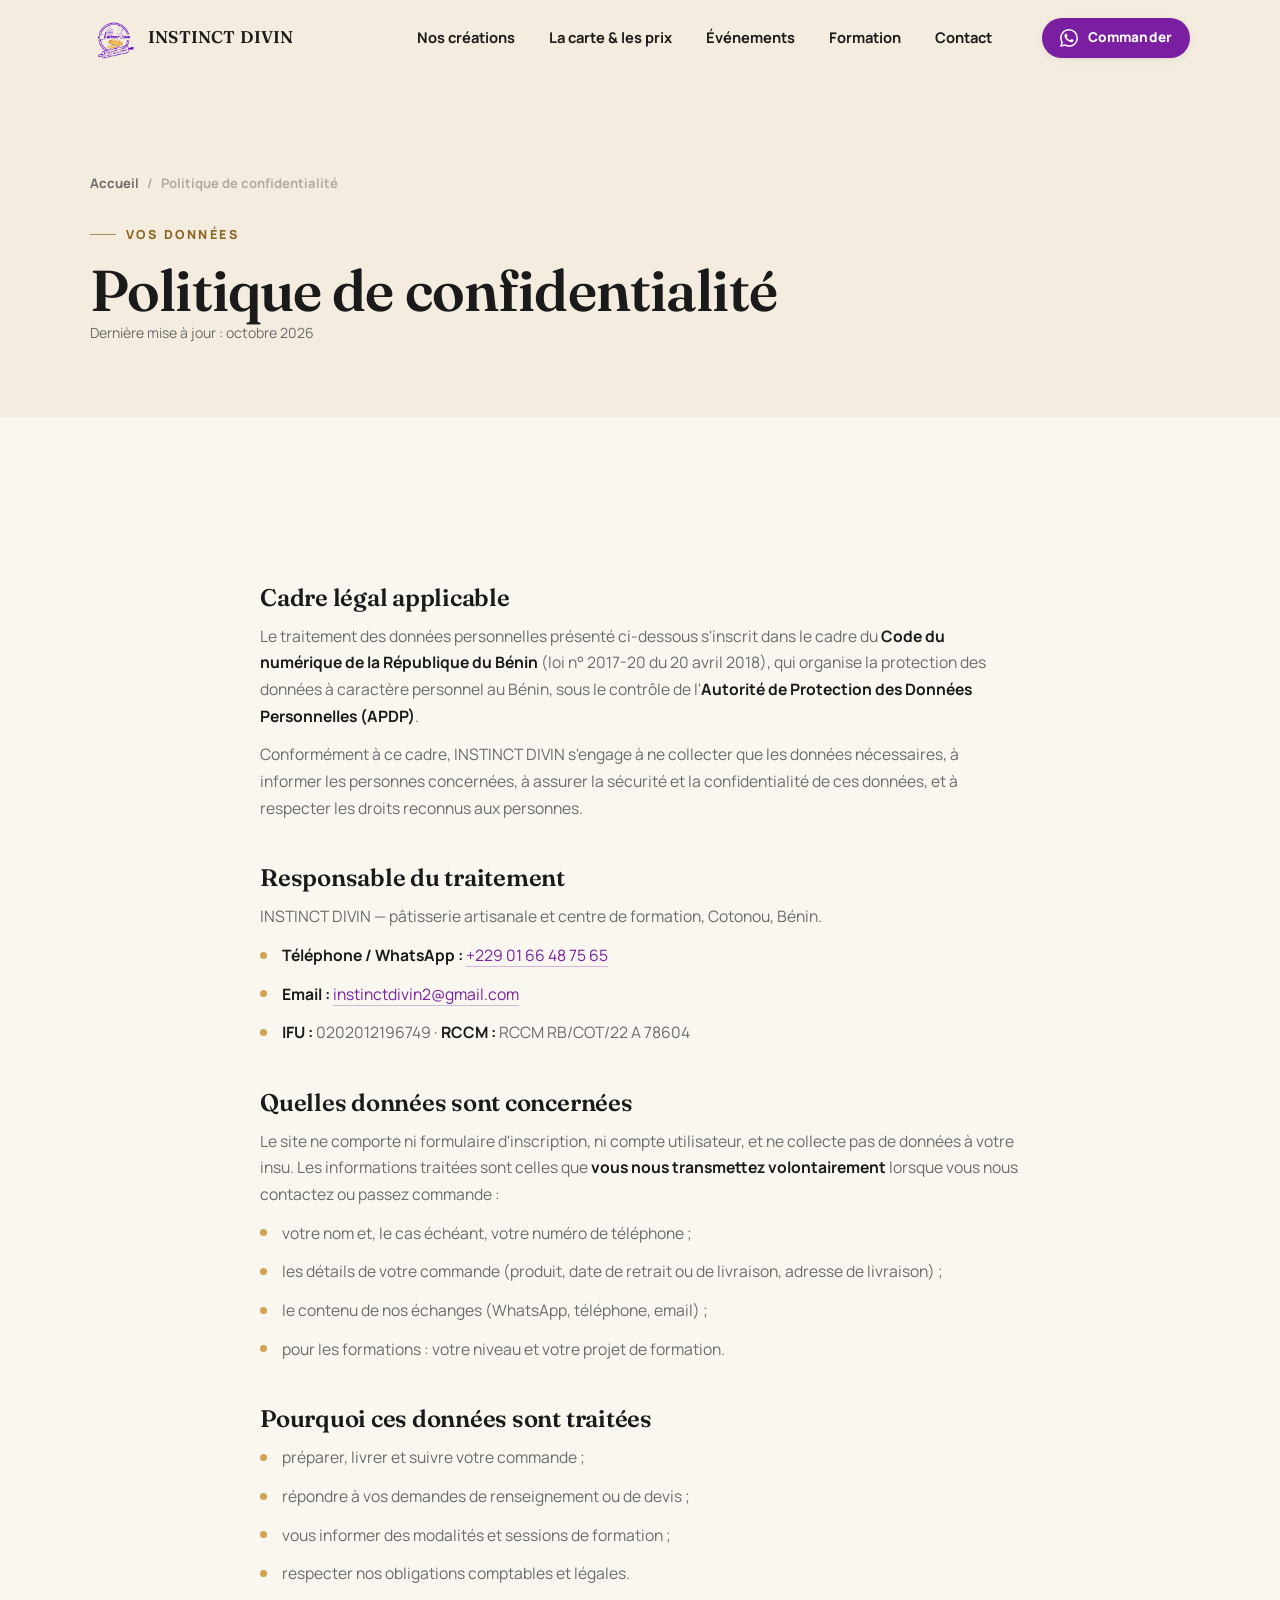
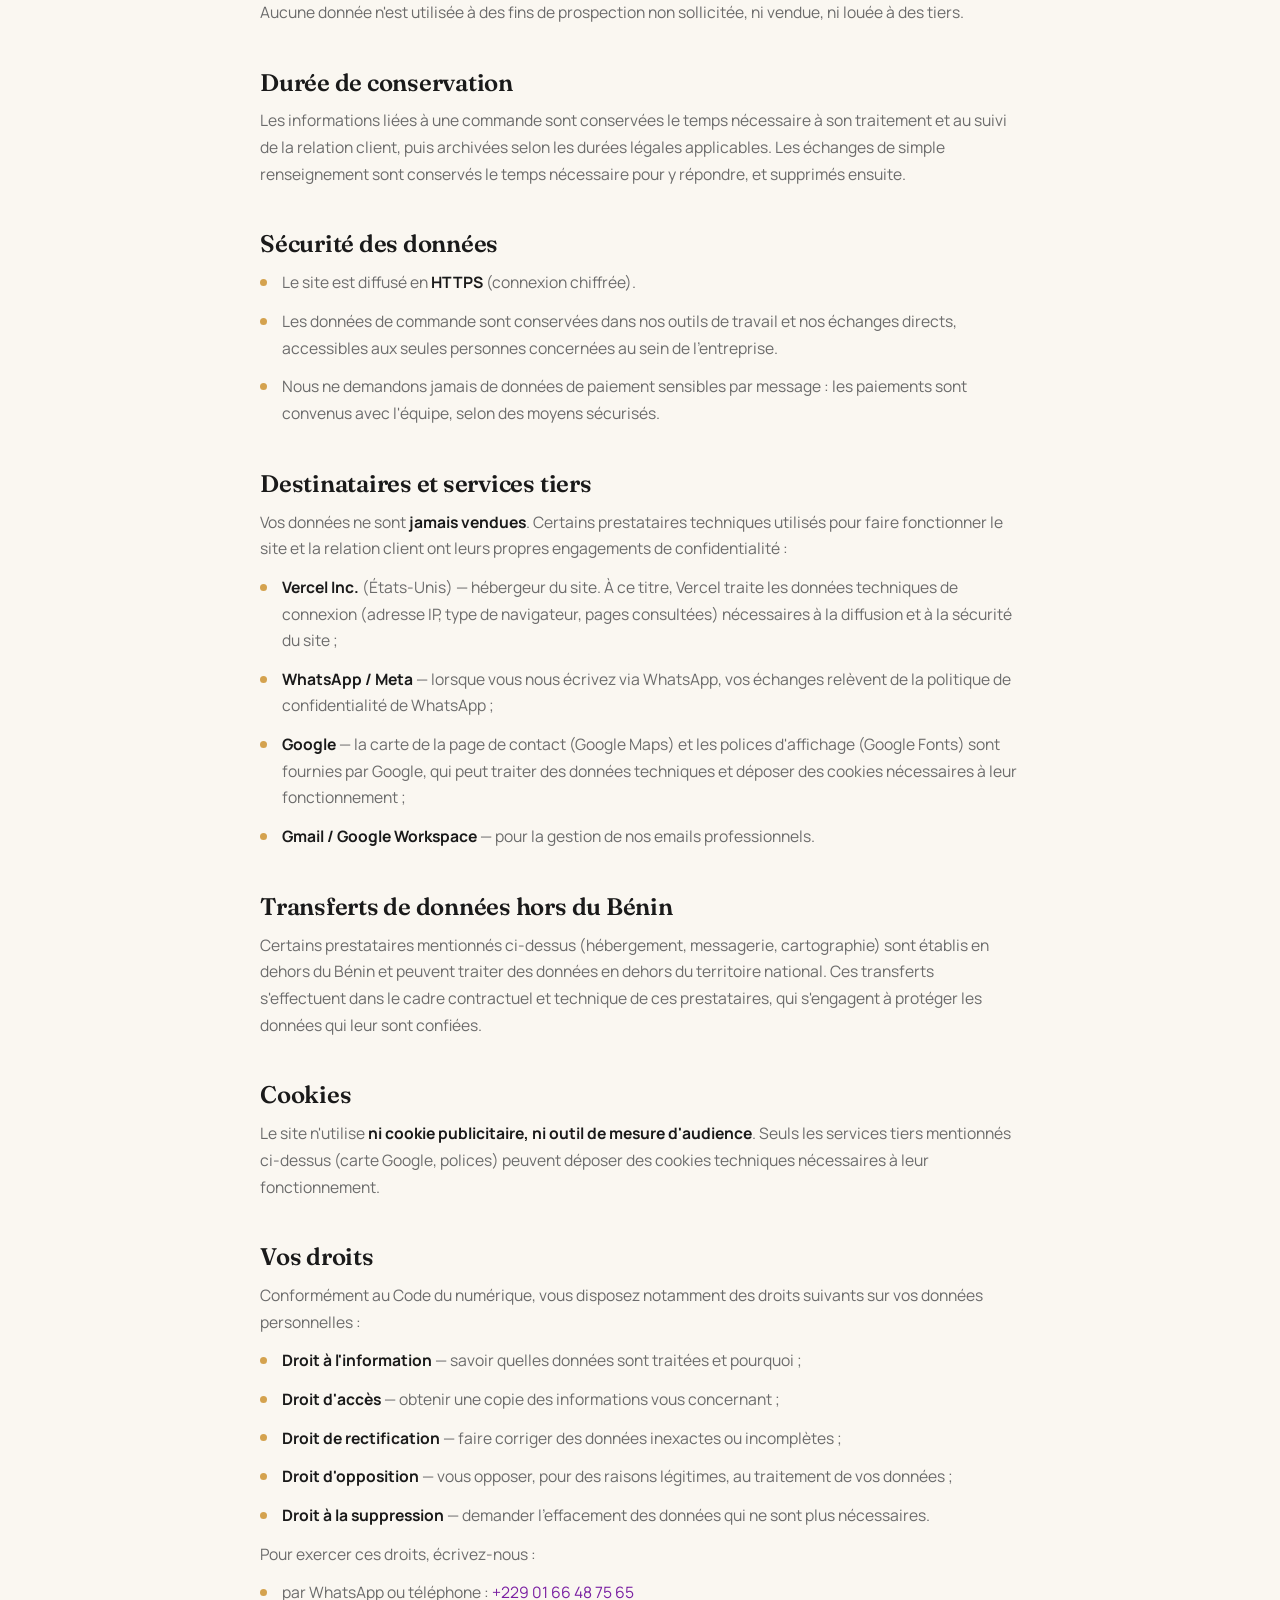
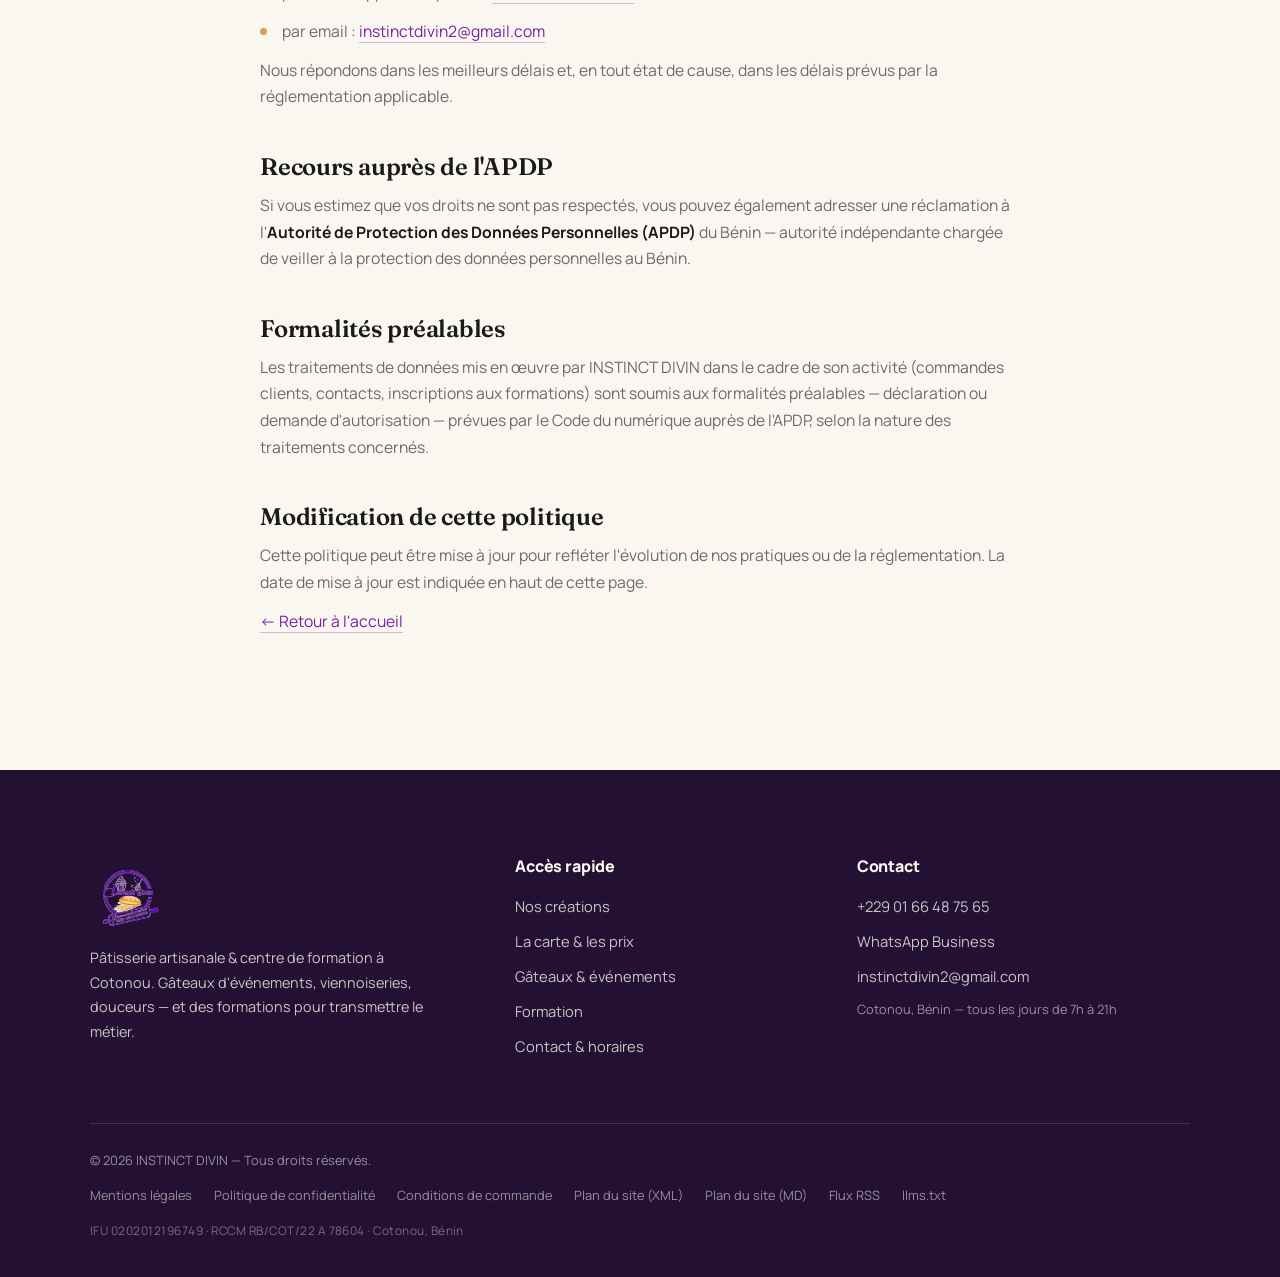
<file: politique-confidentialite.html>
<!doctype html>
<html lang="fr">
<head>
<meta charset="utf-8">
<meta name="viewport" content="width=device-width, initial-scale=1">
<title>Politique de confidentialité | INSTINCT DIVIN</title>
<meta name="description" content="Politique de confidentialité d'INSTINCT DIVIN — données traitées lors d'une commande ou d'un renseignement, conformément au Code du numérique du Bénin et aux exigences de l'APDP.">
<link rel="canonical" href="https://instinctdivin.com/politique-confidentialite.html">
<link rel="alternate" type="application/rss+xml" title="Flux RSS INSTINCT DIVIN" href="https://instinctdivin.com/rss.xml">
<meta name="theme-color" content="#241033">
<meta name="robots" content="index, follow">
<link rel="icon" type="image/png" href="favicon.png">
<link rel="apple-touch-icon" href="apple-touch-icon.png">
<link rel="preconnect" href="https://fonts.googleapis.com">
<link rel="preconnect" href="https://fonts.gstatic.com" crossorigin>
<link href="https://fonts.googleapis.com/css2?family=Fraunces:ital,opsz,wght@0,9..144,400..700;1,9..144,400..700&family=Manrope:wght@400..800&display=swap" rel="stylesheet">
<link rel="stylesheet" href="assets/css/style.css">
</head>
<body>
<a class="skip-link" href="#contenu">Aller au contenu</a>

<svg width="0" height="0" style="position:absolute" aria-hidden="true">
  <symbol id="i-wa" viewBox="0 0 24 24"><path fill="currentColor" d="M17.472 14.382c-.297-.149-1.758-.867-2.03-.967-.273-.099-.471-.148-.67.15-.197.297-.767.966-.94 1.164-.173.199-.347.223-.644.075-.297-.15-1.255-.463-2.39-1.475-.883-.788-1.48-1.761-1.653-2.059-.173-.297-.018-.458.13-.606.134-.133.298-.347.446-.52.149-.174.198-.298.298-.497.099-.198.05-.371-.025-.52-.075-.149-.669-1.612-.916-2.207-.242-.579-.487-.5-.669-.51-.173-.008-.371-.01-.57-.01-.198 0-.52.074-.792.372-.272.297-1.04 1.016-1.04 2.479 0 1.462 1.065 2.875 1.213 3.074.149.198 2.096 3.2 5.077 4.487.709.306 1.262.489 1.694.625.712.227 1.36.195 1.871.118.571-.085 1.758-.719 2.006-1.413.248-.694.248-1.289.173-1.413-.074-.124-.272-.198-.57-.347m-5.421 7.403h-.004a9.87 9.87 0 0 1-5.031-1.378l-.361-.214-3.741.982.998-3.648-.235-.374a9.86 9.86 0 0 1-1.51-5.26c.001-5.45 4.436-9.884 9.888-9.884 2.64 0 5.122 1.03 6.988 2.898a9.825 9.825 0 0 1 2.893 6.994c-.003 5.45-4.437 9.884-9.885 9.884m8.413-18.297A11.815 11.815 0 0 0 12.05 0C5.495 0 .16 5.335.157 11.892c0 2.096.547 4.142 1.588 5.945L.057 24l6.305-1.654a11.882 11.882 0 0 0 5.683 1.448h.005c6.554 0 11.89-5.335 11.893-11.893a11.821 11.821 0 0 0-3.48-8.413Z"/></symbol>
  <symbol id="i-phone" viewBox="0 0 24 24"><path fill="none" stroke="currentColor" stroke-width="1.8" stroke-linecap="round" stroke-linejoin="round" d="M22 16.92v3a2 2 0 0 1-2.18 2 19.79 19.79 0 0 1-8.63-3.07 19.5 19.5 0 0 1-6-6A19.79 19.79 0 0 1 2.08 4.18 2 2 0 0 1 4.06 2h3a2 2 0 0 1 2 1.72c.127.96.361 1.903.7 2.81a2 2 0 0 1-.45 2.11L8.09 9.91a16 16 0 0 0 6 6l1.27-1.27a2 2 0 0 1 2.11-.45c.907.339 1.85.573 2.81.7A2 2 0 0 1 22 16.92z"/></symbol>
  <symbol id="i-menu" viewBox="0 0 24 24"><path fill="none" stroke="currentColor" stroke-width="2" stroke-linecap="round" d="M4 7h16M4 12h16M4 17h16"/></symbol>
  <symbol id="i-close" viewBox="0 0 24 24"><path fill="none" stroke="currentColor" stroke-width="2" stroke-linecap="round" d="M6 6l12 12M18 6 6 18"/></symbol>
</svg>

<header class="nav" id="nav">
  <div class="container nav__inner">
    <a class="nav__brand" href="index.html" aria-label="INSTINCT DIVIN — Accueil">
      <img src="assets/img/logo.png" alt="Logo INSTINCT DIVIN">
      <span>INSTINCT DIVIN</span>
    </a>
    <nav class="nav__links" aria-label="Navigation principale">
      <a href="index.html#selection">Nos créations</a>
      <a href="index.html#carte">La carte &amp; les prix</a>
      <a href="index.html#evenements">Événements</a>
      <a href="formation.html">Formation</a>
      <a href="index.html#contact">Contact</a>
    </nav>
    <a class="btn btn--primary btn--sm nav__cta wa" href="https://wa.me/2290166487565" data-wa="order">
      <svg width="18" height="18" class="ico-wa" aria-hidden="true"><use href="#i-wa"/></svg>
      Commander
    </a>
    <button class="nav__toggle" id="navToggle" aria-expanded="false" aria-controls="navPanel">
      <span class="sr-only">Ouvrir le menu</span>
      <svg width="22" height="22" aria-hidden="true"><use href="#i-menu"/></svg>
    </button>
  </div>
</header>

<div class="nav__panel" id="navPanel" aria-hidden="true">
  <div class="nav__panel-top">
    <img src="assets/img/logo.png" alt="">
    <button class="nav__close" id="navClose"><span class="sr-only">Fermer le menu</span><svg width="22" height="22" aria-hidden="true"><use href="#i-close"/></svg></button>
  </div>
  <nav aria-label="Navigation mobile">
    <a href="index.html#selection">Nos créations</a>
    <a href="index.html#carte">La carte &amp; les prix</a>
    <a href="index.html#evenements">Gâteaux &amp; événements</a>
    <a href="formation.html">Formation</a>
    <a href="index.html#contact">Contact &amp; horaires</a>
  </nav>
  <div class="nav__panel-foot">
    <a class="btn btn--gold wa" href="https://wa.me/2290166487565" data-wa="order">
      <svg width="18" height="18" class="ico-wa" aria-hidden="true"><use href="#i-wa"/></svg>
      Commander sur WhatsApp
    </a>
    <a class="btn btn--ghost" href="tel:+2290166487565">
      <svg width="18" height="18" aria-hidden="true"><use href="#i-phone"/></svg>
      +229 01 66 48 75 65
    </a>
  </div>
</div>

<main id="contenu">
<section class="page-head bg-cream-deep">
  <div class="container">
    <nav class="crumbs" aria-label="Fil d'Ariane">
      <a href="index.html">Accueil</a><span>/</span><span>Politique de confidentialité</span>
    </nav>
    <p class="eyebrow">Vos données</p>
    <h1 class="display">Politique de confidentialité</h1>
    <p class="small updated">Dernière mise à jour : octobre 2026</p>
  </div>
</section>

<section class="section bg-cream">
  <div class="container">
    <div class="prose">
      <h2>Cadre légal applicable</h2>
      <p>Le traitement des données personnelles présenté ci-dessous s'inscrit dans le cadre du <strong>Code du numérique de la République du Bénin</strong> (loi n° 2017-20 du 20 avril 2018), qui organise la protection des données à caractère personnel au Bénin, sous le contrôle de l'<strong>Autorité de Protection des Données Personnelles (APDP)</strong>.</p>
      <p>Conformément à ce cadre, INSTINCT DIVIN s'engage à ne collecter que les données nécessaires, à informer les personnes concernées, à assurer la sécurité et la confidentialité de ces données, et à respecter les droits reconnus aux personnes.</p>

      <h2>Responsable du traitement</h2>
      <p>INSTINCT DIVIN — pâtisserie artisanale et centre de formation, Cotonou, Bénin.</p>
      <ul>
        <li><strong>Téléphone / WhatsApp :</strong> <a href="tel:+2290166487565">+229 01 66 48 75 65</a></li>
        <li><strong>Email :</strong> <a href="mailto:instinctdivin2@gmail.com">instinctdivin2@gmail.com</a></li>
        <li><strong>IFU :</strong> 0202012196749 · <strong>RCCM :</strong> RCCM RB/COT/22 A 78604</li>
      </ul>

      <h2>Quelles données sont concernées</h2>
      <p>Le site ne comporte ni formulaire d'inscription, ni compte utilisateur, et ne collecte pas de données à votre insu. Les informations traitées sont celles que <strong>vous nous transmettez volontairement</strong> lorsque vous nous contactez ou passez commande :</p>
      <ul>
        <li>votre nom et, le cas échéant, votre numéro de téléphone ;</li>
        <li>les détails de votre commande (produit, date de retrait ou de livraison, adresse de livraison) ;</li>
        <li>le contenu de nos échanges (WhatsApp, téléphone, email) ;</li>
        <li>pour les formations : votre niveau et votre projet de formation.</li>
      </ul>

      <h2>Pourquoi ces données sont traitées</h2>
      <ul>
        <li>préparer, livrer et suivre votre commande ;</li>
        <li>répondre à vos demandes de renseignement ou de devis ;</li>
        <li>vous informer des modalités et sessions de formation ;</li>
        <li>respecter nos obligations comptables et légales.</li>
      </ul>
      <p>Aucune donnée n'est utilisée à des fins de prospection non sollicitée, ni vendue, ni louée à des tiers.</p>

      <h2>Durée de conservation</h2>
      <p>Les informations liées à une commande sont conservées le temps nécessaire à son traitement et au suivi de la relation client, puis archivées selon les durées légales applicables. Les échanges de simple renseignement sont conservés le temps nécessaire pour y répondre, et supprimés ensuite.</p>

      <h2>Sécurité des données</h2>
      <ul>
        <li>Le site est diffusé en <strong>HTTPS</strong> (connexion chiffrée).</li>
        <li>Les données de commande sont conservées dans nos outils de travail et nos échanges directs, accessibles aux seules personnes concernées au sein de l'entreprise.</li>
        <li>Nous ne demandons jamais de données de paiement sensibles par message : les paiements sont convenus avec l'équipe, selon des moyens sécurisés.</li>
      </ul>

      <h2>Destinataires et services tiers</h2>
      <p>Vos données ne sont <strong>jamais vendues</strong>. Certains prestataires techniques utilisés pour faire fonctionner le site et la relation client ont leurs propres engagements de confidentialité :</p>
      <ul>
        <li><strong>Vercel Inc.</strong> (États-Unis) — hébergeur du site. À ce titre, Vercel traite les données techniques de connexion (adresse IP, type de navigateur, pages consultées) nécessaires à la diffusion et à la sécurité du site ;</li>
        <li><strong>WhatsApp / Meta</strong> — lorsque vous nous écrivez via WhatsApp, vos échanges relèvent de la politique de confidentialité de WhatsApp ;</li>
        <li><strong>Google</strong> — la carte de la page de contact (Google Maps) et les polices d'affichage (Google Fonts) sont fournies par Google, qui peut traiter des données techniques et déposer des cookies nécessaires à leur fonctionnement ;</li>
        <li><strong>Gmail / Google Workspace</strong> — pour la gestion de nos emails professionnels.</li>
      </ul>

      <h2>Transferts de données hors du Bénin</h2>
      <p>Certains prestataires mentionnés ci-dessus (hébergement, messagerie, cartographie) sont établis en dehors du Bénin et peuvent traiter des données en dehors du territoire national. Ces transferts s'effectuent dans le cadre contractuel et technique de ces prestataires, qui s'engagent à protéger les données qui leur sont confiées.</p>

      <h2>Cookies</h2>
      <p>Le site n'utilise <strong>ni cookie publicitaire, ni outil de mesure d'audience</strong>. Seuls les services tiers mentionnés ci-dessus (carte Google, polices) peuvent déposer des cookies techniques nécessaires à leur fonctionnement.</p>

      <h2>Vos droits</h2>
      <p>Conformément au Code du numérique, vous disposez notamment des droits suivants sur vos données personnelles :</p>
      <ul>
        <li><strong>Droit à l'information</strong> — savoir quelles données sont traitées et pourquoi ;</li>
        <li><strong>Droit d'accès</strong> — obtenir une copie des informations vous concernant ;</li>
        <li><strong>Droit de rectification</strong> — faire corriger des données inexactes ou incomplètes ;</li>
        <li><strong>Droit d'opposition</strong> — vous opposer, pour des raisons légitimes, au traitement de vos données ;</li>
        <li><strong>Droit à la suppression</strong> — demander l'effacement des données qui ne sont plus nécessaires.</li>
      </ul>
      <p>Pour exercer ces droits, écrivez-nous :</p>
      <ul>
        <li>par WhatsApp ou téléphone : <a href="tel:+2290166487565">+229 01 66 48 75 65</a></li>
        <li>par email : <a href="mailto:instinctdivin2@gmail.com">instinctdivin2@gmail.com</a></li>
      </ul>
      <p>Nous répondons dans les meilleurs délais et, en tout état de cause, dans les délais prévus par la réglementation applicable.</p>

      <h2>Recours auprès de l'APDP</h2>
      <p>Si vous estimez que vos droits ne sont pas respectés, vous pouvez également adresser une réclamation à l'<strong>Autorité de Protection des Données Personnelles (APDP)</strong> du Bénin — autorité indépendante chargée de veiller à la protection des données personnelles au Bénin.</p>

      <h2>Formalités préalables</h2>
      <p>Les traitements de données mis en œuvre par INSTINCT DIVIN dans le cadre de son activité (commandes clients, contacts, inscriptions aux formations) sont soumis aux formalités préalables — déclaration ou demande d'autorisation — prévues par le Code du numérique auprès de l'APDP, selon la nature des traitements concernés.</p>

      <h2>Modification de cette politique</h2>
      <p>Cette politique peut être mise à jour pour refléter l'évolution de nos pratiques ou de la réglementation. La date de mise à jour est indiquée en haut de cette page.</p>

      <p class="small"><a href="index.html">← Retour à l'accueil</a></p>
    </div>
  </div>
</section>
</main>

<footer class="footer">
  <div class="container">
    <div class="footer__grid">
      <div class="footer__brand">
        <img src="assets/img/logo.png" alt="Logo INSTINCT DIVIN">
        <p>Pâtisserie artisanale &amp; centre de formation à Cotonou. Gâteaux d'événements, viennoiseries, douceurs — et des formations pour transmettre le métier.</p>
      </div>
      <div>
        <h3>Accès rapide</h3>
        <nav class="footer__links" aria-label="Liens du pied de page">
          <a href="index.html#selection">Nos créations</a>
          <a href="index.html#carte">La carte &amp; les prix</a>
          <a href="index.html#evenements">Gâteaux &amp; événements</a>
          <a href="formation.html">Formation</a>
          <a href="index.html#contact">Contact &amp; horaires</a>
        </nav>
      </div>
      <div>
        <h3>Contact</h3>
        <div class="footer__contact">
          <a href="tel:+2290166487565">+229 01 66 48 75 65</a>
          <a class="wa" href="https://wa.me/2290166487565" data-wa="order">WhatsApp Business</a>
          <a href="mailto:instinctdivin2@gmail.com">instinctdivin2@gmail.com</a>
          <span>Cotonou, Bénin — tous les jours de 7h à 21h</span>
        </div>
      </div>
    </div>
    <div class="footer__bottom">
      <p>© <span id="year">2026</span> INSTINCT DIVIN — Tous droits réservés.</p>
      <nav class="footer__legal" aria-label="Pages légales et découverte">
        <a href="mentions-legales.html">Mentions légales</a>
        <a href="politique-confidentialite.html">Politique de confidentialité</a>
        <a href="conditions-commandes.html">Conditions de commande</a>
        <a href="sitemap.xml">Plan du site (XML)</a>
        <a href="sitemap.md">Plan du site (MD)</a>
        <a href="rss.xml">Flux RSS</a>
        <a href="llms.txt">llms.txt</a>
      </nav>
      <p class="footer__id">IFU 0202012196749 · RCCM RB/COT/22 A 78604 · Cotonou, Bénin</p>
    </div>
  </div>
</footer>

<script src="assets/js/main.js" defer></script>
</body>
</html>
</file>
<file: assets/css/style.css>
/* ==========================================================================
   INSTINCT DIVIN — Feuille de style unique
   Direction artistique : « L'Atelier de l'Instinct »
   Crème éditorial + aubergine profond + or artisanal
   ========================================================================== */

/* --------------------------------------------------------------------------
   1. TOKENS
   -------------------------------------------------------------------------- */
:root{
  /* Fonds */
  --bg:#fafafa;
  --cream:#faf7f1;
  --cream-deep:#f3ecdf;
  /* Bordures */
  --border:#e5e5e5;
  --border-warm:#e9e0d2;
  /* Textes */
  --ink:#1a1a1a;
  --ink-soft:#6b6b6b;
  --ink-faint:#8a8a8a;
  /* Violet / aubergine (marque) */
  --plum-950:#241033;
  --plum-900:#31184a;
  --violet-800:#5b1580;
  --violet-600:#7a1fa2;
  --violet-500:#9333ea;
  --violet-300:#c084fc;
  /* Or (décoratif sur clair, lisible sur sombre) */
  --gold:#d4a24e;
  --gold-deep:#8a6520;
  --gold-soft:rgba(212,162,78,.35);
  /* WhatsApp : icône uniquement */
  --whatsapp:#25D366;

  /* Typographie */
  --font-display:'Fraunces',Georgia,'Times New Roman',serif;
  --font-body:'Manrope',system-ui,-apple-system,'Segoe UI',sans-serif;

  /* Formes */
  --radius-s:10px;
  --radius-m:16px;
  --radius-l:24px;
  --radius-pill:999px;

  /* Ombres */
  --shadow-s:0 1px 2px rgba(36,16,51,.05),0 2px 10px rgba(36,16,51,.05);
  --shadow-m:0 8px 30px rgba(36,16,51,.10);
  --shadow-l:0 18px 50px rgba(36,16,51,.16);

  /* Rythme */
  --container:1180px;
  --gutter:clamp(20px,5vw,40px);
  --section-y:clamp(68px,10vw,124px);
  --nav-h:76px;
}

/* --------------------------------------------------------------------------
   2. BASE
   -------------------------------------------------------------------------- */
*,*::before,*::after{box-sizing:border-box}
html{
  scroll-behavior:smooth;
  scroll-padding-top:calc(var(--nav-h) + 12px);
  -webkit-text-size-adjust:100%;
}
body{
  margin:0;
  background:var(--cream);
  color:var(--ink);
  font-family:var(--font-body);
  font-size:1rem;
  line-height:1.7;
  -webkit-font-smoothing:antialiased;
  text-rendering:optimizeLegibility;
}
img{max-width:100%;display:block}
a{color:inherit;text-decoration:none}
button{font:inherit;color:inherit;background:none;border:0;cursor:pointer}
ul,ol{margin:0;padding:0;list-style:none}
h1,h2,h3,h4{
  margin:0;
  font-family:var(--font-display);
  font-weight:600;
  line-height:1.08;
  letter-spacing:-.01em;
}
p{margin:0}
::selection{background:var(--violet-600);color:#fff}

:focus-visible{
  outline:3px solid var(--violet-500);
  outline-offset:3px;
  border-radius:4px;
}
.dark :focus-visible,.on-dark :focus-visible{outline-color:var(--gold)}

.sr-only{
  position:absolute;width:1px;height:1px;padding:0;margin:-1px;
  overflow:hidden;clip:rect(0 0 0 0);white-space:nowrap;border:0;
}
.skip-link{
  position:absolute;left:16px;top:-60px;z-index:200;
  background:var(--plum-950);color:#fff;padding:12px 20px;border-radius:var(--radius-s);
  font-weight:700;transition:top .2s;
}
.skip-link:focus{top:16px}

/* --------------------------------------------------------------------------
   3. MISE EN PAGE
   -------------------------------------------------------------------------- */
.container{
  width:100%;max-width:var(--container);
  margin-inline:auto;padding-inline:var(--gutter);
}
.section{padding-block:var(--section-y)}
.section--tight{padding-block:clamp(44px,6vw,72px)}
.bg-cream{background:var(--cream)}
.bg-cream-deep{background:var(--cream-deep)}
.bg-white{background:var(--bg)}
.bg-plum{background:var(--plum-950);color:var(--cream)}

.sec-head{max-width:720px;margin-bottom:clamp(36px,5vw,56px)}
.sec-head--center{margin-inline:auto;text-align:center}
.sec-head h2{font-size:clamp(1.9rem,4.2vw,3rem);margin-top:14px}
.sec-head .lead{margin-top:16px;color:var(--ink-soft);font-size:1.075rem}
.dark .sec-head .lead{color:rgba(250,247,241,.75)}

/* Grands aplats sombres */
.dark{background:var(--plum-950);color:var(--cream)}
.dark h2,.dark h3{color:var(--cream)}

/* --------------------------------------------------------------------------
   4. TYPOGRAPHIE UTILITAIRE
   -------------------------------------------------------------------------- */
.eyebrow{
  display:inline-flex;align-items:center;gap:10px;
  font-size:.78rem;font-weight:800;letter-spacing:.2em;text-transform:uppercase;
  color:var(--gold-deep);
}
h2.eyebrow,.sec-head h2.eyebrow{
  display:inline-flex;align-items:center;gap:10px;
  font-size:.78rem;font-weight:800;letter-spacing:.2em;text-transform:uppercase;
  color:var(--gold-deep);margin:0 0 14px;line-height:1.4;font-family:var(--font-sans);
}
.editorial-heading{
  font-family:var(--font-display);font-size:clamp(1.9rem,4.2vw,3rem);
  line-height:1.15;letter-spacing:-.01em;color:inherit;margin:0;font-weight:600;
}
.dark .editorial-heading{color:var(--cream)}
.dark h2.eyebrow{color:var(--gold)}
.eyebrow::before,h2.eyebrow::before{content:"";width:26px;height:1.5px;background:currentColor;opacity:.7}
.eyebrow--bare::before,h2.eyebrow--bare::before{display:none}

.display{
  font-family:var(--font-display);font-weight:600;
  font-size:clamp(2.5rem,6.2vw,4.7rem);line-height:1.04;letter-spacing:-.015em;
}
.display em{font-style:italic;color:var(--violet-600)}
.dark .display em{color:var(--violet-300)}
.price{
  font-family:var(--font-display);font-weight:600;color:var(--violet-600);
  white-space:nowrap;
}
.dark .price{color:var(--gold)}
.lead{font-size:1.075rem;line-height:1.7;color:var(--ink-soft)}
.dark .lead{color:rgba(250,247,241,.78)}
.small{font-size:.875rem;color:var(--ink-soft)}
.gold-rule{width:64px;height:2px;background:var(--gold);border-radius:2px}

/* --------------------------------------------------------------------------
   5. BOUTONS & LIENS D'ACTION
   -------------------------------------------------------------------------- */
.btn{
  display:inline-flex;align-items:center;justify-content:center;gap:10px;
  min-height:48px;padding:13px 26px;border-radius:var(--radius-pill);
  font-weight:800;font-size:.95rem;letter-spacing:.01em;line-height:1;
  transition:transform .18s ease,background-color .18s ease,color .18s ease,border-color .18s ease,box-shadow .18s ease;
  white-space:nowrap;
}
.btn svg{flex:none}
.btn--primary{background:var(--violet-600);color:#fff;box-shadow:var(--shadow-s)}
.btn--primary:hover{background:var(--violet-500);transform:translateY(-2px);box-shadow:var(--shadow-m)}
.btn--dark{background:var(--plum-950);color:var(--cream)}
.btn--dark:hover{background:var(--violet-800);transform:translateY(-2px)}
.btn--gold{background:var(--gold);color:var(--plum-950)}
.btn--gold:hover{background:#e0b464;transform:translateY(-2px)}
.btn--ghost{border:1.5px solid rgba(26,26,26,.22);color:var(--ink);background:transparent}
.btn--ghost:hover{border-color:var(--violet-600);color:var(--violet-600)}
.dark .btn--ghost{border-color:rgba(250,247,241,.28);color:var(--cream)}
.dark .btn--ghost:hover{border-color:var(--gold);color:var(--gold)}
.btn--link{
  min-height:0;padding:4px 0;border-radius:0;color:var(--violet-600);font-weight:800;
  border-bottom:1.5px solid transparent;
}
.btn--link:hover{border-bottom-color:var(--violet-600)}
.btn--sm{min-height:40px;padding:10px 18px;font-size:.85rem}

/* Icône WhatsApp (glyphe conservé vert uniquement sur fond clair) */
.ico-wa{color:var(--whatsapp)}
.btn--primary .ico-wa,.btn--dark .ico-wa,.btn--gold .ico-wa{color:#fff}

/* --------------------------------------------------------------------------
   6. NAVIGATION
   -------------------------------------------------------------------------- */
.nav{
  position:fixed;inset-inline:0;top:0;z-index:100;
  height:var(--nav-h);
  display:flex;align-items:center;
  transition:background-color .25s ease,box-shadow .25s ease,border-color .25s ease;
  border-bottom:1px solid transparent;
}
.nav.is-scrolled{
  background:rgba(250,247,241,.88);
  -webkit-backdrop-filter:blur(14px);backdrop-filter:blur(14px);
  border-bottom-color:var(--border-warm);
}
.nav__inner{display:flex;align-items:center;gap:28px;width:100%}
.nav__brand{display:flex;align-items:center;gap:12px;font-family:var(--font-display);font-weight:600}
.nav__brand img{width:46px;height:46px;object-fit:contain}
.nav__brand span{font-size:1.06rem;letter-spacing:.01em}
.nav__links{display:flex;align-items:center;gap:6px;margin-left:auto}
.nav__links a{
  padding:10px 14px;border-radius:var(--radius-pill);font-weight:700;font-size:.92rem;
  color:var(--ink);transition:background-color .16s,color .16s;
}
.nav__links a:hover{background:var(--cream-deep);color:var(--violet-600)}
.nav__cta{margin-left:8px}
.nav__toggle{display:none;margin-left:auto;width:48px;height:48px;border-radius:12px;
  border:1.5px solid var(--border-warm);align-items:center;justify-content:center}
.nav__toggle svg{color:var(--ink)}

/* Panneau mobile plein écran */
.nav__panel{
  position:fixed;inset:0;z-index:110;background:var(--plum-950);color:var(--cream);
  display:flex;flex-direction:column;padding:28px var(--gutter) 40px;
  transform:translateY(-102%);transition:transform .38s cubic-bezier(.22,.8,.3,1);
  visibility:hidden;
}
.nav__panel.is-open{transform:none;visibility:visible}
.nav__panel-top{display:flex;align-items:center;justify-content:space-between;margin-bottom:36px}
.nav__panel-top img{width:52px;height:52px;object-fit:contain}
.nav__close{width:48px;height:48px;border-radius:12px;border:1.5px solid rgba(250,247,241,.25);
  display:flex;align-items:center;justify-content:center;color:var(--cream)}
.nav__panel nav{display:flex;flex-direction:column;gap:6px}
.nav__panel nav a{
  font-family:var(--font-display);font-size:clamp(1.6rem,7vw,2.2rem);font-weight:600;
  padding:10px 0;border-bottom:1px solid rgba(250,247,241,.12);
}
.nav__panel nav a:hover{color:var(--gold)}
.nav__panel-foot{margin-top:auto;display:flex;flex-direction:column;gap:14px;padding-top:32px}
.nav__panel-foot .small{color:rgba(250,247,241,.65)}
/* Boutons fantômes sur fond aubergine (panneau mobile) */
.nav__panel .btn--ghost{border-color:rgba(250,247,241,.28);color:var(--cream)}
.nav__panel .btn--ghost:hover{border-color:var(--gold);color:var(--gold)}

/* Nav posée sur un fond sombre (en-têtes de page) : version crème tant que la page
   n'est pas défilée ; dès que la barre devient crème au scroll, les styles par
   défaut reprennent. */
body[data-nav="dark"] .nav:not(.is-scrolled) .nav__brand span,
body[data-nav="dark"] .nav:not(.is-scrolled) .nav__links a{color:var(--cream)}
body[data-nav="dark"] .nav:not(.is-scrolled) .nav__links a:hover{background:rgba(250,247,241,.12);color:var(--gold)}
body[data-nav="dark"] .nav:not(.is-scrolled) .nav__toggle{border-color:rgba(250,247,241,.3)}
body[data-nav="dark"] .nav:not(.is-scrolled) .nav__toggle svg{color:var(--cream)}

/* --------------------------------------------------------------------------
   7. HERO
   -------------------------------------------------------------------------- */
.hero{
  position:relative;
  padding-top:calc(var(--nav-h) + clamp(28px,5vw,64px));
  padding-bottom:clamp(56px,8vw,96px);
  background:
    radial-gradient(58% 60% at 92% 6%,rgba(122,31,162,.075) 0%,rgba(122,31,162,0) 70%),
    radial-gradient(40% 46% at 4% 88%,rgba(212,162,78,.10) 0%,rgba(212,162,78,0) 70%),
    var(--cream);
  overflow:hidden;
}
.hero__grid{
  display:grid;grid-template-columns:minmax(0,1.04fr) minmax(0,.96fr);
  gap:clamp(28px,5vw,64px);align-items:center;
}
.hero__badges{display:flex;flex-wrap:wrap;gap:10px;margin-top:26px}
.chip{
  display:inline-flex;align-items:center;gap:8px;
  padding:8px 14px;border-radius:var(--radius-pill);
  background:#fff;border:1px solid var(--border-warm);
  font-size:.8rem;font-weight:700;color:var(--ink);
  box-shadow:var(--shadow-s);
}
.chip::before{content:"";width:7px;height:7px;border-radius:50%;background:var(--gold)}
.hero__cta{display:flex;flex-wrap:wrap;gap:14px;margin-top:32px}
.hero h1{margin-top:18px}
.hero .lead{margin-top:22px;max-width:52ch}

.hero__media{position:relative}
.hero__photo{
  position:relative;border-radius:var(--radius-l);overflow:hidden;
  aspect-ratio:4/5;border:1px solid var(--border-warm);
  box-shadow:var(--shadow-l);
  background:var(--cream-deep);
}
.hero__photo img{width:100%;height:100%;object-fit:cover}
.hero__seal{
  position:absolute;left:-26px;bottom:34px;width:116px;height:116px;
  border-radius:50%;background:#fff;border:2px solid var(--gold-soft);
  box-shadow:var(--shadow-m);display:flex;align-items:center;justify-content:center;
}
.hero__seal img{width:86%;height:86%;object-fit:contain}
.hero__float{
  position:absolute;right:-14px;top:30px;max-width:250px;
  background:#fff;border:1px solid var(--border-warm);border-radius:var(--radius-m);
  padding:14px 18px;box-shadow:var(--shadow-m);
}
.hero__float .small{margin-bottom:2px}
.hero__float .name{font-family:var(--font-display);font-weight:600;font-size:1.02rem}
.hero__float .price{font-size:1.05rem}

/* --------------------------------------------------------------------------
   8. BANDEAU SIGNATURE (marquee)
   -------------------------------------------------------------------------- */
.marquee{
  background:var(--plum-950);color:var(--cream);
  padding:20px 0;overflow:hidden;position:relative;
}
.marquee__track{display:flex;width:max-content;animation:marquee 34s linear infinite}
.marquee:hover .marquee__track{animation-play-state:paused}
.marquee__seq{display:flex;align-items:center;flex:none}
.marquee__seq span{
  font-family:var(--font-display);font-style:italic;font-weight:500;
  font-size:clamp(1.05rem,2.4vw,1.5rem);letter-spacing:.02em;
  padding-inline:26px;white-space:nowrap;
}
.marquee__seq i{color:var(--gold);font-style:normal;font-size:.9em}
@keyframes marquee{from{transform:translateX(0)}to{transform:translateX(-50%)}}

/* --------------------------------------------------------------------------
   9. RÉASSURANCE
   -------------------------------------------------------------------------- */
.trust{display:grid;grid-template-columns:repeat(4,1fr);gap:22px}
.trust__item{display:flex;gap:14px;align-items:flex-start}
.trust__dot{
  flex:none;width:40px;height:40px;border-radius:50%;
  background:var(--cream-deep);border:1px solid var(--border-warm);
  display:flex;align-items:center;justify-content:center;color:var(--gold-deep);
}
.trust__item strong{display:block;font-size:.95rem;font-weight:800}
.trust__item p{font-size:.85rem;color:var(--ink-soft)}

/* --------------------------------------------------------------------------
   10. CARTES PRODUIT
   -------------------------------------------------------------------------- */
.grid-cards{display:grid;grid-template-columns:repeat(3,1fr);gap:clamp(18px,2.4vw,26px)}
.grid-cards--4{grid-template-columns:repeat(4,1fr)}
.dish{
  display:flex;flex-direction:column;background:var(--bg);
  border:1px solid var(--border-warm);border-radius:var(--radius-l);
  overflow:hidden;box-shadow:var(--shadow-s);
  transition:transform .22s ease,box-shadow .22s ease,border-color .22s ease;
}
.dish:hover{transform:translateY(-4px);box-shadow:var(--shadow-m);border-color:var(--gold-soft)}
.dish__media{position:relative;aspect-ratio:4/5;overflow:hidden;background:var(--cream-deep)}
.dish__media img{width:100%;height:100%;object-fit:cover;transition:transform .5s cubic-bezier(.2,.7,.3,1)}
.dish:hover .dish__media img{transform:scale(1.045)}
.dish__flag{
  position:absolute;left:12px;top:12px;padding:6px 12px;border-radius:var(--radius-pill);
  background:rgba(36,16,51,.86);color:var(--cream);font-size:.72rem;font-weight:800;
  letter-spacing:.06em;text-transform:uppercase;-webkit-backdrop-filter:blur(4px);backdrop-filter:blur(4px);
}
.dish__body{display:flex;flex-direction:column;gap:8px;padding:18px 20px 20px;flex:1}
.dish__top{display:flex;align-items:baseline;justify-content:space-between;gap:12px}
.dish__name{font-size:1.08rem;font-weight:600}
.dish__price{font-size:1.08rem}
.dish__desc{font-size:.86rem;color:var(--ink-soft);line-height:1.55;flex:1}
.dish__cta{
  display:inline-flex;align-items:center;gap:8px;margin-top:6px;
  font-weight:800;font-size:.86rem;color:var(--violet-600);
  min-height:40px;
}
.dish__cta svg{transition:transform .2s}
.dish__cta:hover svg{transform:translateX(3px)}

/* --------------------------------------------------------------------------
   11. ONGLETS CATALOGUE
   -------------------------------------------------------------------------- */
.tabs{
  display:flex;gap:10px;overflow-x:auto;padding-bottom:6px;margin-bottom:34px;
  scrollbar-width:none;
}
.tabs::-webkit-scrollbar{display:none}
.tab{
  flex:none;padding:12px 22px;border-radius:var(--radius-pill);
  border:1.5px solid var(--border-warm);background:#fff;
  font-weight:800;font-size:.9rem;color:var(--ink);
  transition:background-color .18s,color .18s,border-color .18s;
  min-height:46px;
}
.tab:hover{border-color:var(--violet-500);color:var(--violet-600)}
.tab[aria-selected="true"]{background:var(--plum-950);border-color:var(--plum-950);color:var(--cream)}
.tabpanel{display:none}
.tabpanel.is-active{display:block;animation:panelIn .35s ease}
@keyframes panelIn{from{opacity:0;transform:translateY(8px)}to{opacity:1;transform:none}}

/* --------------------------------------------------------------------------
   12. SÉLECTION SIGNATURE (grille éditoriale asymétrique)
   -------------------------------------------------------------------------- */
.selection{display:grid;grid-template-columns:repeat(6,1fr);gap:clamp(16px,2.2vw,24px)}
.sel{position:relative;border-radius:var(--radius-l);overflow:hidden;border:1px solid var(--border-warm);
  background:var(--bg);box-shadow:var(--shadow-s);min-height:230px}
.sel img{width:100%;height:100%;object-fit:cover;position:absolute;inset:0;transition:transform .6s cubic-bezier(.2,.7,.3,1)}
.sel:hover img{transform:scale(1.04)}
.sel__overlay{
  position:absolute;inset:auto 0 0 0;padding:54px 18px 16px;
  background:linear-gradient(180deg,rgba(36,16,51,0) 0%,rgba(36,16,51,.82) 100%);
  color:var(--cream);display:flex;align-items:flex-end;justify-content:space-between;gap:12px;
}
.sel__name{font-family:var(--font-display);font-weight:600;font-size:1.05rem;line-height:1.2}
.sel__price{font-family:var(--font-display);font-weight:600;color:var(--gold);font-size:.98rem;white-space:nowrap}
.sel--wide{grid-column:span 4;min-height:340px}
.sel--tall{grid-column:span 2;grid-row:span 2;min-height:340px}
.sel--std{grid-column:span 2}
.sel--half{grid-column:span 3}

/* --------------------------------------------------------------------------
   13. GÂTEAUX & ÉVÉNEMENTS
   -------------------------------------------------------------------------- */
.events{display:grid;grid-template-columns:minmax(0,.92fr) minmax(0,1.08fr);gap:clamp(28px,5vw,64px);align-items:center}
.events__list{display:flex;flex-direction:column;gap:14px;margin-top:26px}
.events__list li{display:flex;gap:12px;align-items:flex-start;font-size:.95rem;color:var(--ink-soft)}
.events__list svg{flex:none;margin-top:4px;color:var(--gold-deep)}
.events__collage{position:relative;display:grid;grid-template-columns:1fr 1fr;gap:18px}
.events__collage figure{margin:0;border-radius:var(--radius-l);overflow:hidden;border:1px solid var(--border-warm);
  box-shadow:var(--shadow-m)}
.events__collage img{width:100%;height:100%;object-fit:cover}
.events__collage .tall{aspect-ratio:3/4;grid-row:span 2}
.events__collage .short{aspect-ratio:4/3}
.events__note{
  margin-top:26px;display:inline-flex;gap:10px;align-items:center;
  background:var(--cream-deep);border:1px solid var(--border-warm);border-radius:var(--radius-m);
  padding:12px 18px;font-size:.88rem;font-weight:700;
}
.events__note i{font-style:normal;color:var(--gold-deep)}

/* --------------------------------------------------------------------------
   14. FORMATION (teaser + page)
   -------------------------------------------------------------------------- */
.formation-band{
  background:
    radial-gradient(50% 80% at 88% 10%,rgba(122,31,162,.5) 0%,rgba(122,31,162,0) 70%),
    var(--plum-950);
  color:var(--cream);position:relative;overflow:hidden;
}
.parcours{display:grid;grid-template-columns:repeat(3,1fr);gap:20px;margin-top:44px}
.parcours__card{
  border:1px solid rgba(212,162,78,.3);border-radius:var(--radius-l);
  padding:28px 26px;background:rgba(255,255,255,.03);
  display:flex;flex-direction:column;gap:12px;
  transition:border-color .2s,background-color .2s,transform .2s;
}
.parcours__card:hover{border-color:var(--gold);background:rgba(255,255,255,.05);transform:translateY(-3px)}
/* Variante claire (page Formation) */
.parcours__card--light{border-color:var(--border-warm);background:var(--bg)}
.parcours__card--light:hover{border-color:var(--gold);background:var(--cream-deep)}
.parcours__card--light h3{color:var(--ink)}
.parcours__card--light p{color:var(--ink-soft)}
.parcours__card--light .parcours__num{color:var(--gold-deep)}
.parcours__num{font-family:var(--font-display);font-style:italic;font-size:1.6rem;color:var(--gold)}
.parcours__card h3{font-size:1.25rem}
.parcours__card p{font-size:.9rem;color:rgba(250,247,241,.72);flex:1}

.steps{counter-reset:step;display:flex;flex-direction:column;gap:0;margin-top:40px}
.steps li{
  counter-increment:step;position:relative;
  display:flex;gap:22px;padding:26px 0;border-bottom:1px solid var(--border-warm);
}
.steps li::before{
  content:counter(step,decimal-leading-zero);
  font-family:var(--font-display);font-style:italic;font-weight:600;
  font-size:1.5rem;color:var(--gold-deep);min-width:52px;
}
.steps h3{font-size:1.1rem;margin-bottom:6px}
.steps p{font-size:.92rem;color:var(--ink-soft)}

.faq{display:flex;flex-direction:column;gap:14px;margin-top:40px}
.faq details{
  border:1px solid var(--border-warm);border-radius:var(--radius-m);
  background:#fff;padding:0 22px;box-shadow:var(--shadow-s);
}
.faq summary{
  cursor:pointer;list-style:none;display:flex;align-items:center;justify-content:space-between;gap:16px;
  padding:20px 0;font-weight:800;font-size:.98rem;
}
.faq summary::-webkit-details-marker{display:none}
.faq summary::after{content:"+";font-family:var(--font-display);font-size:1.4rem;color:var(--gold-deep);transition:transform .2s}
.faq details[open] summary::after{transform:rotate(45deg)}
.faq details p{padding:0 0 20px;color:var(--ink-soft);font-size:.92rem}

/* En-tête de page (formation & politiques) */
.page-head{
  padding-top:calc(var(--nav-h) + clamp(48px,8vw,96px));
  padding-bottom:clamp(44px,6vw,72px);
}
.page-head .display{font-size:clamp(2.2rem,5vw,3.6rem);margin-top:16px}
.crumbs{display:flex;gap:8px;font-size:.82rem;font-weight:700;color:var(--ink-soft);margin-bottom:22px}
.crumbs a:hover{color:var(--violet-600)}
.crumbs span{opacity:.5}
.dark .crumbs{color:rgba(250,247,241,.6)}
.dark .crumbs a:hover{color:var(--gold)}

/* --------------------------------------------------------------------------
   15. CONFIANCE / HISTOIRE / LOCALISATION / CTA FINAL
   -------------------------------------------------------------------------- */
.socials{display:grid;grid-template-columns:repeat(2,minmax(0,320px));gap:18px;margin-top:34px}
.social-card{
  display:flex;gap:16px;align-items:center;padding:20px 22px;border-radius:var(--radius-m);
  background:#fff;border:1px solid var(--border-warm);box-shadow:var(--shadow-s);
  transition:transform .2s,border-color .2s;
}
.social-card:hover{transform:translateY(-3px);border-color:var(--gold-soft)}
.social-card svg{flex:none;color:var(--violet-600)}
.social-card strong{display:block;font-size:.95rem;color:var(--ink)}
.social-card span{font-size:.84rem;color:var(--ink-soft)}

.statement{
  font-family:var(--font-display);font-weight:500;font-style:italic;
  font-size:clamp(1.35rem,3vw,2rem);line-height:1.35;max-width:24ch;
}
.statement strong{font-style:normal;color:var(--violet-600)}

.histoire{display:grid;grid-template-columns:minmax(0,1.05fr) minmax(0,.95fr);gap:clamp(28px,5vw,64px);align-items:center}
.histoire__media{position:relative}
.histoire__media img{border-radius:var(--radius-l);border:1px solid var(--border-warm);
  box-shadow:var(--shadow-m);aspect-ratio:4/5;object-fit:cover;width:100%}
.histoire__stamp{
  position:absolute;right:-18px;bottom:-18px;width:120px;height:120px;border-radius:50%;
  background:var(--cream);border:2px solid var(--gold-soft);box-shadow:var(--shadow-m);
  display:flex;align-items:center;justify-content:center;
}
.histoire__stamp img{width:86%;height:86%;object-fit:contain;aspect-ratio:auto;border:0;box-shadow:none;border-radius:0}

.localisation{display:grid;grid-template-columns:minmax(0,.9fr) minmax(0,1.1fr);gap:clamp(28px,5vw,56px);align-items:start}
.info-card{
  background:#fff;border:1px solid var(--border-warm);border-radius:var(--radius-l);
  padding:clamp(26px,4vw,38px);box-shadow:var(--shadow-s);
}
.info-card dl{margin:26px 0 0;display:flex;flex-direction:column;gap:18px}
.info-card dt{font-size:.75rem;font-weight:800;letter-spacing:.14em;text-transform:uppercase;color:var(--gold-deep)}
.info-card dd{margin:3px 0 0;font-size:.98rem}
.info-card a{border-bottom:1px solid var(--border-warm)}
.info-card a:hover{border-color:var(--violet-600);color:var(--violet-600)}
.map-frame{
  border-radius:var(--radius-l);overflow:hidden;border:1px solid var(--border-warm);
  box-shadow:var(--shadow-m);min-height:380px;background:var(--cream-deep);
}
.map-frame iframe{width:100%;height:100%;min-height:420px;border:0;display:block;filter:saturate(.92)}

.cta-final{position:relative;overflow:hidden}
.cta-final::before{
  content:"";position:absolute;right:-120px;top:-120px;width:380px;height:380px;
  border-radius:50%;border:2px solid rgba(212,162,78,.22);
}
.cta-final::after{
  content:"";position:absolute;left:-90px;bottom:-140px;width:300px;height:300px;
  border-radius:50%;border:2px solid rgba(192,132,252,.16);
}
.cta-final .container{position:relative;z-index:1;text-align:center}
.cta-final .display{max-width:22ch;margin-inline:auto}
.cta-final .lead{max-width:52ch;margin:20px auto 0}
.cta-final__actions{display:flex;flex-wrap:wrap;gap:14px;justify-content:center;margin-top:36px}

/* --------------------------------------------------------------------------
   16. PIED DE PAGE
   -------------------------------------------------------------------------- */
.footer{background:var(--plum-950);color:rgba(250,247,241,.78);padding:clamp(56px,8vw,88px) 0 36px}
.footer__grid{display:grid;grid-template-columns:1.3fr 1fr 1.2fr;gap:clamp(30px,5vw,64px)}
.footer h3{font-size:1rem;color:var(--cream);margin-bottom:18px;font-family:var(--font-body);font-weight:800}
.footer__brand{display:flex;flex-direction:column;gap:16px;max-width:34ch}
.footer__brand img{width:72px;height:72px;object-fit:contain}
.footer__brand p{font-size:.9rem}
.footer__links{display:flex;flex-direction:column;gap:10px;font-size:.92rem}
.footer__links a:hover{color:var(--gold)}
.footer__contact{display:flex;flex-direction:column;gap:10px;font-size:.92rem}
.footer__contact a:hover{color:var(--gold)}
.footer__contact span{color:rgba(250,247,241,.55);font-size:.8rem}
.footer__bottom{
  margin-top:clamp(40px,6vw,64px);padding-top:26px;
  border-top:1px solid rgba(250,247,241,.14);
  display:flex;flex-wrap:wrap;gap:14px 28px;justify-content:space-between;align-items:center;
  font-size:.8rem;color:rgba(250,247,241,.55);
}
.footer__legal{display:flex;flex-wrap:wrap;gap:8px 22px}
.footer__legal a:hover{color:var(--gold)}
.footer__id{width:100%;font-size:.74rem;letter-spacing:.04em;color:rgba(250,247,241,.4)}

/* --------------------------------------------------------------------------
   17. WHATSAPP FLOTTANT
   -------------------------------------------------------------------------- */
.fab{
  position:fixed;right:20px;bottom:20px;z-index:90;
  display:flex;align-items:center;gap:10px;
  background:#fff;border:1px solid var(--border-warm);border-radius:var(--radius-pill);
  padding:10px 20px 10px 12px;box-shadow:var(--shadow-m);
  font-weight:800;font-size:.88rem;
  opacity:0;transform:translateY(14px);pointer-events:none;
  transition:opacity .3s ease,transform .3s ease;
}
.fab.is-visible{opacity:1;transform:none;pointer-events:auto}
.fab:hover{transform:translateY(-3px)}
.fab__dot{
  width:38px;height:38px;border-radius:50%;background:var(--plum-950);
  display:flex;align-items:center;justify-content:center;
}
.fab__dot svg{color:var(--whatsapp)}

/* --------------------------------------------------------------------------
   18. PAGES POLITIQUES / 404
   -------------------------------------------------------------------------- */
.prose{max-width:760px;margin-inline:auto}
.prose h2{font-size:1.5rem;margin-top:44px;margin-bottom:12px}
.prose h3{font-size:1.15rem;margin-top:28px;margin-bottom:8px;font-weight:600}
.prose p,.prose li{color:var(--ink-soft);font-size:.98rem;margin-bottom:12px}
.prose ul{list-style:none;padding-left:0}
.prose ul li{position:relative;padding-left:22px}
.prose ul li::before{content:"";position:absolute;left:0;top:.62em;width:7px;height:7px;border-radius:50%;background:var(--gold)}
.prose strong{color:var(--ink)}
.prose a{color:var(--violet-600);border-bottom:1px solid rgba(122,31,162,.3)}
.prose a:hover{border-bottom-color:var(--violet-600)}
.prose .note{
  background:var(--cream-deep);border:1px solid var(--border-warm);border-left:3px solid var(--gold);
  border-radius:var(--radius-s);padding:16px 20px;font-size:.9rem;color:var(--ink-soft);
}
.prose .updated{font-size:.82rem;color:var(--ink-faint);margin-top:8px}

.nf{padding-top:calc(var(--nav-h) + clamp(40px,6vw,72px));text-align:center;position:relative;overflow:hidden}
.nf__code{
  font-family:var(--font-display);font-weight:600;font-style:italic;
  font-size:clamp(4.6rem,16vw,10rem);line-height:1;color:var(--gold);
}
.nf__photo{
  width:min(320px,72vw);margin:34px auto 0;border-radius:var(--radius-l);
  border:1px solid rgba(212,162,78,.4);overflow:hidden;
  transform:rotate(-2.4deg);box-shadow:var(--shadow-l);
}
.nf__photo img{aspect-ratio:4/3;object-fit:cover;width:100%}
.nf .display{font-size:clamp(1.7rem,4.6vw,2.6rem);margin-top:34px}
.nf .lead{max-width:46ch;margin:16px auto 0}
.nf__cta{display:flex;flex-wrap:wrap;gap:14px;justify-content:center;margin-top:32px}

/* --------------------------------------------------------------------------
   19. RÉVÉLATION AU SCROLL & MOUVEMENT RÉDUIT
   -------------------------------------------------------------------------- */
.reveal{opacity:0;transform:translateY(16px);transition:opacity .7s ease,transform .7s cubic-bezier(.2,.7,.3,1)}
.reveal.is-visible{opacity:1;transform:none}
.reveal--d1{transition-delay:.08s}
.reveal--d2{transition-delay:.16s}
.reveal--d3{transition-delay:.24s}

@media (prefers-reduced-motion:reduce){
  html{scroll-behavior:auto}
  *,*::before,*::after{animation-duration:.001ms !important;animation-iteration-count:1 !important;transition-duration:.001ms !important}
  .reveal{opacity:1;transform:none}
  .marquee__track{animation:none}
}

/* --------------------------------------------------------------------------
   20. RESPONSIVE
   -------------------------------------------------------------------------- */
@media (max-width:1080px){
  .grid-cards--4{grid-template-columns:repeat(3,1fr)}
  .trust{grid-template-columns:repeat(2,1fr);gap:26px}
  .footer__grid{grid-template-columns:1fr 1fr}
  .footer__contact{grid-column:span 2}
}
@media (max-width:920px){
  .nav__links,.nav__cta{display:none}
  .nav__toggle{display:flex}
  .hero__grid{grid-template-columns:1fr;gap:44px}
  .hero__media{max-width:560px}
  .hero__seal{left:-14px;bottom:-18px;width:100px;height:100px}
  .hero__float{right:6px}
  .grid-cards,.grid-cards--4{grid-template-columns:repeat(2,1fr)}
  .selection{grid-template-columns:repeat(4,1fr)}
  .sel--wide{grid-column:span 4}
  .sel--tall{grid-column:span 2}
  .sel--std{grid-column:span 2}
  .sel--half{grid-column:span 2}
  .events,.histoire,.localisation{grid-template-columns:1fr;gap:40px}
  .parcours{grid-template-columns:1fr;gap:16px}
  .socials{grid-template-columns:1fr}
  .statement{max-width:none}
}
@media (max-width:640px){
  :root{--nav-h:68px}
  .grid-cards,.grid-cards--4{grid-template-columns:1fr}
  .selection{grid-template-columns:1fr}
  .sel--wide,.sel--tall,.sel--std,.sel--half{grid-column:span 1;min-height:250px}
  .sel--tall{grid-row:span 1}
  .trust{grid-template-columns:1fr}
  .footer__grid{grid-template-columns:1fr}
  .footer__contact{grid-column:span 1}
  .hero__float{position:static;margin-top:16px;max-width:none}
  .hero__photo{aspect-ratio:1/1}
  .tabs{margin-inline:calc(-1 * var(--gutter));padding-inline:var(--gutter)}
  .steps li{flex-direction:column;gap:8px}
  .fab{padding:8px}
  .fab__label{display:none}
  .btn{width:100%}
  .hero__cta .btn,.cta-final__actions .btn{width:100%}
}
</file>
